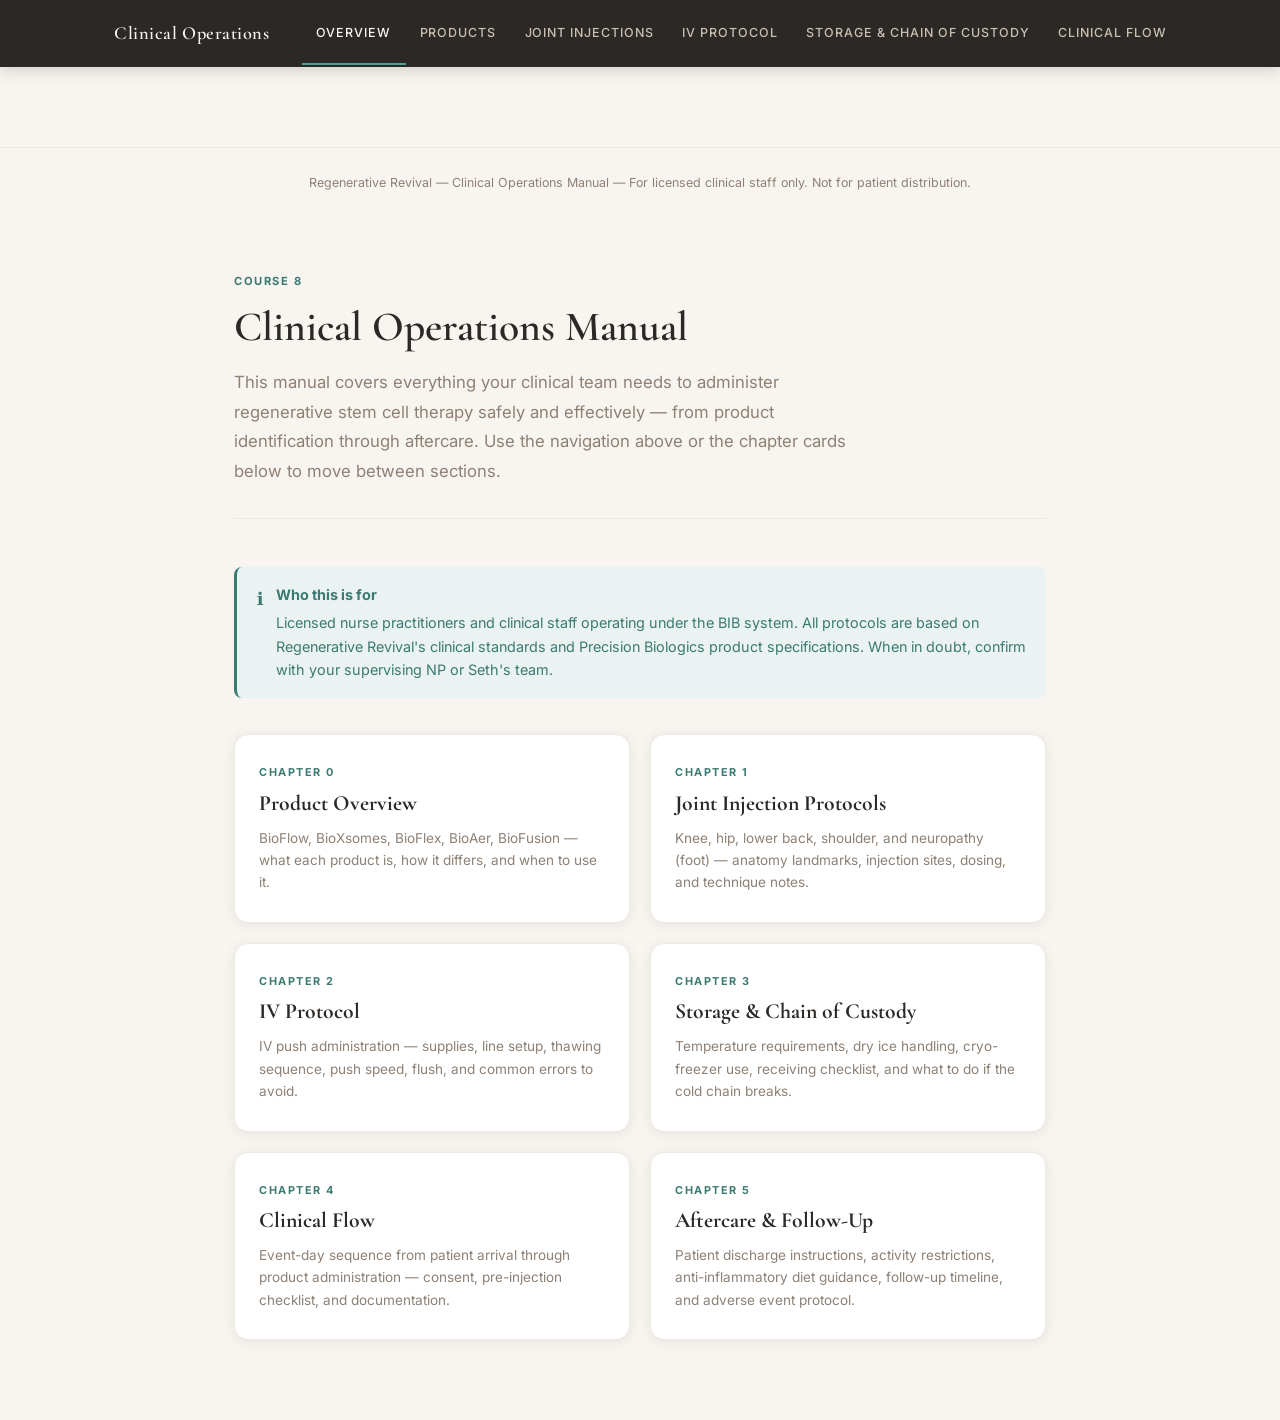
<file: index.html>
<!DOCTYPE html>
<html lang="en">
<head>
  <meta charset="UTF-8" />
  <meta name="viewport" content="width=device-width, initial-scale=1.0" />
  <title>Clinical Operations Manual</title>
  <link rel="preconnect" href="https://fonts.googleapis.com" />
  <link href="https://fonts.googleapis.com/css2?family=Cormorant+Garamond:wght@400;600;700&family=Inter:wght@400;500;600;700&display=swap" rel="stylesheet" />
  <link rel="icon" type="image/png" href="gsc-icon.png" />
  <link rel="stylesheet" href="styles.css" />
</head>
<body>
  <script src="nav.js"></script>

  <div class="page-wrap">

    <div class="page-header">
      <span class="chapter-label">Course 8</span>
      <h1 class="page-title">Clinical Operations Manual</h1>
      <p class="page-intro">
        This manual covers everything your clinical team needs to administer regenerative stem cell therapy safely and effectively — from product identification through aftercare. Use the navigation above or the chapter cards below to move between sections.
      </p>
    </div>

    <div class="callout info">
      <span class="callout-icon">ℹ️</span>
      <div>
        <strong>Who this is for</strong>
        Licensed nurse practitioners and clinical staff operating under the BIB system. All protocols are based on Regenerative Revival's clinical standards and Precision Biologics product specifications. When in doubt, confirm with your supervising NP or Seth's team.
      </div>
    </div>

    <div class="chapter-grid">

      <a class="chapter-card" href="ch0-products.html">
        <div class="ch-num">Chapter 0</div>
        <h3>Product Overview</h3>
        <p>BioFlow, BioXsomes, BioFlex, BioAer, BioFusion — what each product is, how it differs, and when to use it.</p>
      </a>

      <a class="chapter-card" href="ch1-joints.html">
        <div class="ch-num">Chapter 1</div>
        <h3>Joint Injection Protocols</h3>
        <p>Knee, hip, lower back, shoulder, and neuropathy (foot) — anatomy landmarks, injection sites, dosing, and technique notes.</p>
      </a>

      <a class="chapter-card" href="ch2-iv.html">
        <div class="ch-num">Chapter 2</div>
        <h3>IV Protocol</h3>
        <p>IV push administration — supplies, line setup, thawing sequence, push speed, flush, and common errors to avoid.</p>
      </a>

      <a class="chapter-card" href="ch3-storage.html">
        <div class="ch-num">Chapter 3</div>
        <h3>Storage &amp; Chain of Custody</h3>
        <p>Temperature requirements, dry ice handling, cryo-freezer use, receiving checklist, and what to do if the cold chain breaks.</p>
      </a>

      <a class="chapter-card" href="ch4-clinical.html">
        <div class="ch-num">Chapter 4</div>
        <h3>Clinical Flow</h3>
        <p>Event-day sequence from patient arrival through product administration — consent, pre-injection checklist, and documentation.</p>
      </a>

      <a class="chapter-card" href="ch5-aftercare.html">
        <div class="ch-num">Chapter 5</div>
        <h3>Aftercare &amp; Follow-Up</h3>
        <p>Patient discharge instructions, activity restrictions, anti-inflammatory diet guidance, follow-up timeline, and adverse event protocol.</p>
      </a>

    </div>

  </div>
</body>
</html>
</file>
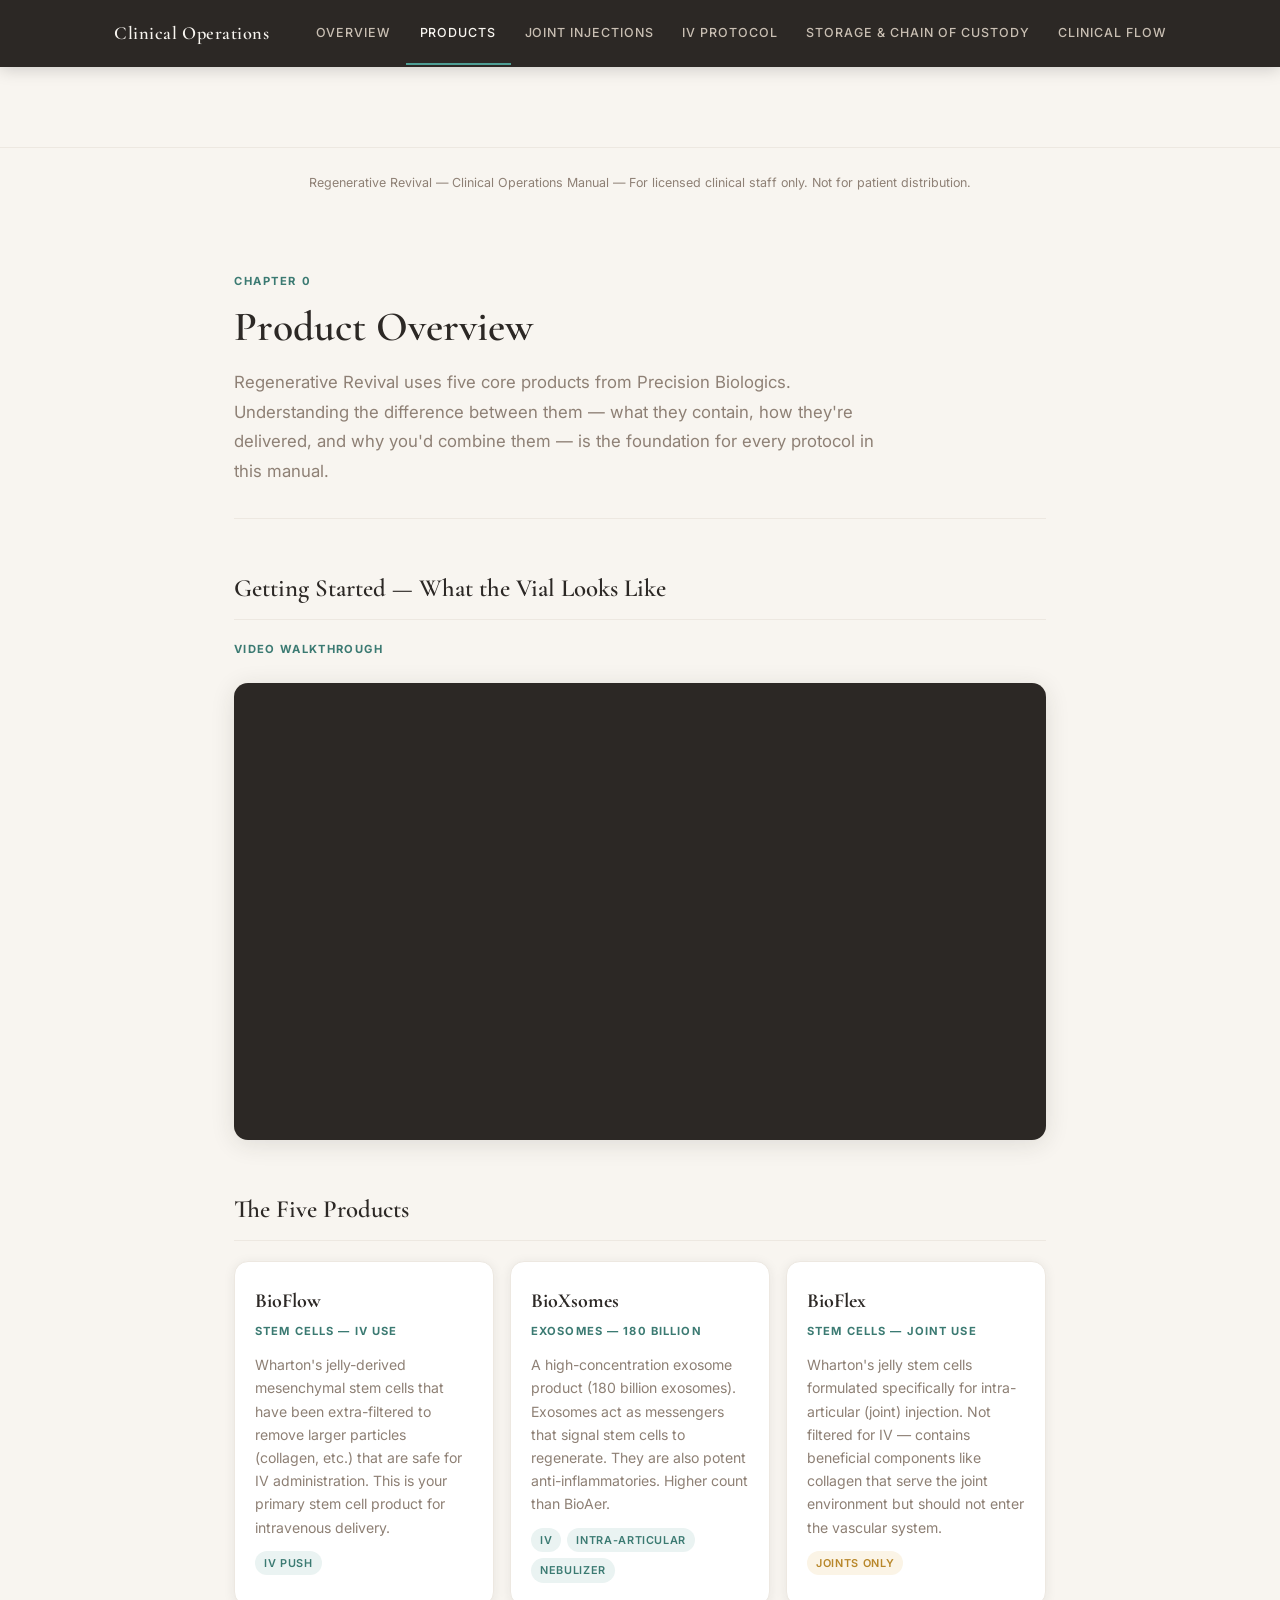
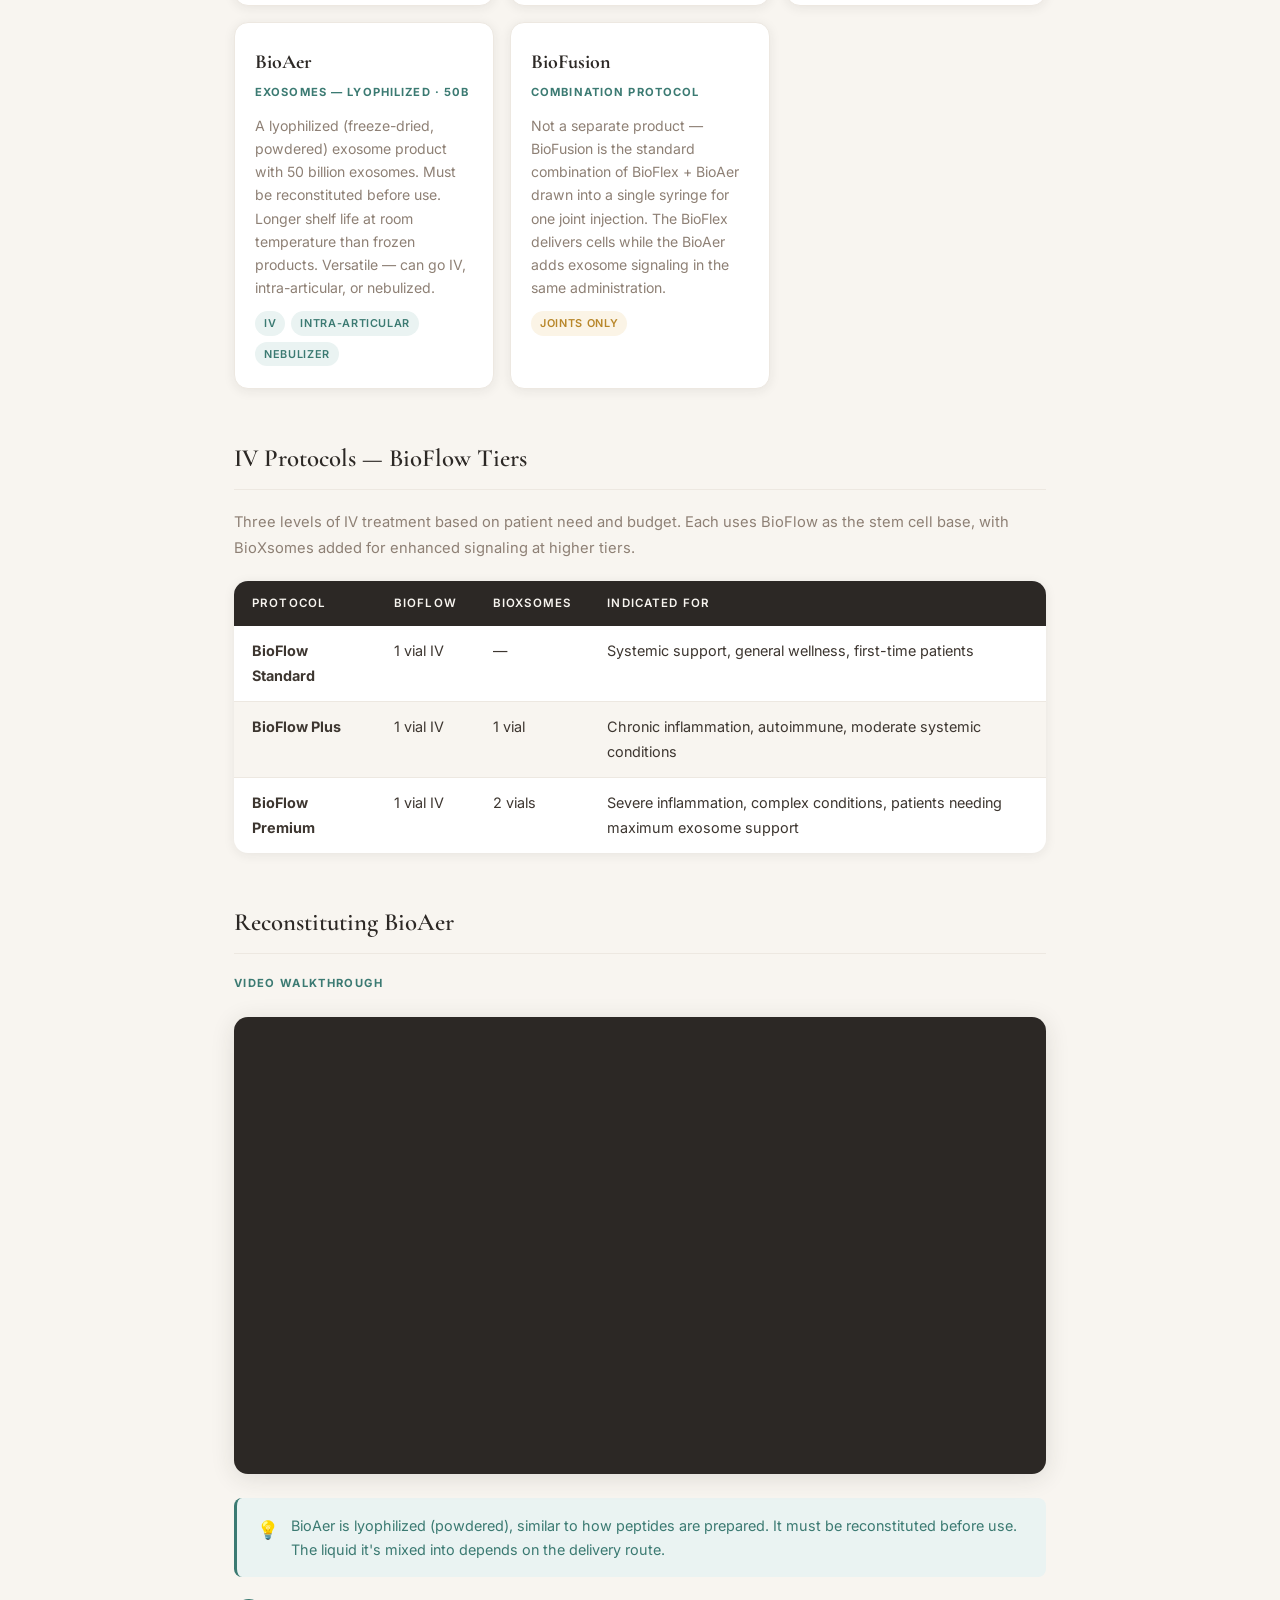
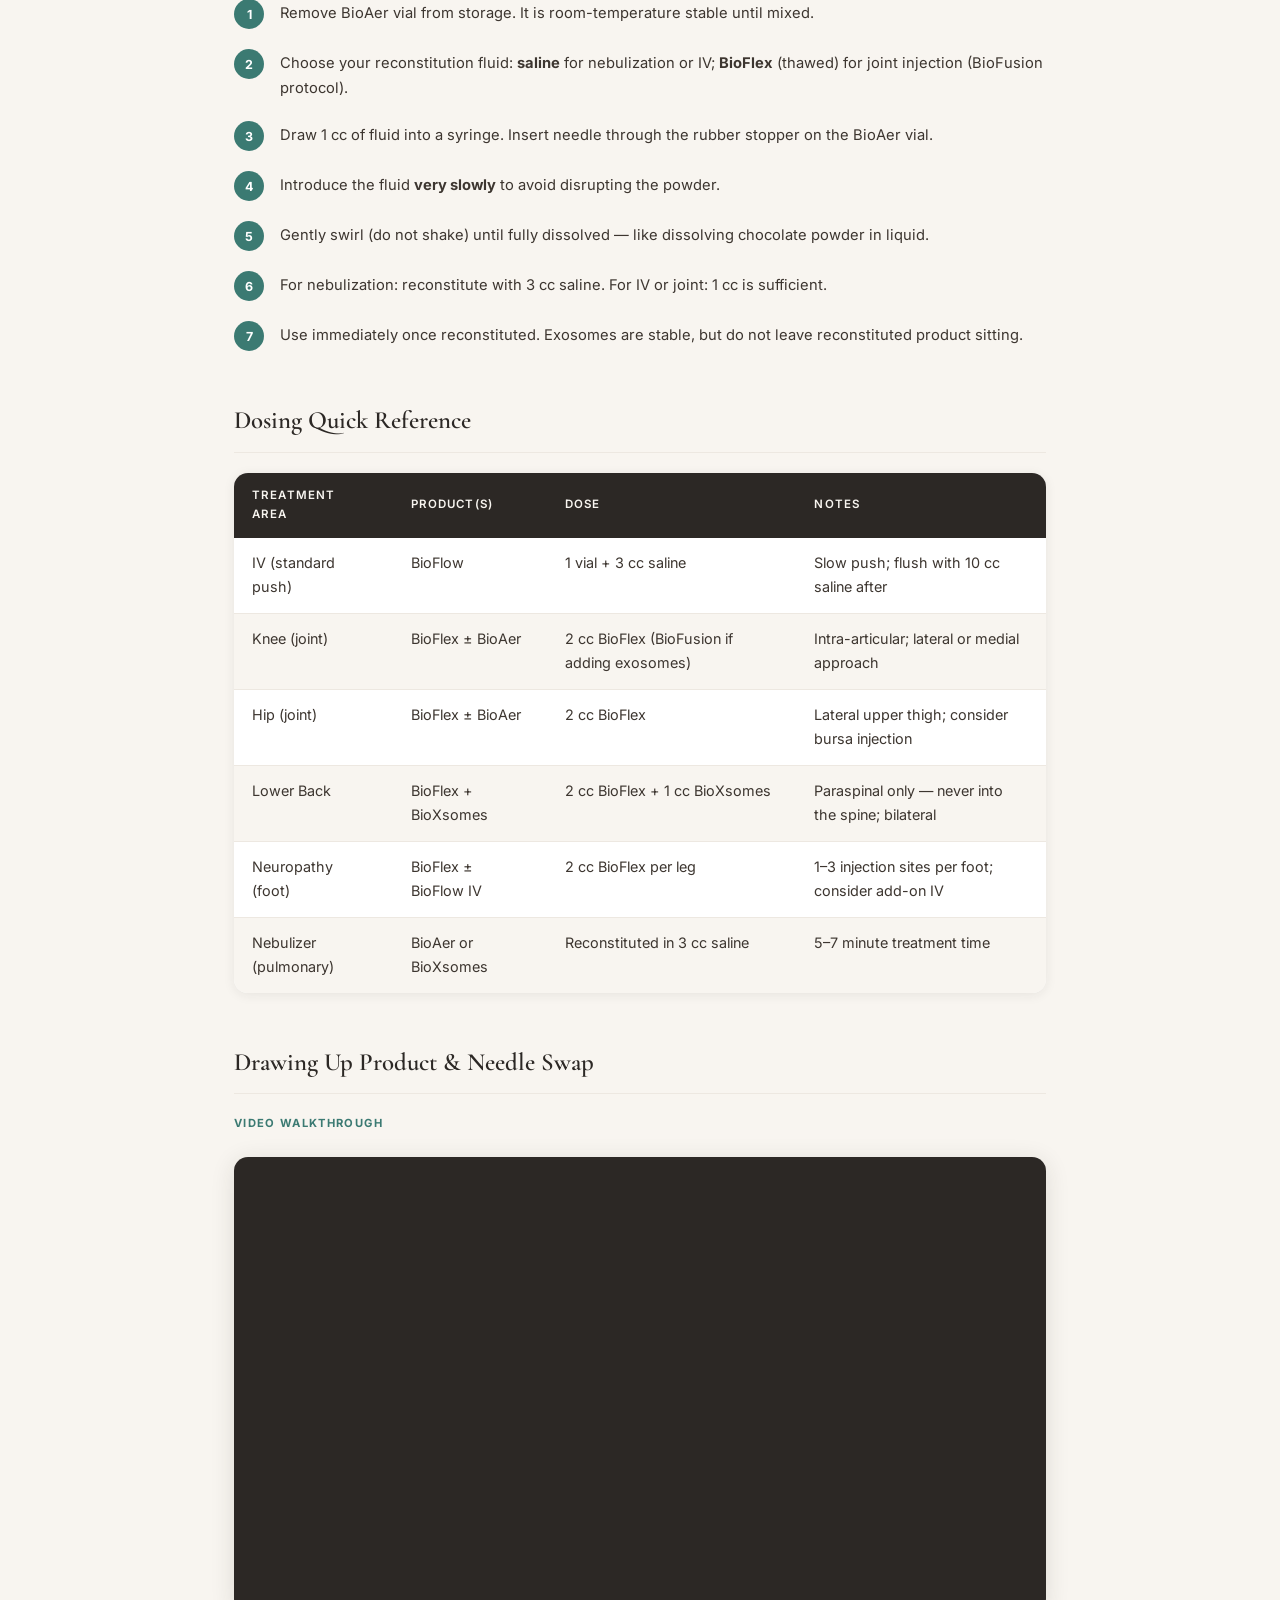
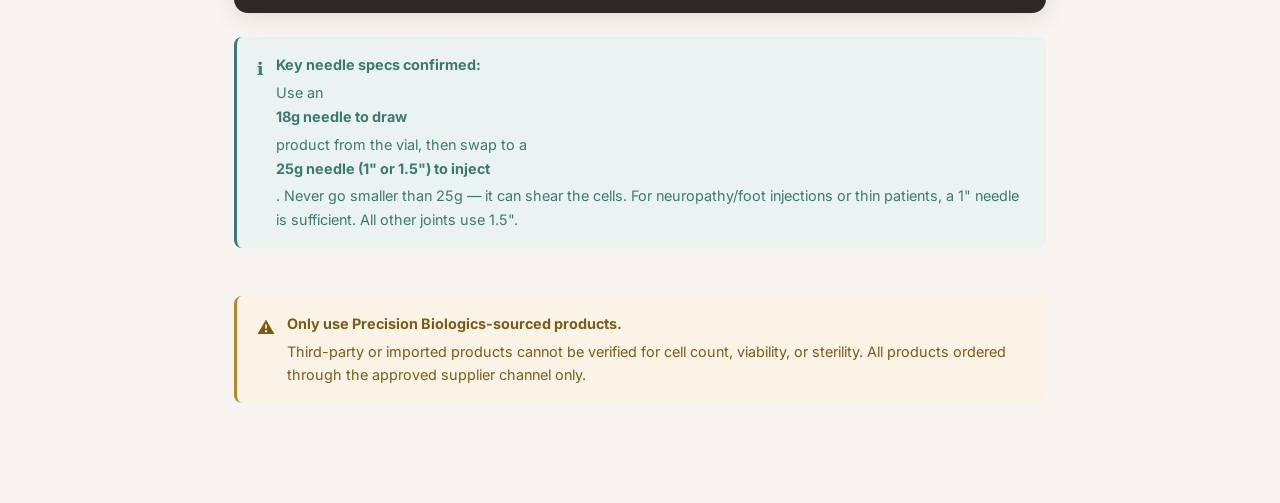
<file: ch0-products.html>
<!DOCTYPE html>
<html lang="en">
<head>
  <meta charset="UTF-8" />
  <meta name="viewport" content="width=device-width, initial-scale=1.0" />
  <title>Product Overview — Clinical Operations</title>
  <link rel="preconnect" href="https://fonts.googleapis.com" />
  <link href="https://fonts.googleapis.com/css2?family=Cormorant+Garamond:wght@400;600;700&family=Inter:wght@400;500;600;700&display=swap" rel="stylesheet" />
  <link rel="icon" type="image/png" href="gsc-icon.png" />
  <link rel="stylesheet" href="styles.css" />
</head>
<body>
  <script src="nav.js"></script>

  <div class="page-wrap">

    <div class="page-header">
      <span class="chapter-label">Chapter 0</span>
      <h1 class="page-title">Product Overview</h1>
      <p class="page-intro">
        Regenerative Revival uses five core products from Precision Biologics. Understanding the difference between them — what they contain, how they're delivered, and why you'd combine them — is the foundation for every protocol in this manual.
      </p>
    </div>

    <!-- VIAL PROCEDURE VIDEO -->
    <div class="section">
      <h2 class="section-title">Getting Started — What the Vial Looks Like</h2>
      <p class="video-label">Video Walkthrough</p>
      <div class="video-wrap">
        <iframe src="https://player.vimeo.com/video/1210325007?h=c1da92af6a&autoplay=0&title=0&byline=0&portrait=0" allowfullscreen></iframe>
      </div>
    </div>

    <!-- PRODUCT CARDS -->
    <div class="section">
      <h2 class="section-title">The Five Products</h2>

      <div class="product-grid">

        <div class="product-card">
          <div class="prod-name">BioFlow</div>
          <div class="prod-type">Stem Cells — IV Use</div>
          <p>Wharton's jelly-derived mesenchymal stem cells that have been extra-filtered to remove larger particles (collagen, etc.) that are safe for IV administration. This is your primary stem cell product for intravenous delivery.</p>
          <div class="route-tags">
            <span class="tag">IV Push</span>
          </div>
        </div>

        <div class="product-card">
          <div class="prod-name">BioXsomes</div>
          <div class="prod-type">Exosomes — 180 Billion</div>
          <p>A high-concentration exosome product (180 billion exosomes). Exosomes act as messengers that signal stem cells to regenerate. They are also potent anti-inflammatories. Higher count than BioAer.</p>
          <div class="route-tags">
            <span class="tag">IV</span>
            <span class="tag">Intra-Articular</span>
            <span class="tag">Nebulizer</span>
          </div>
        </div>

        <div class="product-card">
          <div class="prod-name">BioFlex</div>
          <div class="prod-type">Stem Cells — Joint Use</div>
          <p>Wharton's jelly stem cells formulated specifically for intra-articular (joint) injection. Not filtered for IV — contains beneficial components like collagen that serve the joint environment but should not enter the vascular system.</p>
          <div class="route-tags">
            <span class="tag gold">Joints Only</span>
          </div>
        </div>

        <div class="product-card">
          <div class="prod-name">BioAer</div>
          <div class="prod-type">Exosomes — Lyophilized · 50B</div>
          <p>A lyophilized (freeze-dried, powdered) exosome product with 50 billion exosomes. Must be reconstituted before use. Longer shelf life at room temperature than frozen products. Versatile — can go IV, intra-articular, or nebulized.</p>
          <div class="route-tags">
            <span class="tag">IV</span>
            <span class="tag">Intra-Articular</span>
            <span class="tag">Nebulizer</span>
          </div>
        </div>

        <div class="product-card">
          <div class="prod-name">BioFusion</div>
          <div class="prod-type">Combination Protocol</div>
          <p>Not a separate product — BioFusion is the standard combination of BioFlex + BioAer drawn into a single syringe for one joint injection. The BioFlex delivers cells while the BioAer adds exosome signaling in the same administration.</p>
          <div class="route-tags">
            <span class="tag gold">Joints Only</span>
          </div>
        </div>

      </div>
    </div>

    <!-- IV PROTOCOLS TIERS -->
    <div class="section">
      <h2 class="section-title">IV Protocols — BioFlow Tiers</h2>
      <p style="font-size:0.92rem; color:var(--stone-500); margin-bottom:20px;">
        Three levels of IV treatment based on patient need and budget. Each uses BioFlow as the stem cell base, with BioXsomes added for enhanced signaling at higher tiers.
      </p>

      <table class="dose-table">
        <thead>
          <tr>
            <th>Protocol</th>
            <th>BioFlow</th>
            <th>BioXsomes</th>
            <th>Indicated For</th>
          </tr>
        </thead>
        <tbody>
          <tr>
            <td><strong>BioFlow Standard</strong></td>
            <td>1 vial IV</td>
            <td>—</td>
            <td>Systemic support, general wellness, first-time patients</td>
          </tr>
          <tr>
            <td><strong>BioFlow Plus</strong></td>
            <td>1 vial IV</td>
            <td>1 vial</td>
            <td>Chronic inflammation, autoimmune, moderate systemic conditions</td>
          </tr>
          <tr>
            <td><strong>BioFlow Premium</strong></td>
            <td>1 vial IV</td>
            <td>2 vials</td>
            <td>Severe inflammation, complex conditions, patients needing maximum exosome support</td>
          </tr>
        </tbody>
      </table>
    </div>

    <!-- RECONSTITUTING BIOAER -->
    <div class="section">
      <h2 class="section-title">Reconstituting BioAer</h2>
      <p class="video-label">Video Walkthrough</p>
      <div class="video-wrap">
        <iframe src="https://player.vimeo.com/video/1210324397?h=0adc931b0e&autoplay=0&title=0&byline=0&portrait=0" allowfullscreen></iframe>
      </div>

      <div class="callout info">
        <span class="callout-icon">💡</span>
        <div>BioAer is lyophilized (powdered), similar to how peptides are prepared. It must be reconstituted before use. The liquid it's mixed into depends on the delivery route.</div>
      </div>

      <ol class="step-list">
        <li><p>Remove BioAer vial from storage. It is room-temperature stable until mixed.</p></li>
        <li><p>Choose your reconstitution fluid: <strong>saline</strong> for nebulization or IV; <strong>BioFlex</strong> (thawed) for joint injection (BioFusion protocol).</p></li>
        <li><p>Draw 1 cc of fluid into a syringe. Insert needle through the rubber stopper on the BioAer vial.</p></li>
        <li><p>Introduce the fluid <strong>very slowly</strong> to avoid disrupting the powder.</p></li>
        <li><p>Gently swirl (do not shake) until fully dissolved — like dissolving chocolate powder in liquid.</p></li>
        <li><p>For nebulization: reconstitute with 3 cc saline. For IV or joint: 1 cc is sufficient.</p></li>
        <li><p>Use immediately once reconstituted. Exosomes are stable, but do not leave reconstituted product sitting.</p></li>
      </ol>
    </div>

    <!-- DOSING QUICK REFERENCE -->
    <div class="section">
      <h2 class="section-title">Dosing Quick Reference</h2>

      <table class="dose-table">
        <thead>
          <tr>
            <th>Treatment Area</th>
            <th>Product(s)</th>
            <th>Dose</th>
            <th>Notes</th>
          </tr>
        </thead>
        <tbody>
          <tr>
            <td>IV (standard push)</td>
            <td>BioFlow</td>
            <td>1 vial + 3 cc saline</td>
            <td>Slow push; flush with 10 cc saline after</td>
          </tr>
          <tr>
            <td>Knee (joint)</td>
            <td>BioFlex ± BioAer</td>
            <td>2 cc BioFlex (BioFusion if adding exosomes)</td>
            <td>Intra-articular; lateral or medial approach</td>
          </tr>
          <tr>
            <td>Hip (joint)</td>
            <td>BioFlex ± BioAer</td>
            <td>2 cc BioFlex</td>
            <td>Lateral upper thigh; consider bursa injection</td>
          </tr>
          <tr>
            <td>Lower Back</td>
            <td>BioFlex + BioXsomes</td>
            <td>2 cc BioFlex + 1 cc BioXsomes</td>
            <td>Paraspinal only — never into the spine; bilateral</td>
          </tr>
          <tr>
            <td>Neuropathy (foot)</td>
            <td>BioFlex ± BioFlow IV</td>
            <td>2 cc BioFlex per leg</td>
            <td>1–3 injection sites per foot; consider add-on IV</td>
          </tr>
          <tr>
            <td>Nebulizer (pulmonary)</td>
            <td>BioAer or BioXsomes</td>
            <td>Reconstituted in 3 cc saline</td>
            <td>5–7 minute treatment time</td>
          </tr>
        </tbody>
      </table>
    </div>

    <!-- DRAWING PRODUCT VIDEO -->
    <div class="section">
      <h2 class="section-title">Drawing Up Product &amp; Needle Swap</h2>
      <p class="video-label">Video Walkthrough</p>
      <div class="video-wrap">
        <iframe src="https://player.vimeo.com/video/1210324395?h=7f142ab6fd&autoplay=0&title=0&byline=0&portrait=0" allowfullscreen></iframe>
      </div>
      <div class="callout info" style="margin-top:16px;">
        <span class="callout-icon">ℹ️</span>
        <div>
          <strong>Key needle specs confirmed:</strong> Use an <strong>18g needle to draw</strong> product from the vial, then swap to a <strong>25g needle (1" or 1.5") to inject</strong>. Never go smaller than 25g — it can shear the cells. For neuropathy/foot injections or thin patients, a 1" needle is sufficient. All other joints use 1.5".
        </div>
      </div>
    </div>

    <div class="callout warning">
      <span class="callout-icon">⚠️</span>
      <div>
        <strong>Only use Precision Biologics-sourced products.</strong>
        Third-party or imported products cannot be verified for cell count, viability, or sterility. All products ordered through the approved supplier channel only.
      </div>
    </div>

  </div>
</body>
</html>
</file>
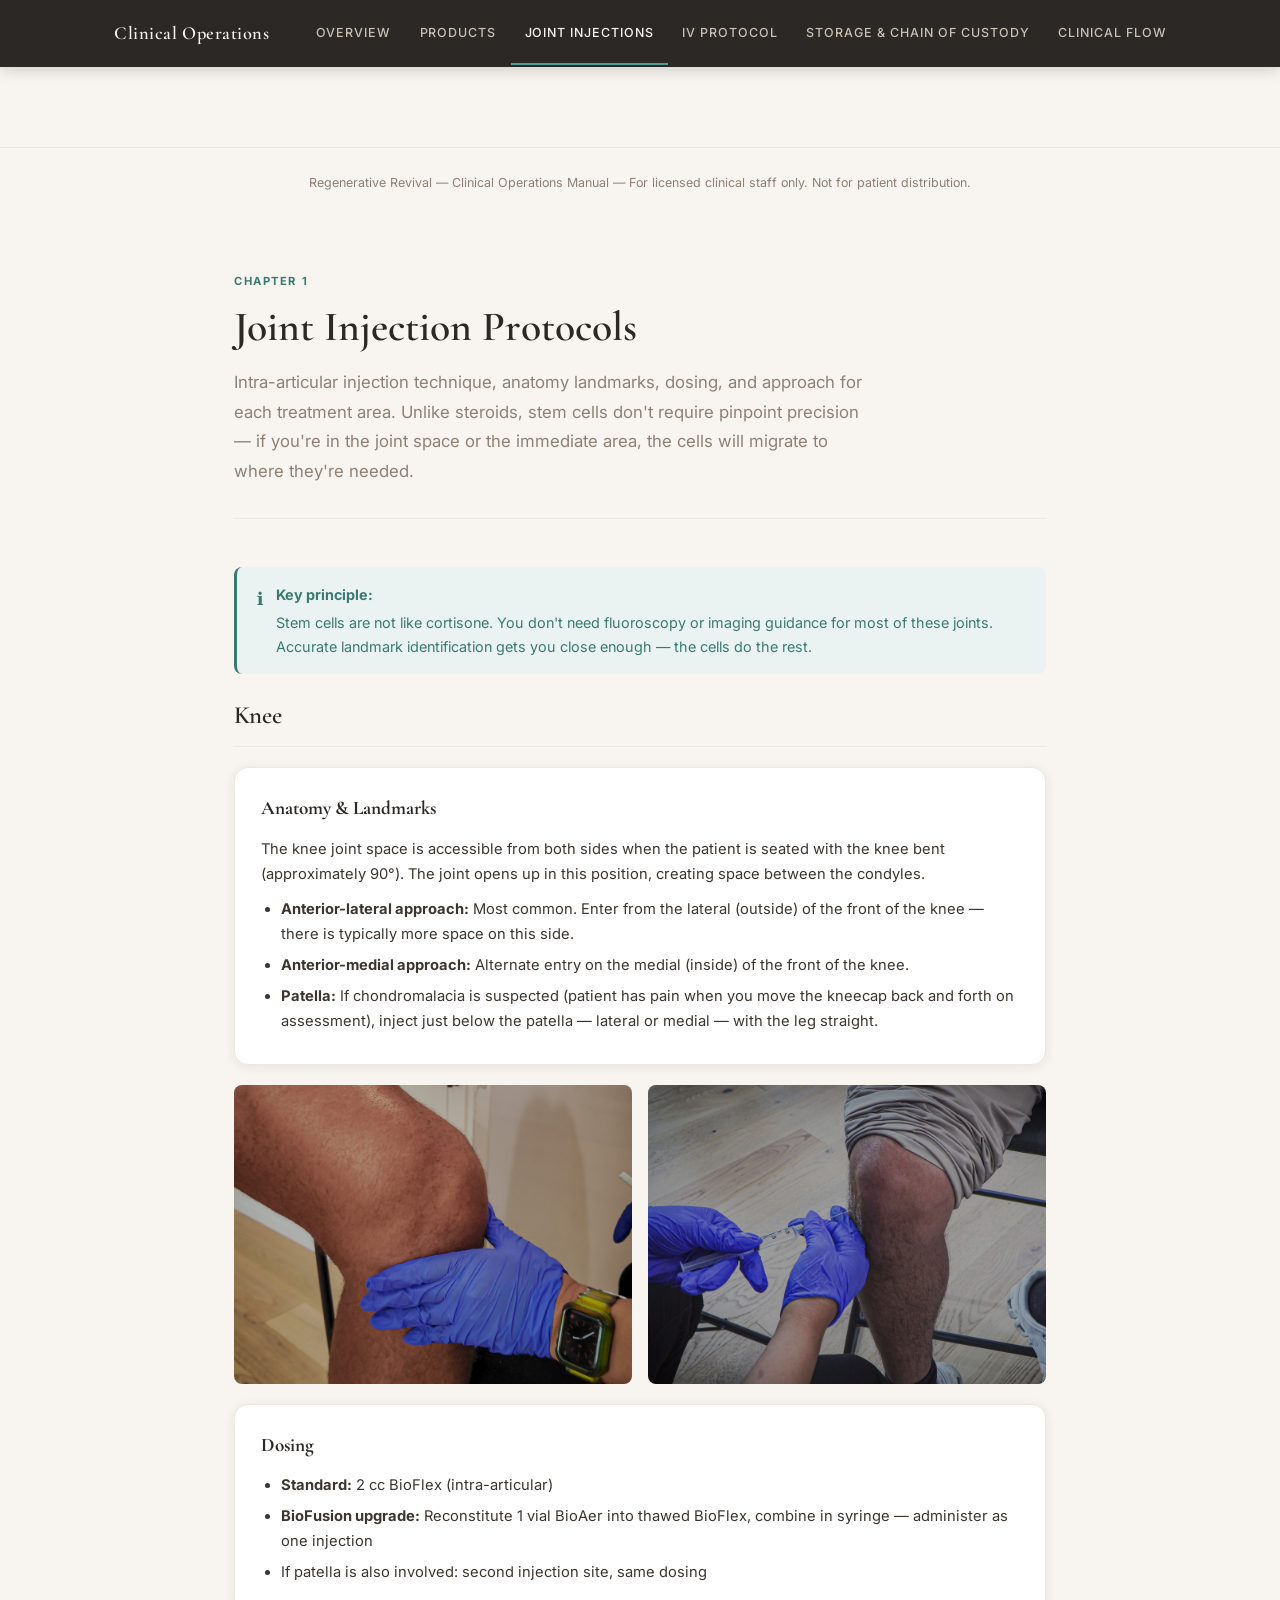
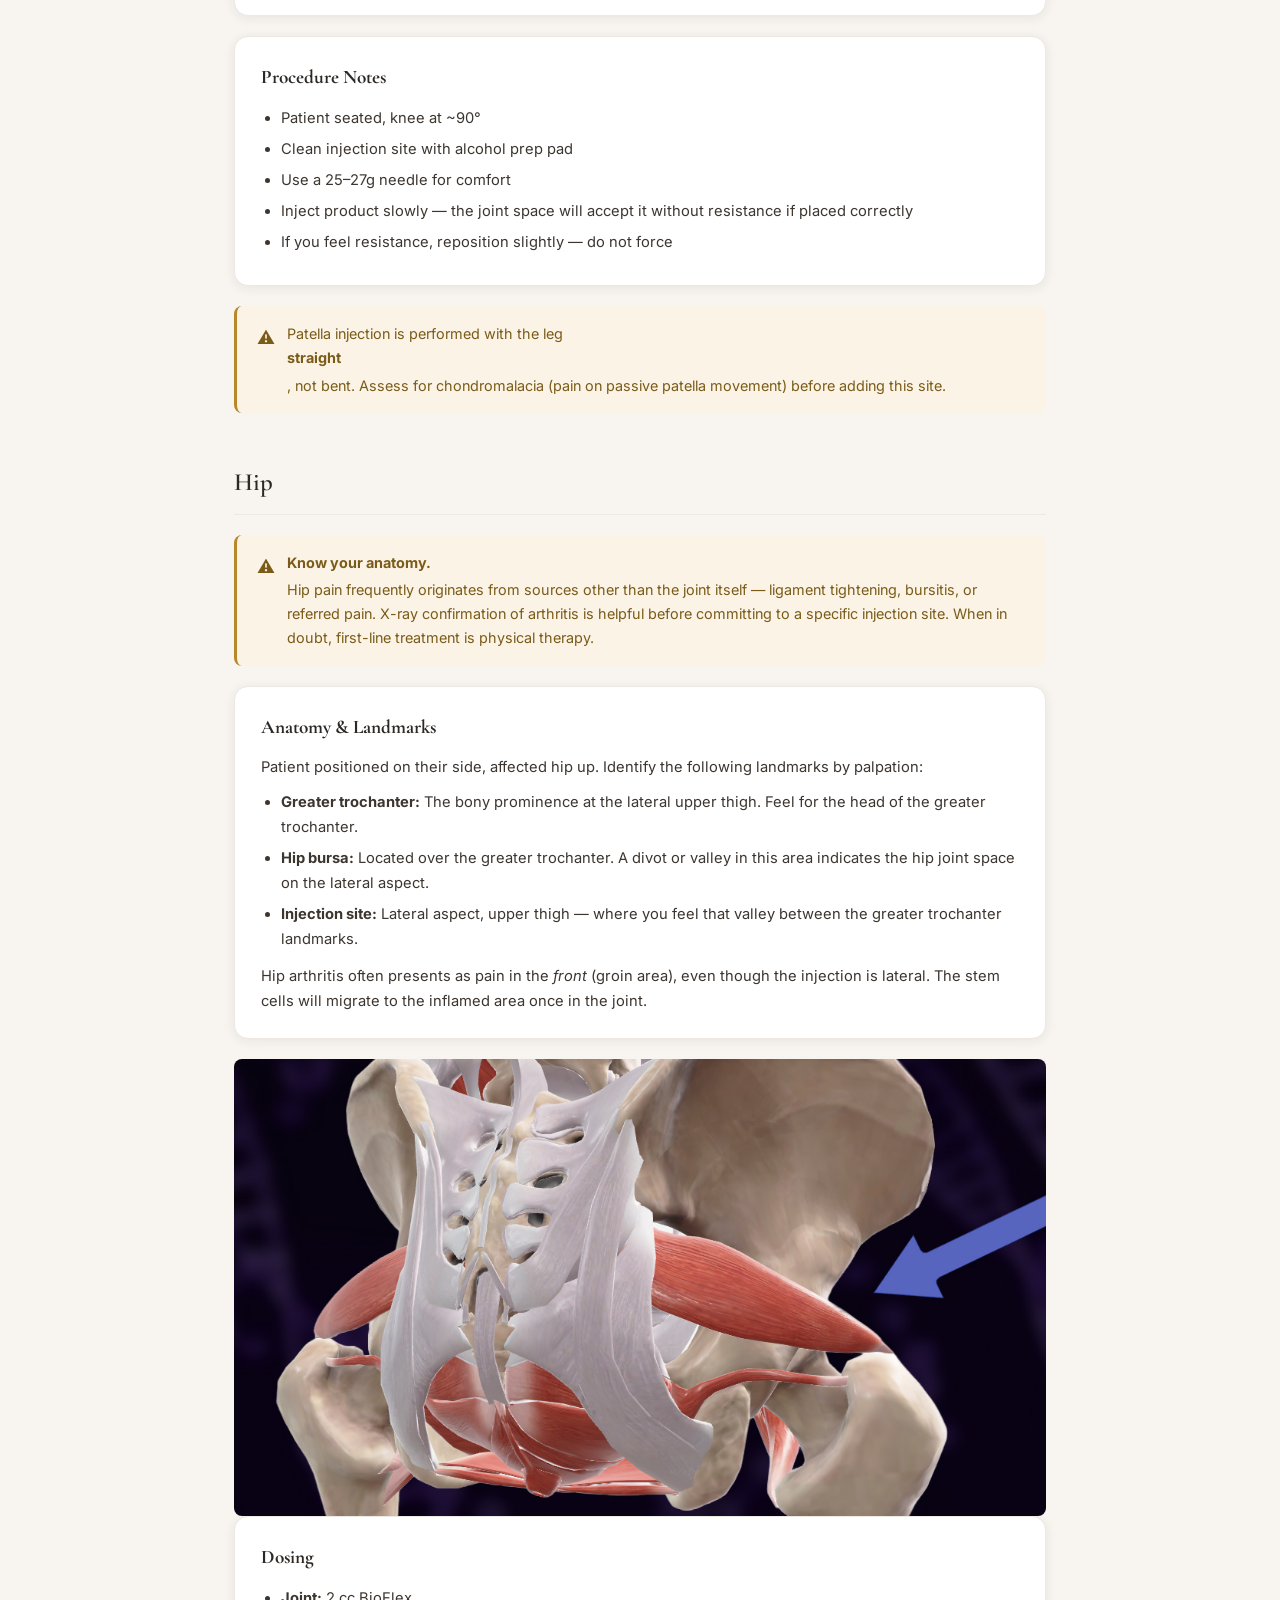
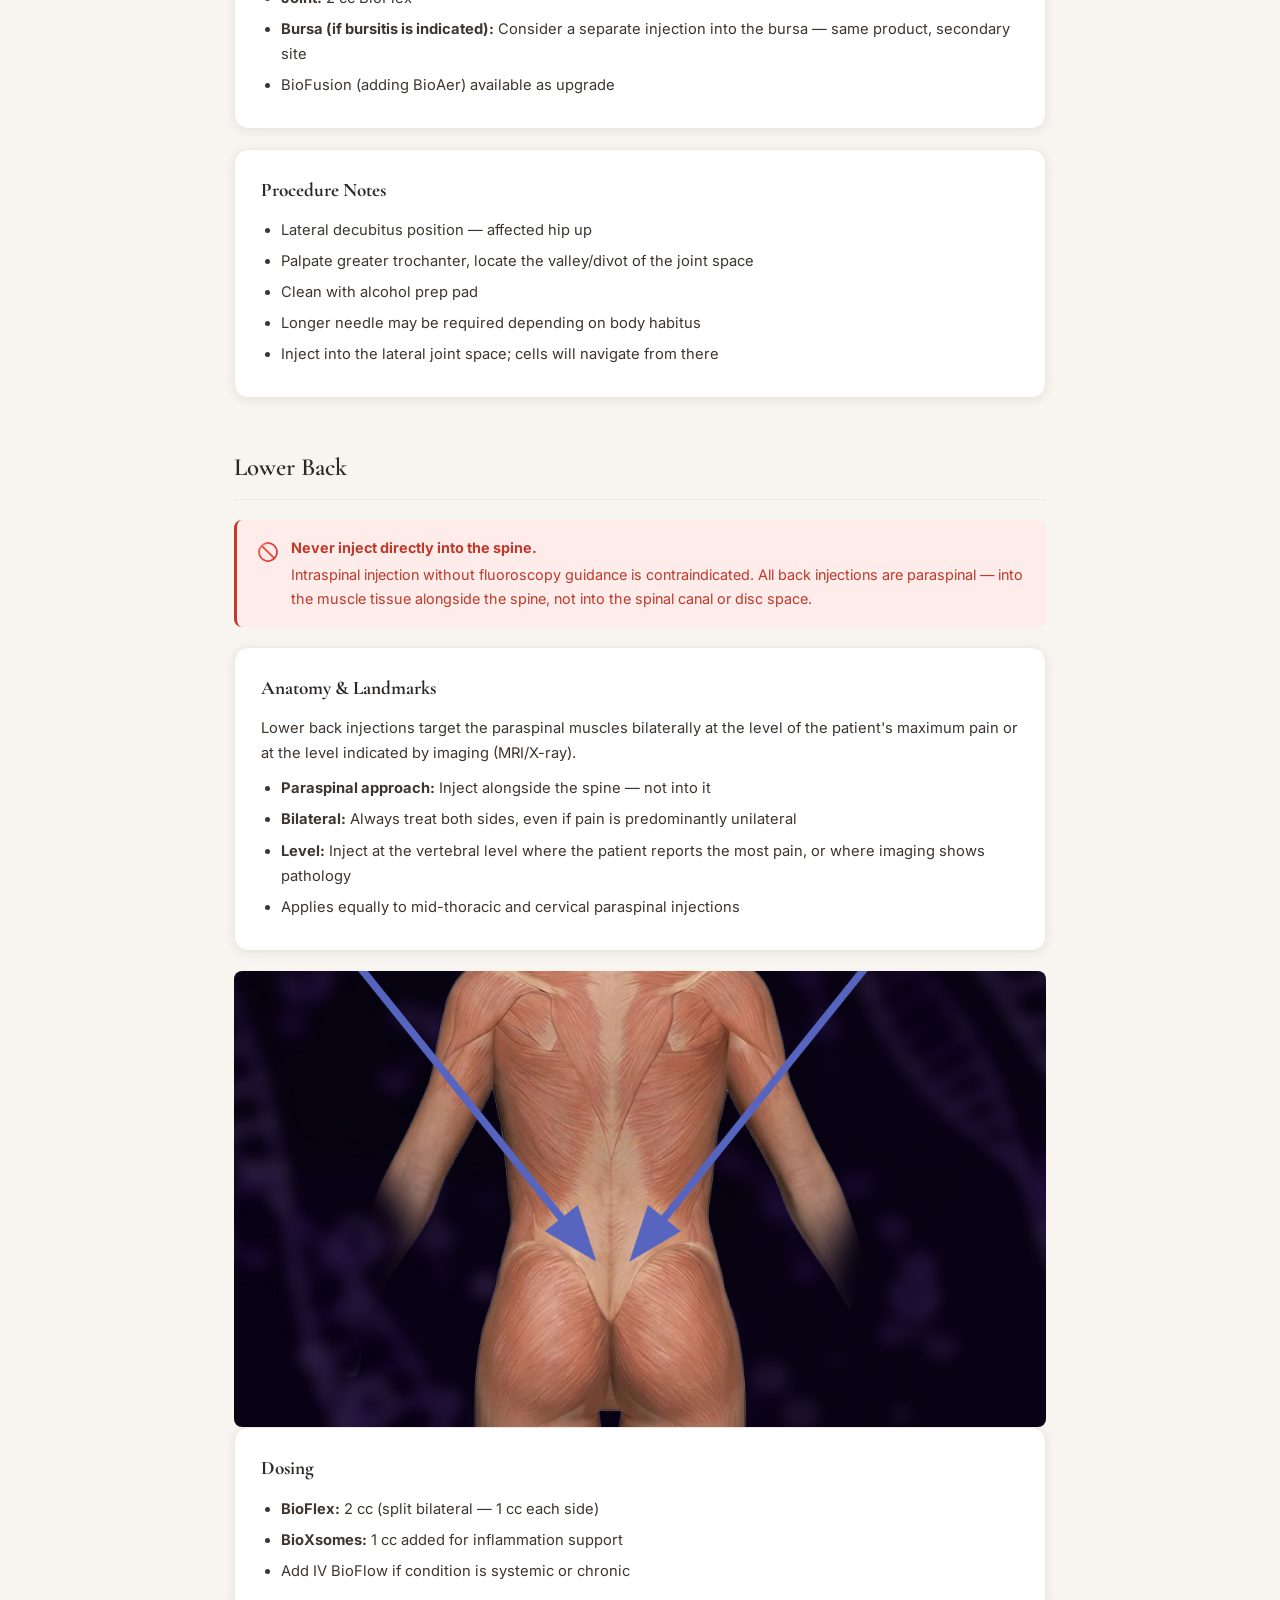
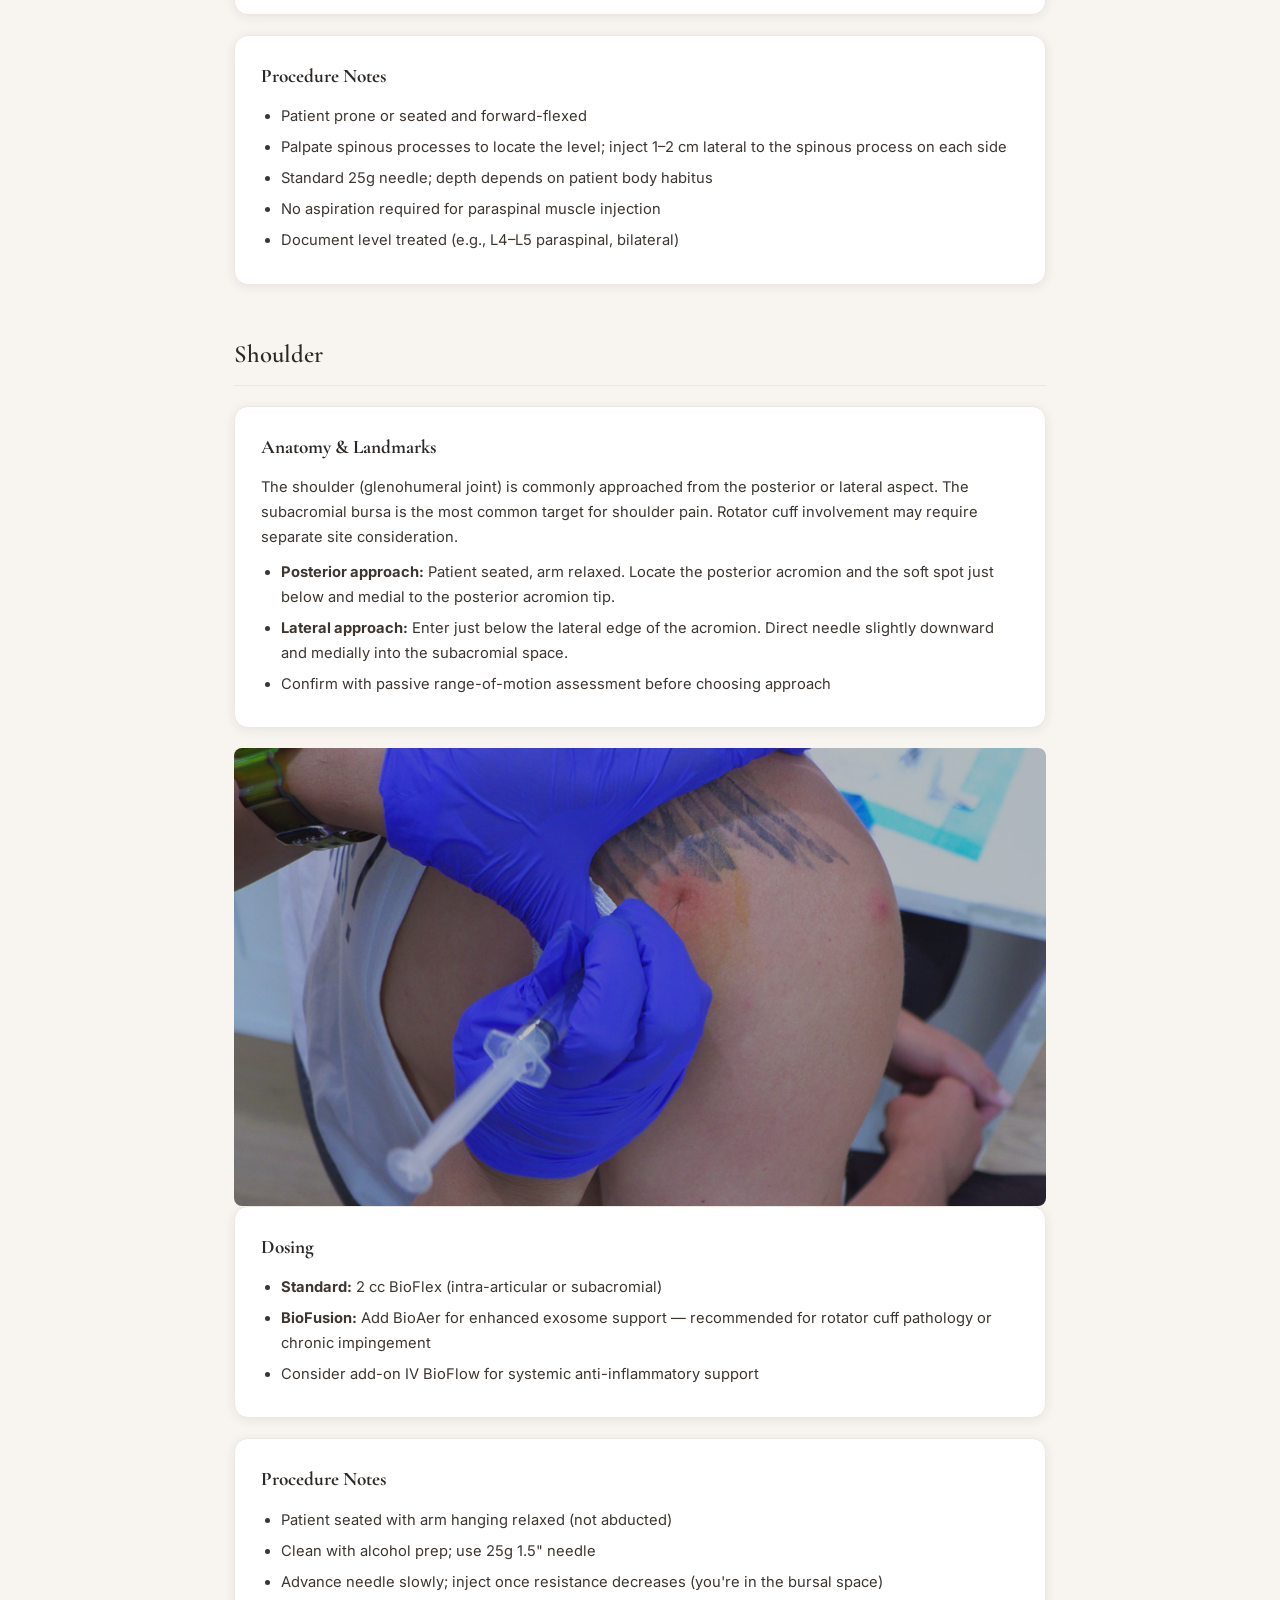
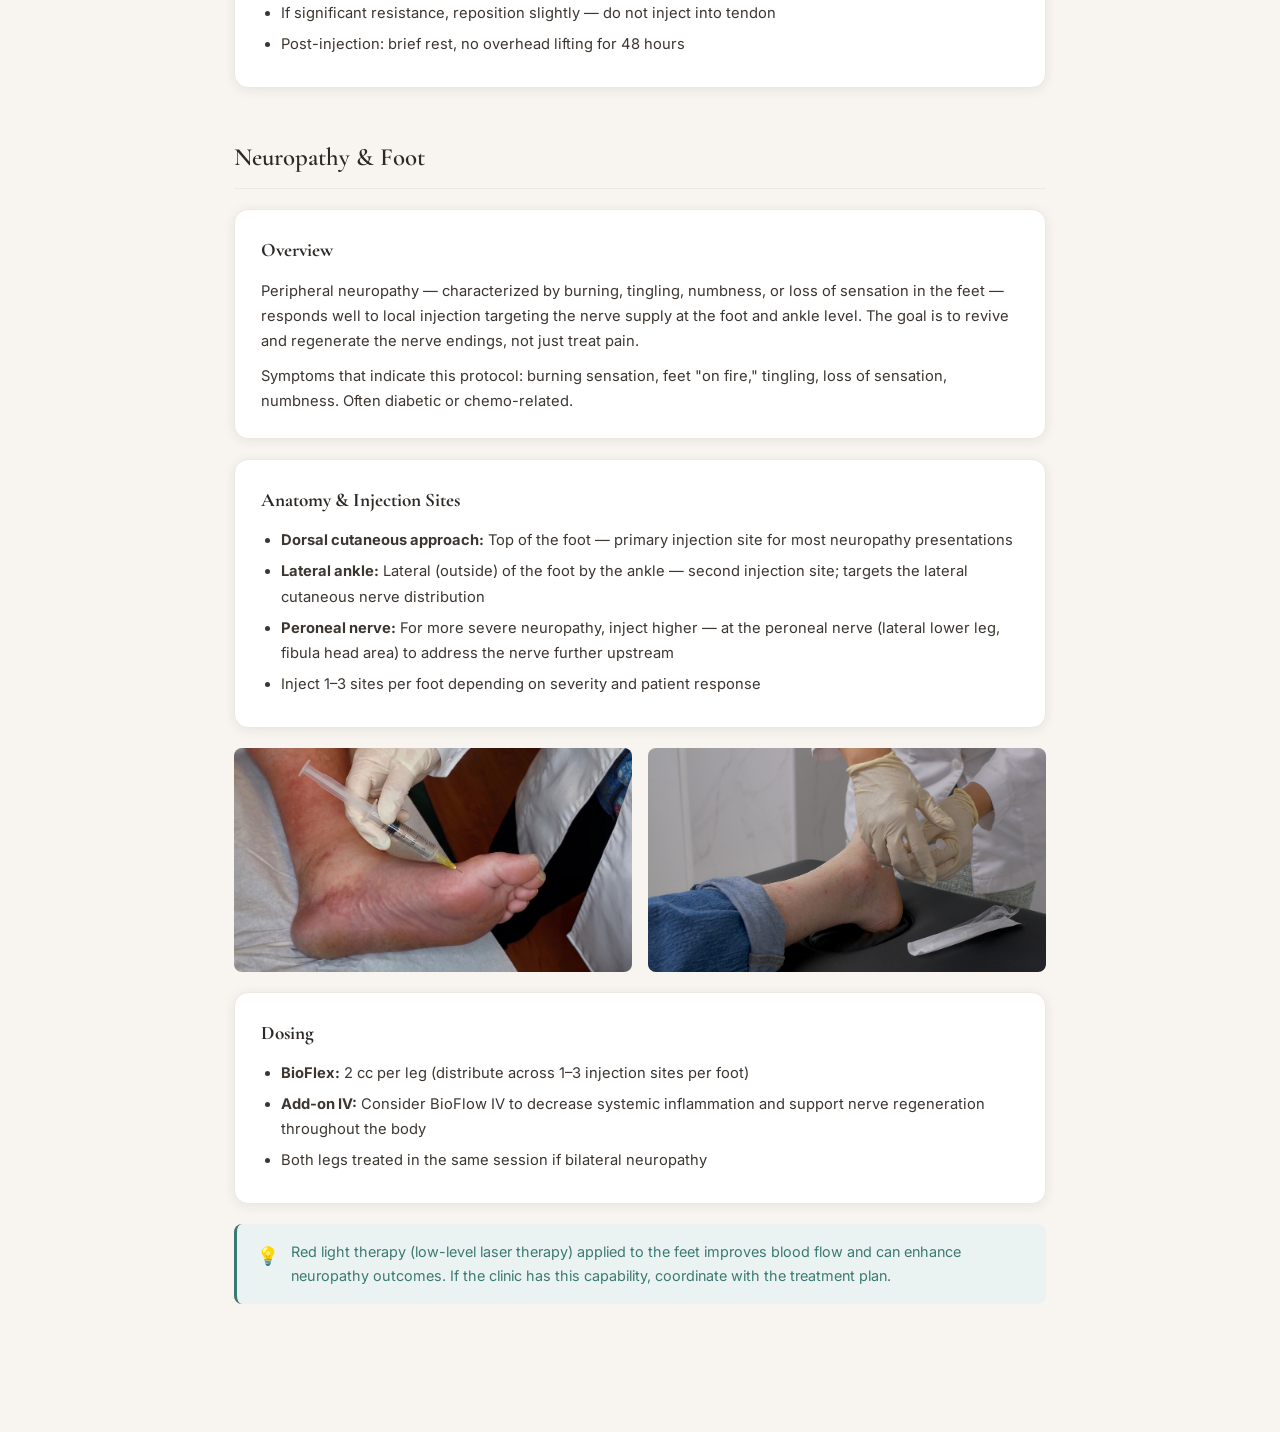
<file: ch1-joints.html>
<!DOCTYPE html>
<html lang="en">
<head>
  <meta charset="UTF-8" />
  <meta name="viewport" content="width=device-width, initial-scale=1.0" />
  <title>Joint Injection Protocols — Clinical Operations</title>
  <link rel="preconnect" href="https://fonts.googleapis.com" />
  <link href="https://fonts.googleapis.com/css2?family=Cormorant+Garamond:wght@400;600;700&family=Inter:wght@400;500;600;700&display=swap" rel="stylesheet" />
  <link rel="icon" type="image/png" href="gsc-icon.png" />
  <link rel="stylesheet" href="styles.css" />
</head>
<body>
  <script src="nav.js"></script>

  <div class="page-wrap">

    <div class="page-header">
      <span class="chapter-label">Chapter 1</span>
      <h1 class="page-title">Joint Injection Protocols</h1>
      <p class="page-intro">
        Intra-articular injection technique, anatomy landmarks, dosing, and approach for each treatment area. Unlike steroids, stem cells don't require pinpoint precision — if you're in the joint space or the immediate area, the cells will migrate to where they're needed.
      </p>
    </div>

    <div class="callout info">
      <span class="callout-icon">ℹ️</span>
      <div>
        <strong>Key principle:</strong> Stem cells are not like cortisone. You don't need fluoroscopy or imaging guidance for most of these joints. Accurate landmark identification gets you close enough — the cells do the rest.
      </div>
    </div>

    <!-- KNEE -->
    <div class="section">
      <h2 class="section-title">Knee</h2>

      <div class="info-card">
        <h3>Anatomy &amp; Landmarks</h3>
        <p>The knee joint space is accessible from both sides when the patient is seated with the knee bent (approximately 90°). The joint opens up in this position, creating space between the condyles.</p>
        <ul style="margin-top:10px;">
          <li><strong>Anterior-lateral approach:</strong> Most common. Enter from the lateral (outside) of the front of the knee — there is typically more space on this side.</li>
          <li><strong>Anterior-medial approach:</strong> Alternate entry on the medial (inside) of the front of the knee.</li>
          <li><strong>Patella:</strong> If chondromalacia is suspected (patient has pain when you move the kneecap back and forth on assessment), inject just below the patella — lateral or medial — with the leg straight.</li>
        </ul>
      </div>

      <div class="img-pair">
        <div>
          <img src="knee-lateral-approach.jpg" alt="Knee injection — lateral approach showing needle placement at the anterior-lateral joint line with patient seated" style="width:100%;border-radius:8px;" />
        </div>
        <div>
          <img src="knee-injection-progress.jpg" alt="Knee injection in progress — intra-articular injection technique" style="width:100%;border-radius:8px;" />
        </div>
      </div>

      <div class="info-card">
        <h3>Dosing</h3>
        <ul>
          <li><strong>Standard:</strong> 2 cc BioFlex (intra-articular)</li>
          <li><strong>BioFusion upgrade:</strong> Reconstitute 1 vial BioAer into thawed BioFlex, combine in syringe — administer as one injection</li>
          <li>If patella is also involved: second injection site, same dosing</li>
        </ul>
      </div>

      <div class="info-card">
        <h3>Procedure Notes</h3>
        <ul>
          <li>Patient seated, knee at ~90°</li>
          <li>Clean injection site with alcohol prep pad</li>
          <li>Use a 25–27g needle for comfort</li>
          <li>Inject product slowly — the joint space will accept it without resistance if placed correctly</li>
          <li>If you feel resistance, reposition slightly — do not force</li>
        </ul>
      </div>

      <div class="callout warning">
        <span class="callout-icon">⚠️</span>
        <div>Patella injection is performed with the leg <strong>straight</strong>, not bent. Assess for chondromalacia (pain on passive patella movement) before adding this site.</div>
      </div>
    </div>

    <!-- HIP -->
    <div class="section">
      <h2 class="section-title">Hip</h2>

      <div class="callout warning">
        <span class="callout-icon">⚠️</span>
        <div>
          <strong>Know your anatomy.</strong> Hip pain frequently originates from sources other than the joint itself — ligament tightening, bursitis, or referred pain. X-ray confirmation of arthritis is helpful before committing to a specific injection site. When in doubt, first-line treatment is physical therapy.
        </div>
      </div>

      <div class="info-card">
        <h3>Anatomy &amp; Landmarks</h3>
        <p>Patient positioned on their side, affected hip up. Identify the following landmarks by palpation:</p>
        <ul style="margin-top:10px;">
          <li><strong>Greater trochanter:</strong> The bony prominence at the lateral upper thigh. Feel for the head of the greater trochanter.</li>
          <li><strong>Hip bursa:</strong> Located over the greater trochanter. A divot or valley in this area indicates the hip joint space on the lateral aspect.</li>
          <li><strong>Injection site:</strong> Lateral aspect, upper thigh — where you feel that valley between the greater trochanter landmarks.</li>
        </ul>
        <p style="margin-top:12px;">Hip arthritis often presents as pain in the <em>front</em> (groin area), even though the injection is lateral. The stem cells will migrate to the inflamed area once in the joint.</p>
      </div>

      <img src="hip-lateral-approach.jpg" alt="Hip injection — lateral approach showing greater trochanter and injection site in muscle above the trochanteric bursa" style="width:100%;border-radius:8px;" />

      <div class="info-card">
        <h3>Dosing</h3>
        <ul>
          <li><strong>Joint:</strong> 2 cc BioFlex</li>
          <li><strong>Bursa (if bursitis is indicated):</strong> Consider a separate injection into the bursa — same product, secondary site</li>
          <li>BioFusion (adding BioAer) available as upgrade</li>
        </ul>
      </div>

      <div class="info-card">
        <h3>Procedure Notes</h3>
        <ul>
          <li>Lateral decubitus position — affected hip up</li>
          <li>Palpate greater trochanter, locate the valley/divot of the joint space</li>
          <li>Clean with alcohol prep pad</li>
          <li>Longer needle may be required depending on body habitus</li>
          <li>Inject into the lateral joint space; cells will navigate from there</li>
        </ul>
      </div>
    </div>

    <!-- LOWER BACK -->
    <div class="section">
      <h2 class="section-title">Lower Back</h2>

      <div class="callout danger">
        <span class="callout-icon">🚫</span>
        <div>
          <strong>Never inject directly into the spine.</strong> Intraspinal injection without fluoroscopy guidance is contraindicated. All back injections are paraspinal — into the muscle tissue alongside the spine, not into the spinal canal or disc space.
        </div>
      </div>

      <div class="info-card">
        <h3>Anatomy &amp; Landmarks</h3>
        <p>Lower back injections target the paraspinal muscles bilaterally at the level of the patient's maximum pain or at the level indicated by imaging (MRI/X-ray).</p>
        <ul style="margin-top:10px;">
          <li><strong>Paraspinal approach:</strong> Inject alongside the spine — not into it</li>
          <li><strong>Bilateral:</strong> Always treat both sides, even if pain is predominantly unilateral</li>
          <li><strong>Level:</strong> Inject at the vertebral level where the patient reports the most pain, or where imaging shows pathology</li>
          <li>Applies equally to mid-thoracic and cervical paraspinal injections</li>
        </ul>
      </div>

      <img src="back-paraspinal-sites.jpg" alt="Lower back — bilateral paraspinal injection sites at L4-L5 level shown from posterior view" style="width:100%;border-radius:8px;" />

      <div class="info-card">
        <h3>Dosing</h3>
        <ul>
          <li><strong>BioFlex:</strong> 2 cc (split bilateral — 1 cc each side)</li>
          <li><strong>BioXsomes:</strong> 1 cc added for inflammation support</li>
          <li>Add IV BioFlow if condition is systemic or chronic</li>
        </ul>
      </div>

      <div class="info-card">
        <h3>Procedure Notes</h3>
        <ul>
          <li>Patient prone or seated and forward-flexed</li>
          <li>Palpate spinous processes to locate the level; inject 1–2 cm lateral to the spinous process on each side</li>
          <li>Standard 25g needle; depth depends on patient body habitus</li>
          <li>No aspiration required for paraspinal muscle injection</li>
          <li>Document level treated (e.g., L4–L5 paraspinal, bilateral)</li>
        </ul>
      </div>
    </div>

    <!-- SHOULDER -->
    <div class="section">
      <h2 class="section-title">Shoulder</h2>

      <div class="info-card">
        <h3>Anatomy &amp; Landmarks</h3>
        <p>The shoulder (glenohumeral joint) is commonly approached from the posterior or lateral aspect. The subacromial bursa is the most common target for shoulder pain. Rotator cuff involvement may require separate site consideration.</p>
        <ul style="margin-top:10px;">
          <li><strong>Posterior approach:</strong> Patient seated, arm relaxed. Locate the posterior acromion and the soft spot just below and medial to the posterior acromion tip.</li>
          <li><strong>Lateral approach:</strong> Enter just below the lateral edge of the acromion. Direct needle slightly downward and medially into the subacromial space.</li>
          <li>Confirm with passive range-of-motion assessment before choosing approach</li>
        </ul>
      </div>

      <img src="shoulder-subacromial-approach.jpg" alt="Shoulder injection — lateral approach showing needle entry below the acromion into the subacromial space" style="width:100%;border-radius:8px;" />

      <div class="info-card">
        <h3>Dosing</h3>
        <ul>
          <li><strong>Standard:</strong> 2 cc BioFlex (intra-articular or subacromial)</li>
          <li><strong>BioFusion:</strong> Add BioAer for enhanced exosome support — recommended for rotator cuff pathology or chronic impingement</li>
          <li>Consider add-on IV BioFlow for systemic anti-inflammatory support</li>
        </ul>
      </div>

      <div class="info-card">
        <h3>Procedure Notes</h3>
        <ul>
          <li>Patient seated with arm hanging relaxed (not abducted)</li>
          <li>Clean with alcohol prep; use 25g 1.5" needle</li>
          <li>Advance needle slowly; inject once resistance decreases (you're in the bursal space)</li>
          <li>If significant resistance, reposition slightly — do not inject into tendon</li>
          <li>Post-injection: brief rest, no overhead lifting for 48 hours</li>
        </ul>
      </div>
    </div>

    <!-- NEUROPATHY / FOOT -->
    <div class="section">
      <h2 class="section-title">Neuropathy &amp; Foot</h2>

      <div class="info-card">
        <h3>Overview</h3>
        <p>Peripheral neuropathy — characterized by burning, tingling, numbness, or loss of sensation in the feet — responds well to local injection targeting the nerve supply at the foot and ankle level. The goal is to revive and regenerate the nerve endings, not just treat pain.</p>
        <p style="margin-top:10px;">Symptoms that indicate this protocol: burning sensation, feet "on fire," tingling, loss of sensation, numbness. Often diabetic or chemo-related.</p>
      </div>

      <div class="info-card">
        <h3>Anatomy &amp; Injection Sites</h3>
        <ul>
          <li><strong>Dorsal cutaneous approach:</strong> Top of the foot — primary injection site for most neuropathy presentations</li>
          <li><strong>Lateral ankle:</strong> Lateral (outside) of the foot by the ankle — second injection site; targets the lateral cutaneous nerve distribution</li>
          <li><strong>Peroneal nerve:</strong> For more severe neuropathy, inject higher — at the peroneal nerve (lateral lower leg, fibula head area) to address the nerve further upstream</li>
          <li>Inject 1–3 sites per foot depending on severity and patient response</li>
        </ul>
      </div>

      <div class="img-pair">
        <div>
          <img src="foot-dorsal-injection.jpg" alt="Foot neuropathy injection — dorsal approach at top of foot targeting cutaneous nerve region" style="width:100%;border-radius:8px;" />
        </div>
        <div>
          <img src="foot-lateral-ankle.jpg" alt="Foot neuropathy injection — lateral ankle injection site" style="width:100%;border-radius:8px;" />
        </div>
      </div>

      <div class="info-card">
        <h3>Dosing</h3>
        <ul>
          <li><strong>BioFlex:</strong> 2 cc per leg (distribute across 1–3 injection sites per foot)</li>
          <li><strong>Add-on IV:</strong> Consider BioFlow IV to decrease systemic inflammation and support nerve regeneration throughout the body</li>
          <li>Both legs treated in the same session if bilateral neuropathy</li>
        </ul>
      </div>

      <div class="callout info">
        <span class="callout-icon">💡</span>
        <div>
          Red light therapy (low-level laser therapy) applied to the feet improves blood flow and can enhance neuropathy outcomes. If the clinic has this capability, coordinate with the treatment plan.
        </div>
      </div>
    </div>

  </div>
</body>
</html>
</file>
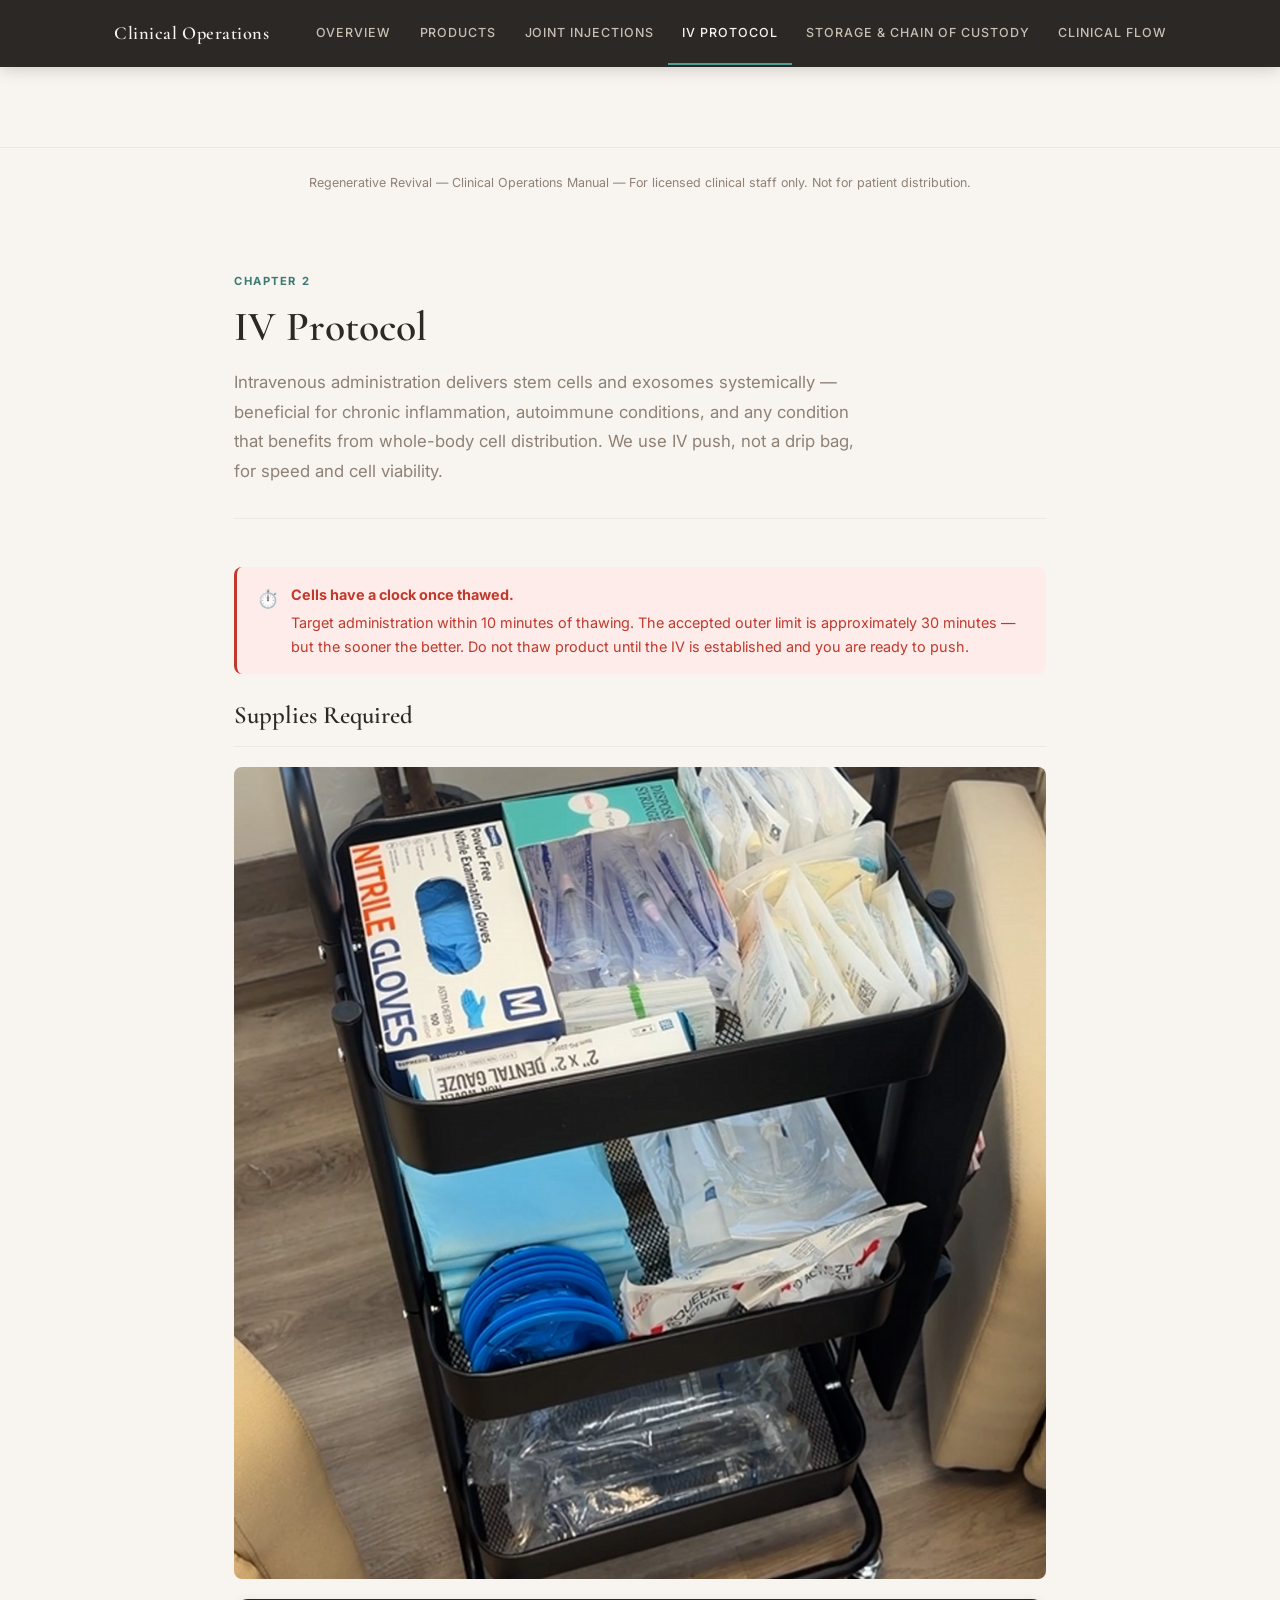
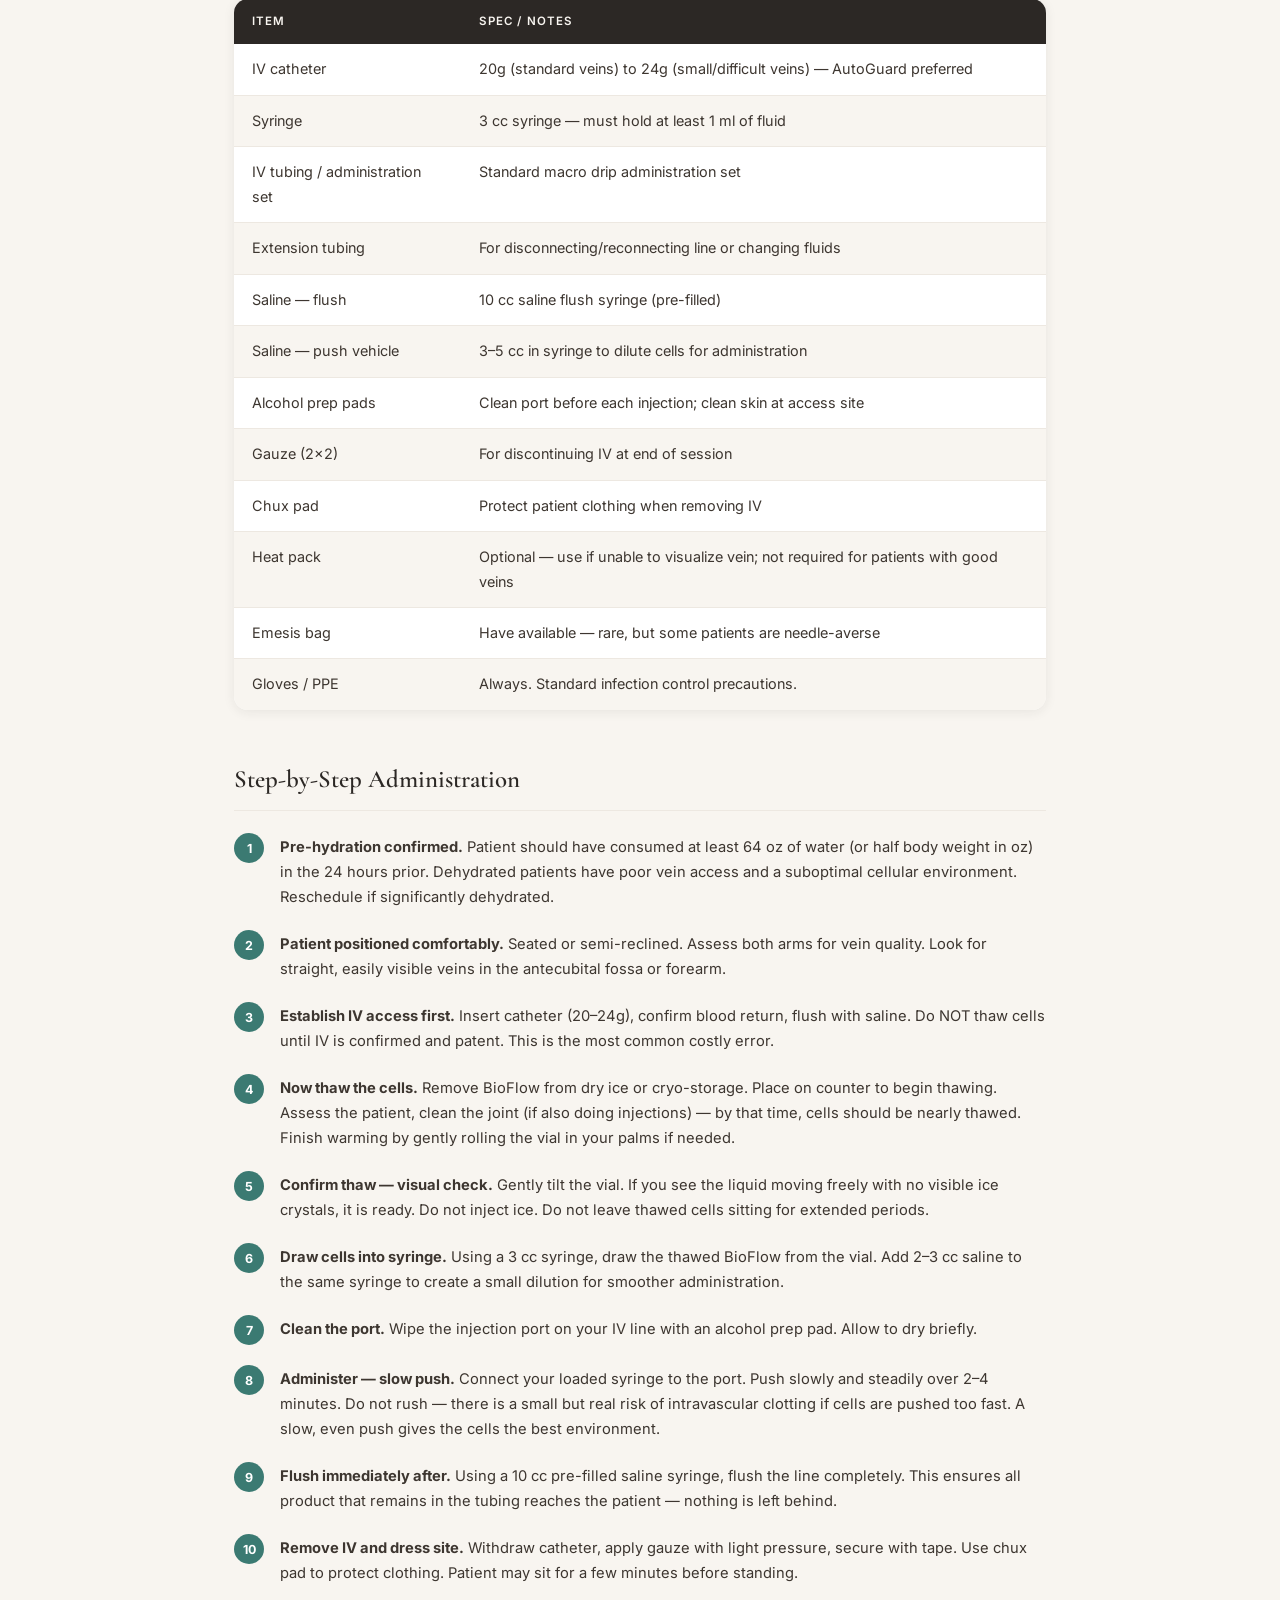
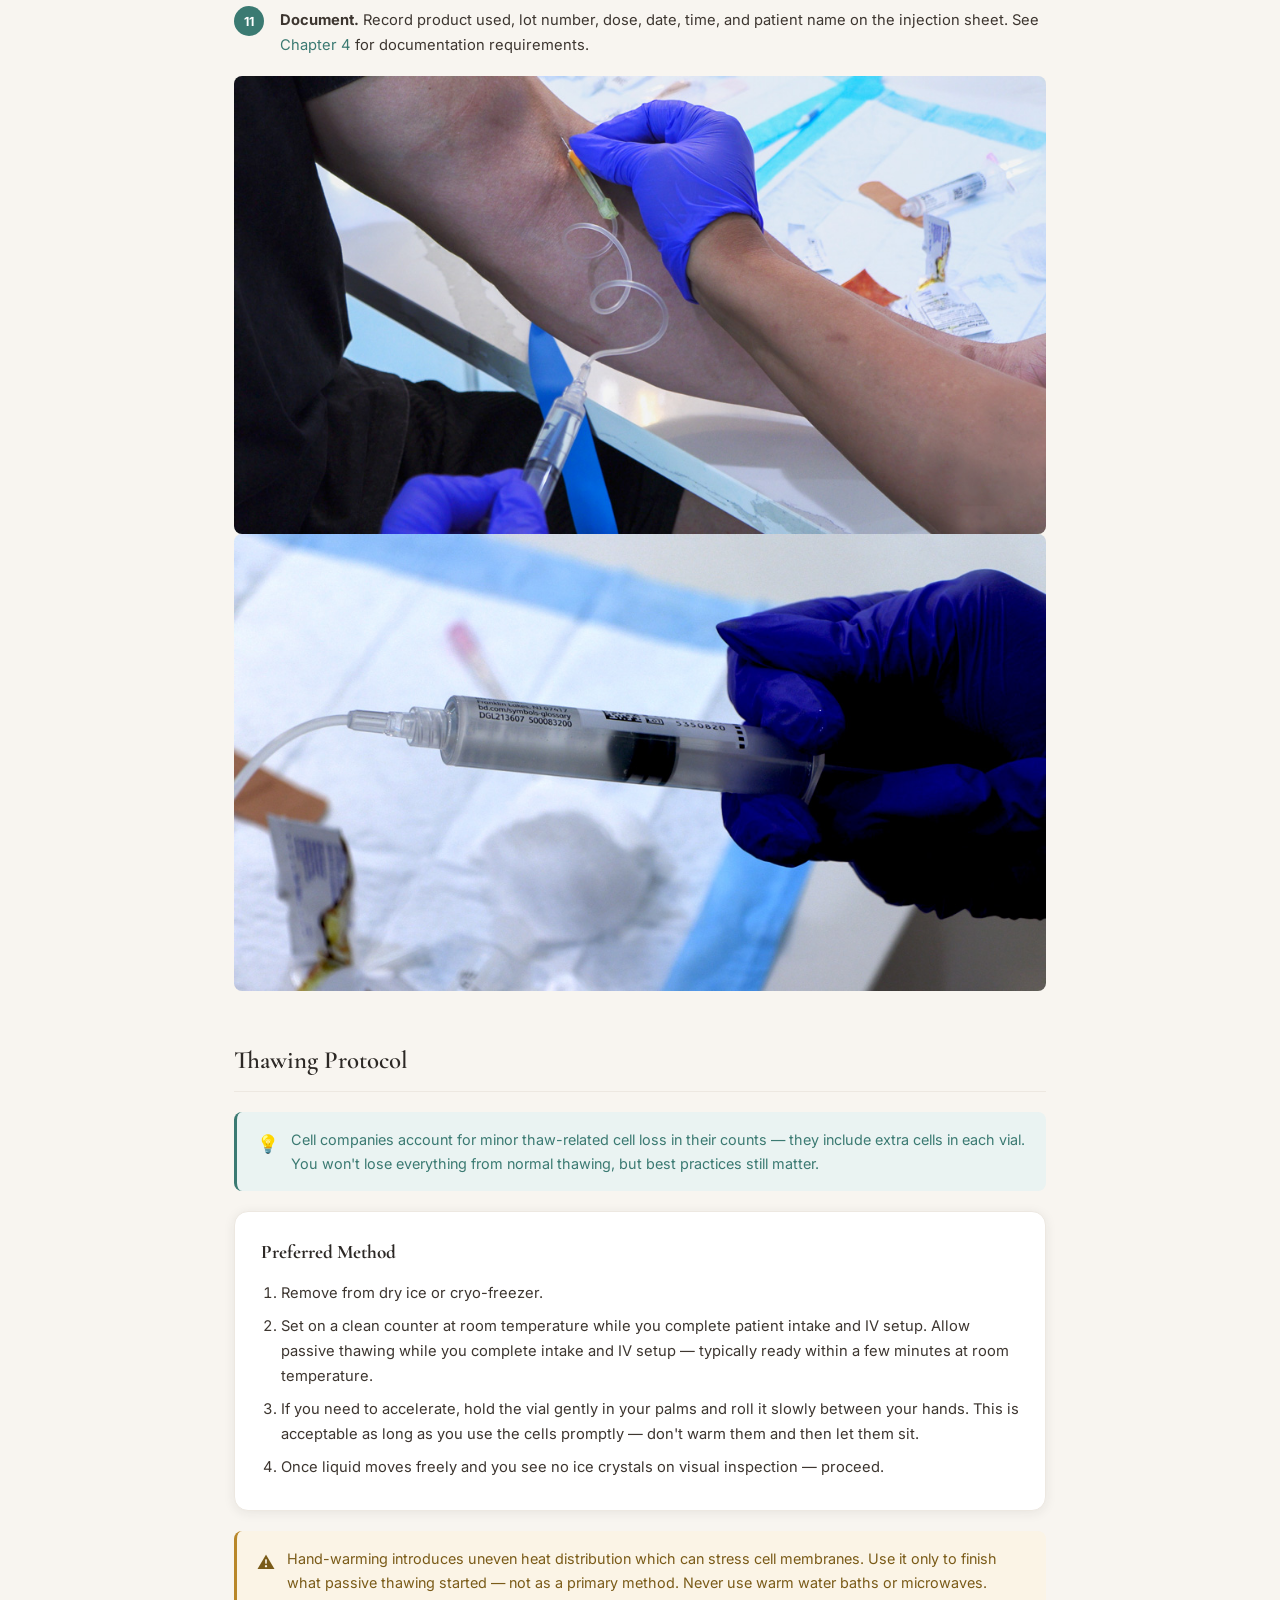
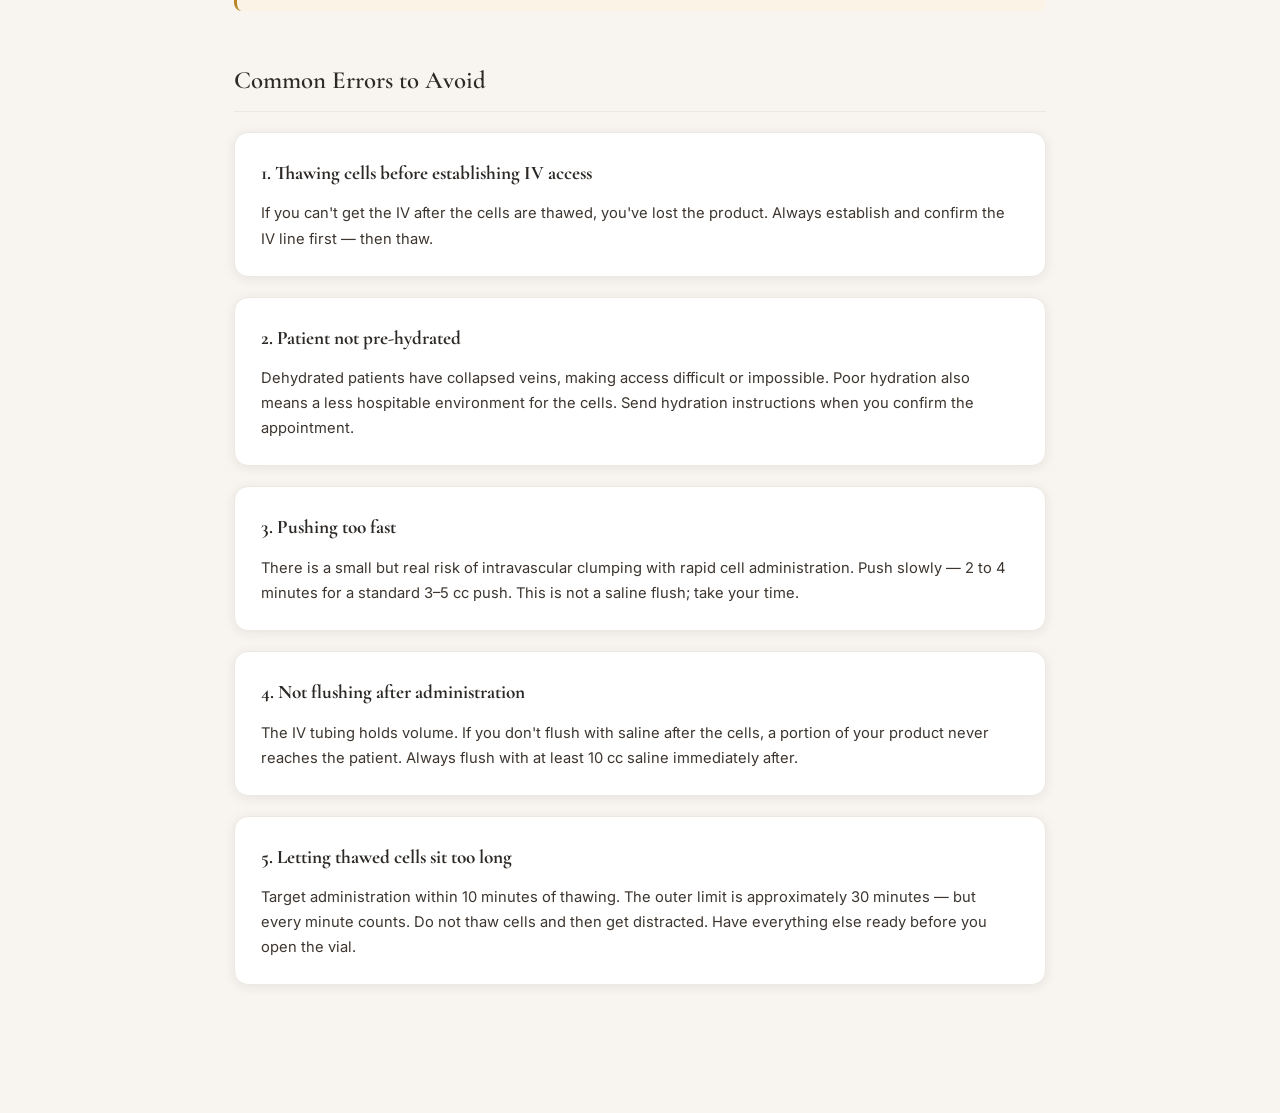
<file: ch2-iv.html>
<!DOCTYPE html>
<html lang="en">
<head>
  <meta charset="UTF-8" />
  <meta name="viewport" content="width=device-width, initial-scale=1.0" />
  <title>IV Protocol — Clinical Operations</title>
  <link rel="preconnect" href="https://fonts.googleapis.com" />
  <link href="https://fonts.googleapis.com/css2?family=Cormorant+Garamond:wght@400;600;700&family=Inter:wght@400;500;600;700&display=swap" rel="stylesheet" />
  <link rel="icon" type="image/png" href="gsc-icon.png" />
  <link rel="stylesheet" href="styles.css" />
</head>
<body>
  <script src="nav.js"></script>

  <div class="page-wrap">

    <div class="page-header">
      <span class="chapter-label">Chapter 2</span>
      <h1 class="page-title">IV Protocol</h1>
      <p class="page-intro">
        Intravenous administration delivers stem cells and exosomes systemically — beneficial for chronic inflammation, autoimmune conditions, and any condition that benefits from whole-body cell distribution. We use IV push, not a drip bag, for speed and cell viability.
      </p>
    </div>

    <!-- TIME CRITICAL CALLOUT -->
    <div class="callout danger">
      <span class="callout-icon">⏱️</span>
      <div>
        <strong>Cells have a clock once thawed.</strong> Target administration within 10 minutes of thawing. The accepted outer limit is approximately 30 minutes — but the sooner the better. Do not thaw product until the IV is established and you are ready to push.
      </div>
    </div>

    <!-- SUPPLIES -->
    <div class="section">
      <h2 class="section-title">Supplies Required</h2>

      <img src="iv-supply-cart.jpg" alt="IV supply cart — all required supplies for stem cell administration laid out" style="width:100%;border-radius:8px;" />

      <table class="dose-table" style="margin-top:20px;">
        <thead>
          <tr>
            <th>Item</th>
            <th>Spec / Notes</th>
          </tr>
        </thead>
        <tbody>
          <tr>
            <td>IV catheter</td>
            <td>20g (standard veins) to 24g (small/difficult veins) — AutoGuard preferred</td>
          </tr>
          <tr>
            <td>Syringe</td>
            <td>3 cc syringe — must hold at least 1 ml of fluid</td>
          </tr>
          <tr>
            <td>IV tubing / administration set</td>
            <td>Standard macro drip administration set</td>
          </tr>
          <tr>
            <td>Extension tubing</td>
            <td>For disconnecting/reconnecting line or changing fluids</td>
          </tr>
          <tr>
            <td>Saline — flush</td>
            <td>10 cc saline flush syringe (pre-filled)</td>
          </tr>
          <tr>
            <td>Saline — push vehicle</td>
            <td>3–5 cc in syringe to dilute cells for administration</td>
          </tr>
          <tr>
            <td>Alcohol prep pads</td>
            <td>Clean port before each injection; clean skin at access site</td>
          </tr>
          <tr>
            <td>Gauze (2×2)</td>
            <td>For discontinuing IV at end of session</td>
          </tr>
          <tr>
            <td>Chux pad</td>
            <td>Protect patient clothing when removing IV</td>
          </tr>
          <tr>
            <td>Heat pack</td>
            <td>Optional — use if unable to visualize vein; not required for patients with good veins</td>
          </tr>
          <tr>
            <td>Emesis bag</td>
            <td>Have available — rare, but some patients are needle-averse</td>
          </tr>
          <tr>
            <td>Gloves / PPE</td>
            <td>Always. Standard infection control precautions.</td>
          </tr>
        </tbody>
      </table>
    </div>

    <!-- STEP BY STEP -->
    <div class="section">
      <h2 class="section-title">Step-by-Step Administration</h2>

      <ol class="step-list">
        <li>
          <p><strong>Pre-hydration confirmed.</strong> Patient should have consumed at least 64 oz of water (or half body weight in oz) in the 24 hours prior. Dehydrated patients have poor vein access and a suboptimal cellular environment. Reschedule if significantly dehydrated.</p>
        </li>
        <li>
          <p><strong>Patient positioned comfortably.</strong> Seated or semi-reclined. Assess both arms for vein quality. Look for straight, easily visible veins in the antecubital fossa or forearm.</p>
        </li>
        <li>
          <p><strong>Establish IV access first.</strong> Insert catheter (20–24g), confirm blood return, flush with saline. Do NOT thaw cells until IV is confirmed and patent. This is the most common costly error.</p>
        </li>
        <li>
          <p><strong>Now thaw the cells.</strong> Remove BioFlow from dry ice or cryo-storage. Place on counter to begin thawing. Assess the patient, clean the joint (if also doing injections) — by that time, cells should be nearly thawed. Finish warming by gently rolling the vial in your palms if needed.</p>
        </li>
        <li>
          <p><strong>Confirm thaw — visual check.</strong> Gently tilt the vial. If you see the liquid moving freely with no visible ice crystals, it is ready. Do not inject ice. Do not leave thawed cells sitting for extended periods.</p>
        </li>
        <li>
          <p><strong>Draw cells into syringe.</strong> Using a 3 cc syringe, draw the thawed BioFlow from the vial. Add 2–3 cc saline to the same syringe to create a small dilution for smoother administration.</p>
        </li>

        <!-- REPLACE WITH: Screen capture — drawing up cells -->
        <li>
          <p><strong>Clean the port.</strong> Wipe the injection port on your IV line with an alcohol prep pad. Allow to dry briefly.</p>
        </li>
        <li>
          <p><strong>Administer — slow push.</strong> Connect your loaded syringe to the port. Push slowly and steadily over 2–4 minutes. Do not rush — there is a small but real risk of intravascular clotting if cells are pushed too fast. A slow, even push gives the cells the best environment.</p>
        </li>
        <li>
          <p><strong>Flush immediately after.</strong> Using a 10 cc pre-filled saline syringe, flush the line completely. This ensures all product that remains in the tubing reaches the patient — nothing is left behind.</p>
        </li>
        <li>
          <p><strong>Remove IV and dress site.</strong> Withdraw catheter, apply gauze with light pressure, secure with tape. Use chux pad to protect clothing. Patient may sit for a few minutes before standing.</p>
        </li>
        <li>
          <p><strong>Document.</strong> Record product used, lot number, dose, date, time, and patient name on the injection sheet. See <a href="ch4-clinical.html">Chapter 4</a> for documentation requirements.</p>
        </li>
      </ol>

      <img src="iv-push-administration.jpg" alt="IV push administration — syringe connected to IV port, slow push in progress" style="width:100%;border-radius:8px;" />

      <img src="iv-saline-flush.jpg" alt="Saline flush — 10cc saline push following cell administration to clear all product from the line" style="width:100%;border-radius:8px;" />
    </div>

    <!-- THAWING DETAILS -->
    <div class="section">
      <h2 class="section-title">Thawing Protocol</h2>

      <div class="callout info">
        <span class="callout-icon">💡</span>
        <div>Cell companies account for minor thaw-related cell loss in their counts — they include extra cells in each vial. You won't lose everything from normal thawing, but best practices still matter.
        </div>
      </div>

      <div class="info-card">
        <h3>Preferred Method</h3>
        <ol style="padding-left: 20px; margin-top:8px;">
          <li style="margin-bottom:8px;">Remove from dry ice or cryo-freezer.</li>
          <li style="margin-bottom:8px;">Set on a clean counter at room temperature while you complete patient intake and IV setup. Allow passive thawing while you complete intake and IV setup — typically ready within a few minutes at room temperature.</li>
          <li style="margin-bottom:8px;">If you need to accelerate, hold the vial gently in your palms and roll it slowly between your hands. This is acceptable as long as you use the cells promptly — don't warm them and then let them sit.</li>
          <li>Once liquid moves freely and you see no ice crystals on visual inspection — proceed.</li>
        </ol>
      </div>

      <div class="callout warning">
        <span class="callout-icon">⚠️</span>
        <div>
          Hand-warming introduces uneven heat distribution which can stress cell membranes. Use it only to finish what passive thawing started — not as a primary method. Never use warm water baths or microwaves.
        </div>
      </div>
    </div>

    <!-- COMMON ERRORS -->
    <div class="section">
      <h2 class="section-title">Common Errors to Avoid</h2>

      <div class="info-card">
        <h3>1. Thawing cells before establishing IV access</h3>
        <p>If you can't get the IV after the cells are thawed, you've lost the product. Always establish and confirm the IV line first — then thaw.</p>
      </div>

      <div class="info-card">
        <h3>2. Patient not pre-hydrated</h3>
        <p>Dehydrated patients have collapsed veins, making access difficult or impossible. Poor hydration also means a less hospitable environment for the cells. Send hydration instructions when you confirm the appointment.</p>
      </div>

      <div class="info-card">
        <h3>3. Pushing too fast</h3>
        <p>There is a small but real risk of intravascular clumping with rapid cell administration. Push slowly — 2 to 4 minutes for a standard 3–5 cc push. This is not a saline flush; take your time.</p>
      </div>

      <div class="info-card">
        <h3>4. Not flushing after administration</h3>
        <p>The IV tubing holds volume. If you don't flush with saline after the cells, a portion of your product never reaches the patient. Always flush with at least 10 cc saline immediately after.</p>
      </div>

      <div class="info-card">
        <h3>5. Letting thawed cells sit too long</h3>
        <p>Target administration within 10 minutes of thawing. The outer limit is approximately 30 minutes — but every minute counts. Do not thaw cells and then get distracted. Have everything else ready before you open the vial.</p>
      </div>
    </div>

  </div>
</body>
</html>
</file>
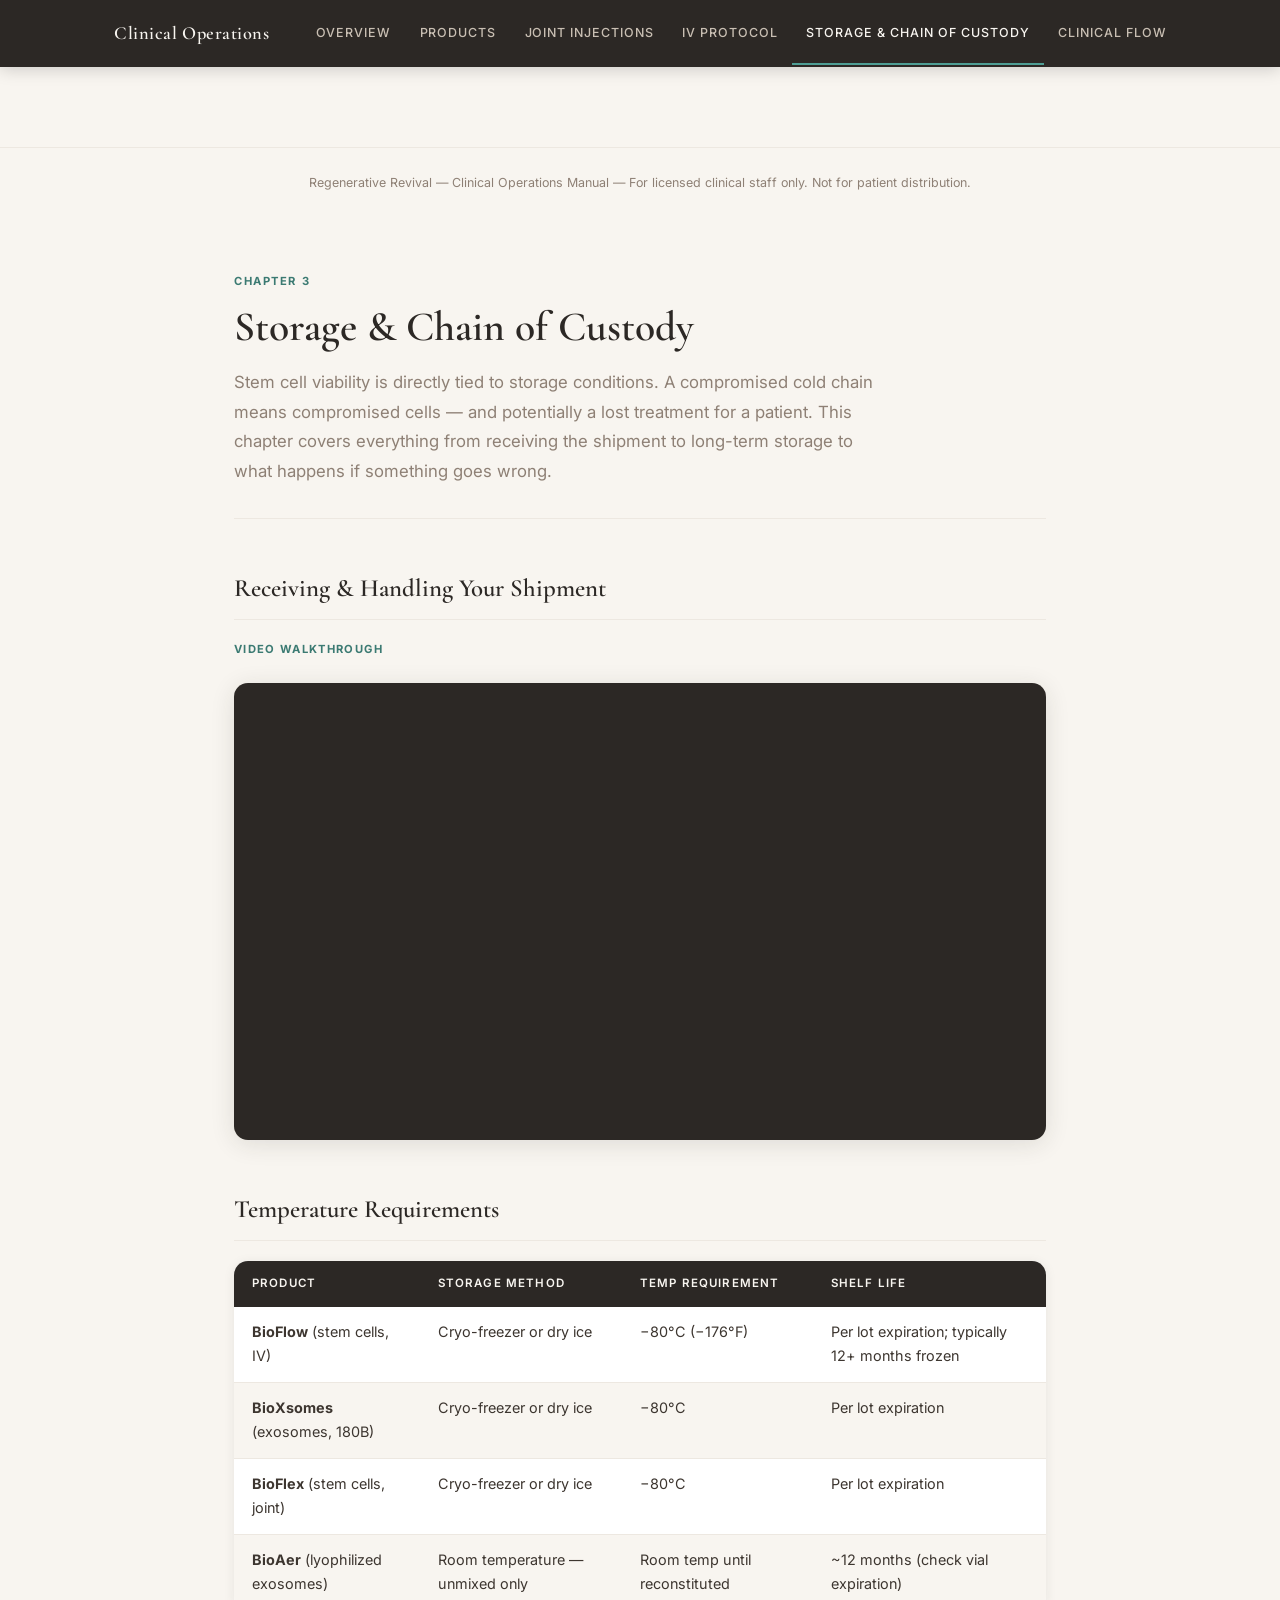
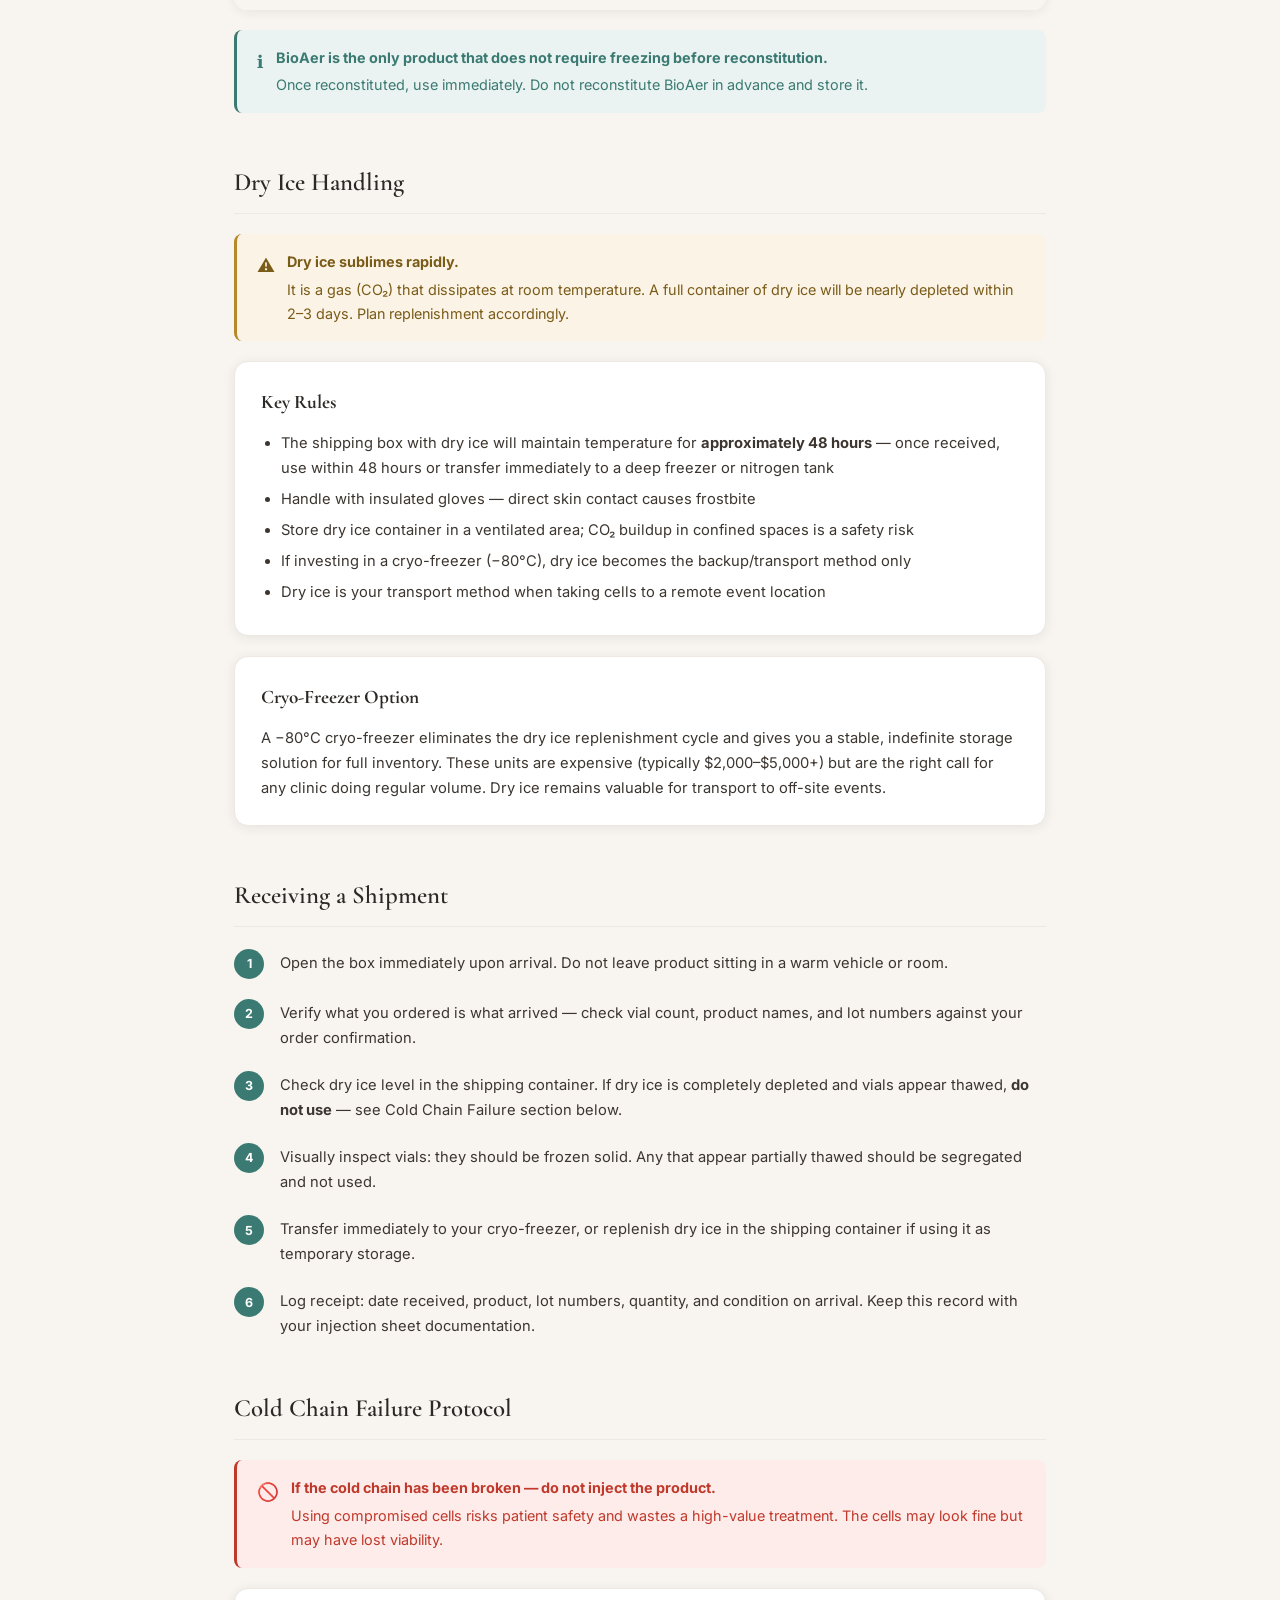
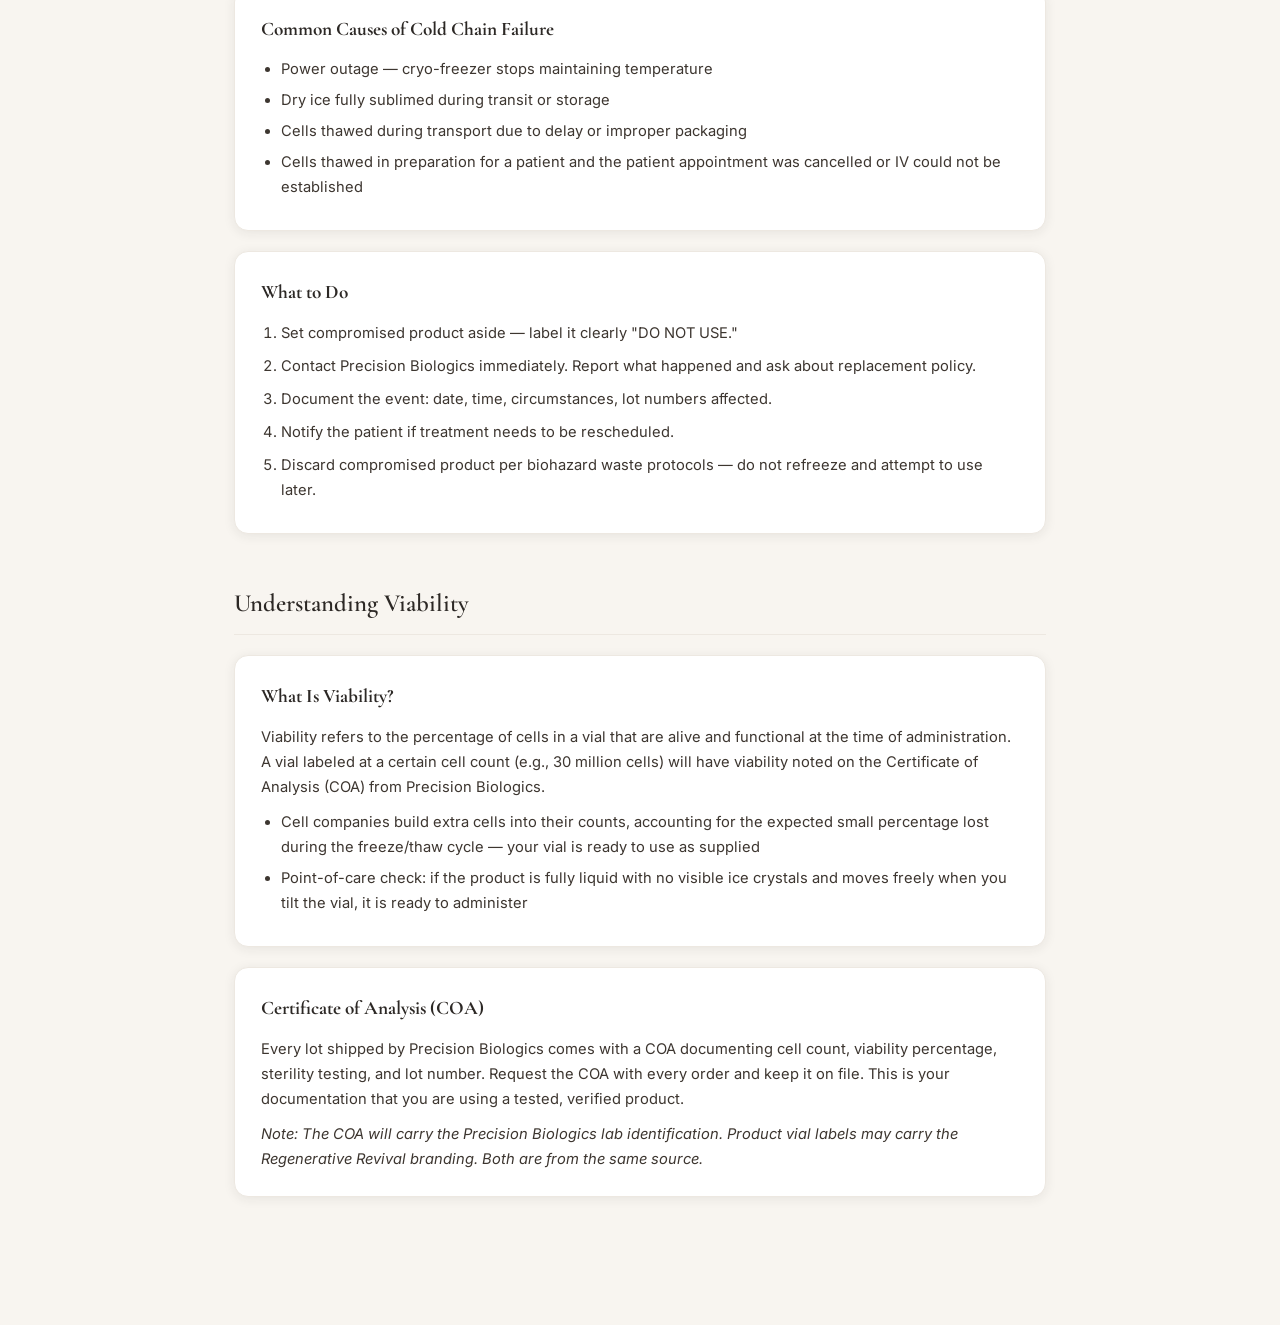
<file: ch3-storage.html>
<!DOCTYPE html>
<html lang="en">
<head>
  <meta charset="UTF-8" />
  <meta name="viewport" content="width=device-width, initial-scale=1.0" />
  <title>Storage & Chain of Custody — Clinical Operations</title>
  <link rel="preconnect" href="https://fonts.googleapis.com" />
  <link href="https://fonts.googleapis.com/css2?family=Cormorant+Garamond:wght@400;600;700&family=Inter:wght@400;500;600;700&display=swap" rel="stylesheet" />
  <link rel="icon" type="image/png" href="gsc-icon.png" />
  <link rel="stylesheet" href="styles.css" />
</head>
<body>
  <script src="nav.js"></script>

  <div class="page-wrap">

    <div class="page-header">
      <span class="chapter-label">Chapter 3</span>
      <h1 class="page-title">Storage &amp; Chain of Custody</h1>
      <p class="page-intro">
        Stem cell viability is directly tied to storage conditions. A compromised cold chain means compromised cells — and potentially a lost treatment for a patient. This chapter covers everything from receiving the shipment to long-term storage to what happens if something goes wrong.
      </p>
    </div>

    <!-- PRODUCT HANDLING VIDEO -->
    <div class="section">
      <h2 class="section-title">Receiving &amp; Handling Your Shipment</h2>
      <p class="video-label">Video Walkthrough</p>
      <div class="video-wrap">
        <iframe src="https://player.vimeo.com/video/1210324811?h=15e077d775&autoplay=0&title=0&byline=0&portrait=0" allowfullscreen></iframe>
      </div>
    </div>

    <!-- TEMPERATURE REQUIREMENTS -->
    <div class="section">
      <h2 class="section-title">Temperature Requirements</h2>

      <table class="dose-table">
        <thead>
          <tr>
            <th>Product</th>
            <th>Storage Method</th>
            <th>Temp Requirement</th>
            <th>Shelf Life</th>
          </tr>
        </thead>
        <tbody>
          <tr>
            <td><strong>BioFlow</strong> (stem cells, IV)</td>
            <td>Cryo-freezer or dry ice</td>
            <td>−80°C (−176°F)</td>
            <td>Per lot expiration; typically 12+ months frozen</td>
          </tr>
          <tr>
            <td><strong>BioXsomes</strong> (exosomes, 180B)</td>
            <td>Cryo-freezer or dry ice</td>
            <td>−80°C</td>
            <td>Per lot expiration</td>
          </tr>
          <tr>
            <td><strong>BioFlex</strong> (stem cells, joint)</td>
            <td>Cryo-freezer or dry ice</td>
            <td>−80°C</td>
            <td>Per lot expiration</td>
          </tr>
          <tr>
            <td><strong>BioAer</strong> (lyophilized exosomes)</td>
            <td>Room temperature — unmixed only</td>
            <td>Room temp until reconstituted</td>
            <td>~12 months (check vial expiration)</td>
          </tr>
        </tbody>
      </table>

      <div class="callout info" style="margin-top:20px;">
        <span class="callout-icon">ℹ️</span>
        <div>
          <strong>BioAer is the only product that does not require freezing before reconstitution.</strong> Once reconstituted, use immediately. Do not reconstitute BioAer in advance and store it.
        </div>
      </div>
    </div>

    <!-- DRY ICE -->
    <div class="section">
      <h2 class="section-title">Dry Ice Handling</h2>

      <div class="callout warning">
        <span class="callout-icon">⚠️</span>
        <div>
          <strong>Dry ice sublimes rapidly.</strong> It is a gas (CO₂) that dissipates at room temperature. A full container of dry ice will be nearly depleted within 2–3 days. Plan replenishment accordingly.
        </div>
      </div>

      <div class="info-card">
        <h3>Key Rules</h3>
        <ul>
          <li>The shipping box with dry ice will maintain temperature for <strong>approximately 48 hours</strong> — once received, use within 48 hours or transfer immediately to a deep freezer or nitrogen tank</li>
          <li>Handle with insulated gloves — direct skin contact causes frostbite</li>
          <li>Store dry ice container in a ventilated area; CO₂ buildup in confined spaces is a safety risk</li>
          <li>If investing in a cryo-freezer (−80°C), dry ice becomes the backup/transport method only</li>
          <li>Dry ice is your transport method when taking cells to a remote event location</li>
        </ul>
      </div>

      <div class="info-card">
        <h3>Cryo-Freezer Option</h3>
        <p>A −80°C cryo-freezer eliminates the dry ice replenishment cycle and gives you a stable, indefinite storage solution for full inventory. These units are expensive (typically $2,000–$5,000+) but are the right call for any clinic doing regular volume. Dry ice remains valuable for transport to off-site events.</p>
      </div>
    </div>

    <!-- RECEIVING SHIPMENT -->
    <div class="section">
      <h2 class="section-title">Receiving a Shipment</h2>

      <ol class="step-list">
        <li><p>Open the box immediately upon arrival. Do not leave product sitting in a warm vehicle or room.</p></li>
        <li><p>Verify what you ordered is what arrived — check vial count, product names, and lot numbers against your order confirmation.</p></li>
        <li><p>Check dry ice level in the shipping container. If dry ice is completely depleted and vials appear thawed, <strong>do not use</strong> — see Cold Chain Failure section below.</p></li>
        <li><p>Visually inspect vials: they should be frozen solid. Any that appear partially thawed should be segregated and not used.</p></li>
        <li><p>Transfer immediately to your cryo-freezer, or replenish dry ice in the shipping container if using it as temporary storage.</p></li>
        <li><p>Log receipt: date received, product, lot numbers, quantity, and condition on arrival. Keep this record with your injection sheet documentation.</p></li>
      </ol>
    </div>

    <!-- COLD CHAIN FAILURE -->
    <div class="section">
      <h2 class="section-title">Cold Chain Failure Protocol</h2>

      <div class="callout danger">
        <span class="callout-icon">🚫</span>
        <div>
          <strong>If the cold chain has been broken — do not inject the product.</strong> Using compromised cells risks patient safety and wastes a high-value treatment. The cells may look fine but may have lost viability.
        </div>
      </div>

      <div class="info-card">
        <h3>Common Causes of Cold Chain Failure</h3>
        <ul>
          <li>Power outage — cryo-freezer stops maintaining temperature</li>
          <li>Dry ice fully sublimed during transit or storage</li>
          <li>Cells thawed during transport due to delay or improper packaging</li>
          <li>Cells thawed in preparation for a patient and the patient appointment was cancelled or IV could not be established</li>
        </ul>
      </div>

      <div class="info-card">
        <h3>What to Do</h3>
        <ol style="padding-left:20px; margin-top:8px;">
          <li style="margin-bottom:8px;">Set compromised product aside — label it clearly "DO NOT USE."</li>
          <li style="margin-bottom:8px;">Contact Precision Biologics immediately. Report what happened and ask about replacement policy.</li>
          <li style="margin-bottom:8px;">Document the event: date, time, circumstances, lot numbers affected.</li>
          <li style="margin-bottom:8px;">Notify the patient if treatment needs to be rescheduled.</li>
          <li>Discard compromised product per biohazard waste protocols — do not refreeze and attempt to use later.</li>
        </ol>
      </div>
    </div>

    <!-- VIABILITY -->
    <div class="section">
      <h2 class="section-title">Understanding Viability</h2>

      <div class="info-card">
        <h3>What Is Viability?</h3>
        <p>Viability refers to the percentage of cells in a vial that are alive and functional at the time of administration. A vial labeled at a certain cell count (e.g., 30 million cells) will have viability noted on the Certificate of Analysis (COA) from Precision Biologics.</p>
        <ul style="margin-top:10px;">
          <li>Cell companies build extra cells into their counts, accounting for the expected small percentage lost during the freeze/thaw cycle — your vial is ready to use as supplied</li>
          <li>Point-of-care check: if the product is fully liquid with no visible ice crystals and moves freely when you tilt the vial, it is ready to administer</li>
        </ul>
      </div>

      <div class="info-card">
        <h3>Certificate of Analysis (COA)</h3>
        <p>Every lot shipped by Precision Biologics comes with a COA documenting cell count, viability percentage, sterility testing, and lot number. Request the COA with every order and keep it on file. This is your documentation that you are using a tested, verified product.</p>
        <p style="margin-top:10px;"><em>Note: The COA will carry the Precision Biologics lab identification. Product vial labels may carry the Regenerative Revival branding. Both are from the same source.</em></p>
      </div>
    </div>

  </div>
</body>
</html>
</file>
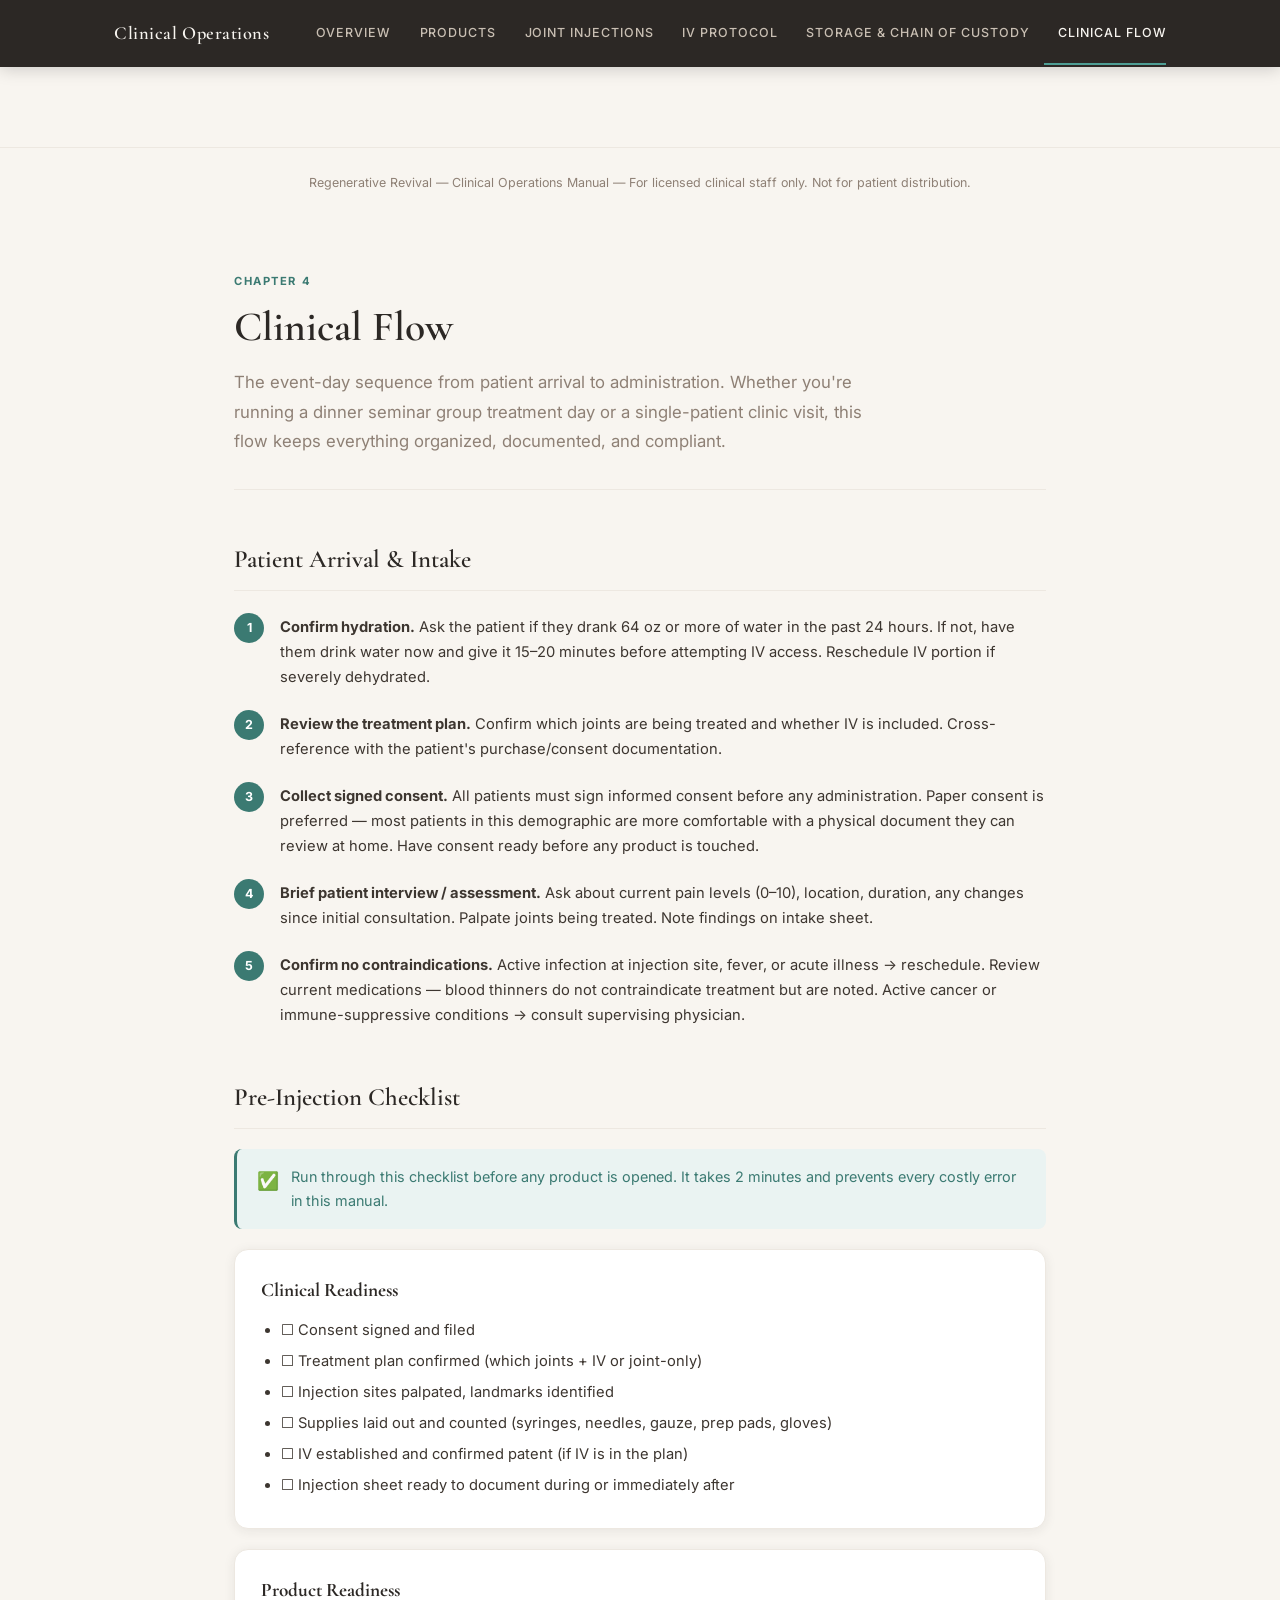
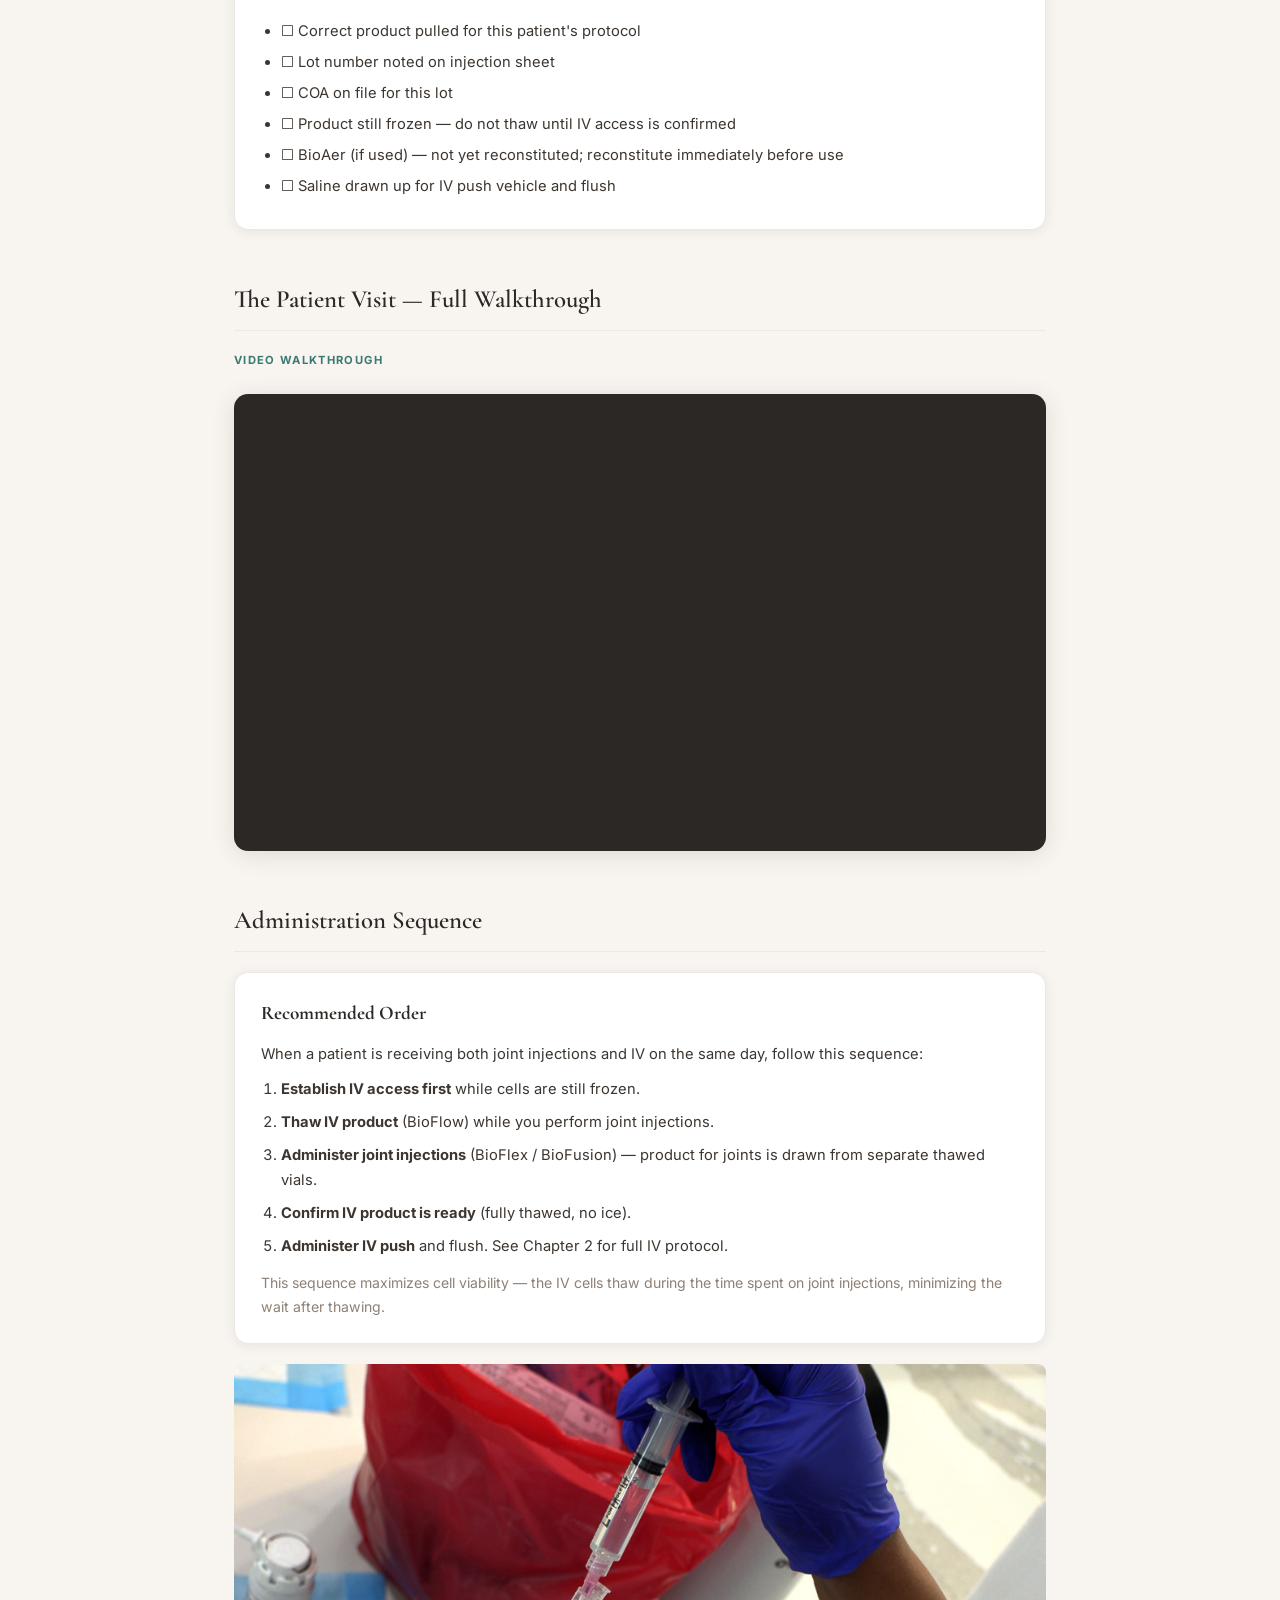
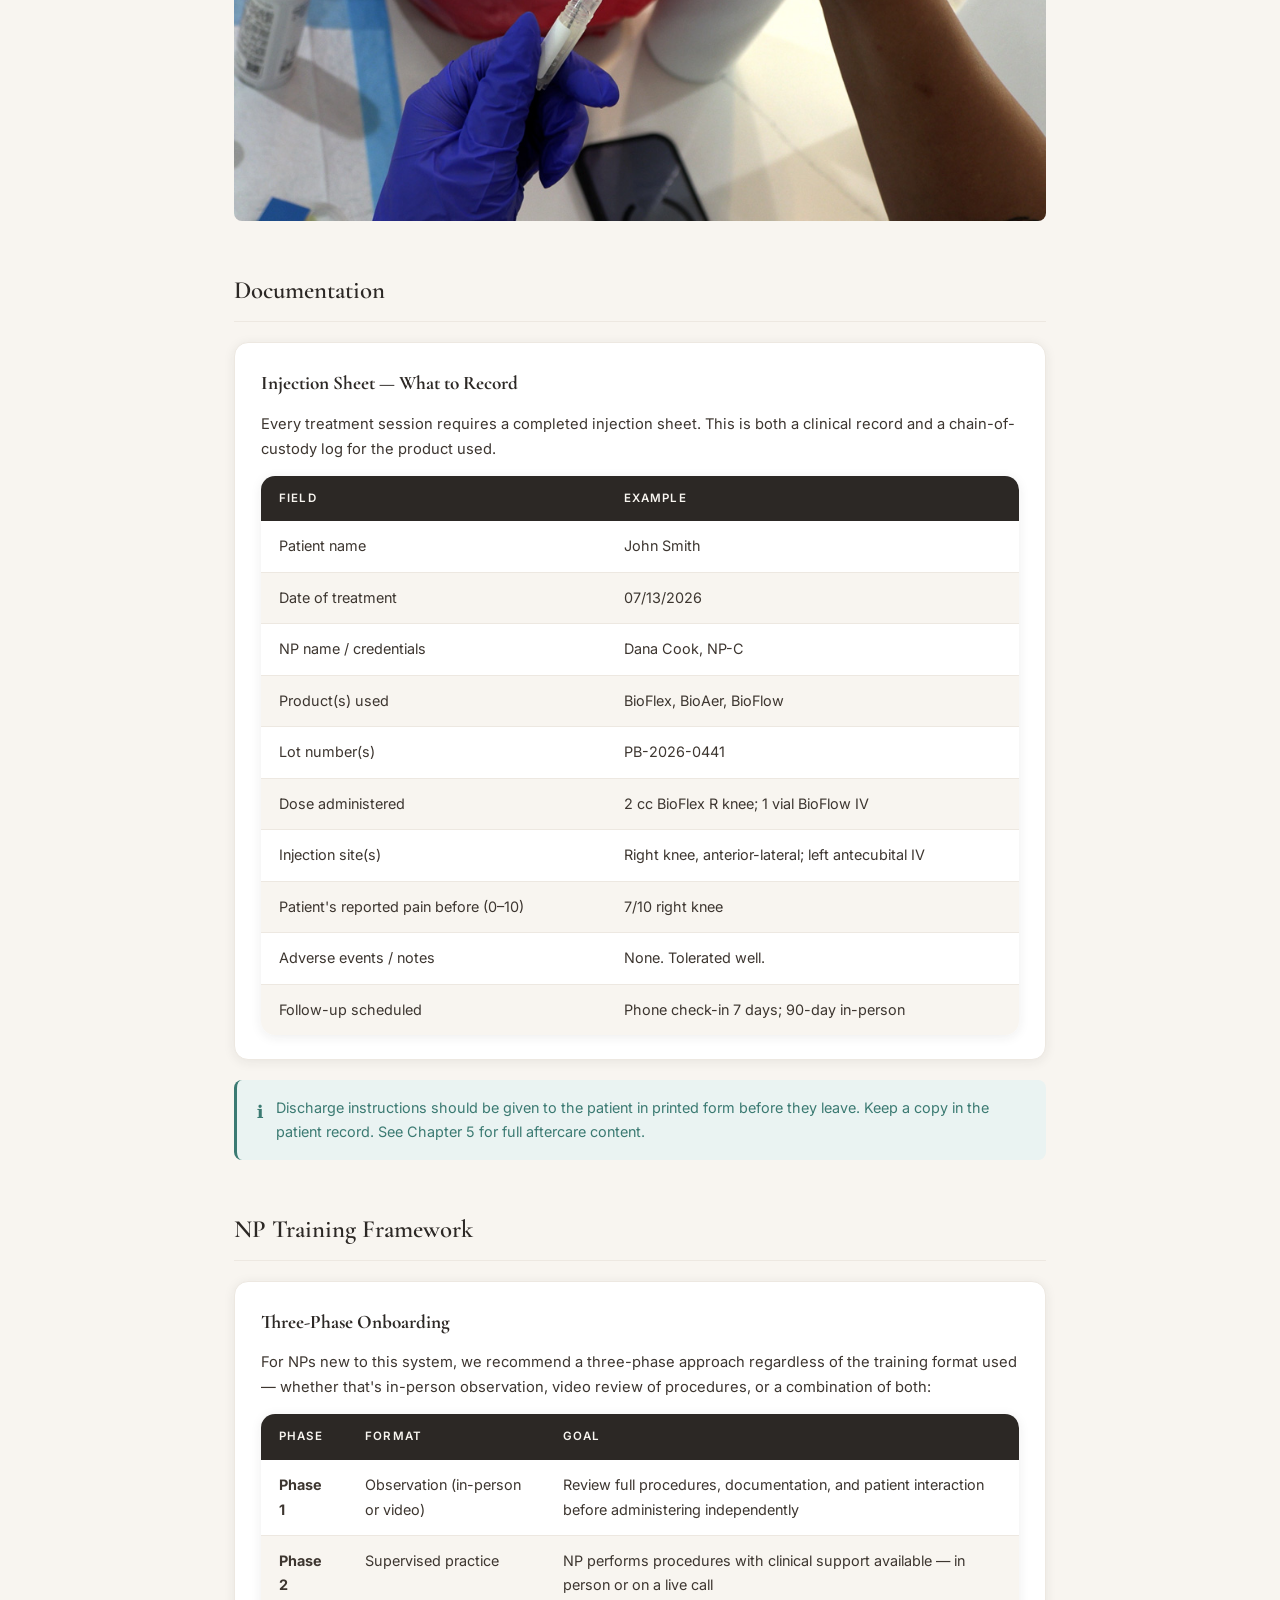
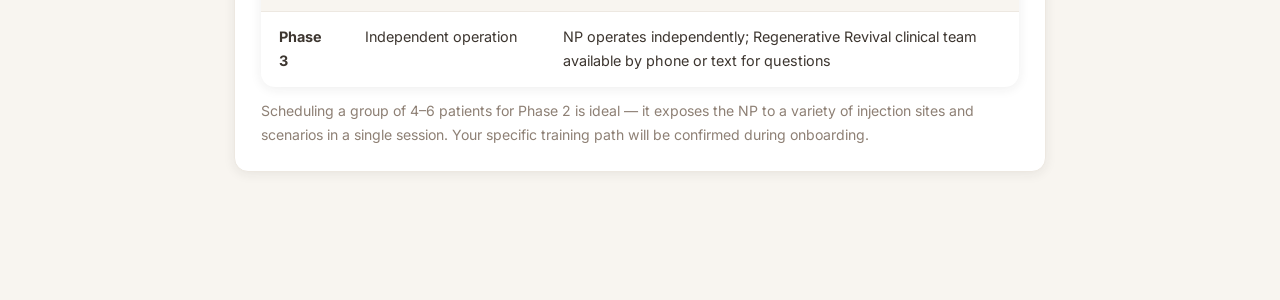
<file: ch4-clinical.html>
<!DOCTYPE html>
<html lang="en">
<head>
  <meta charset="UTF-8" />
  <meta name="viewport" content="width=device-width, initial-scale=1.0" />
  <title>Clinical Flow — Clinical Operations</title>
  <link rel="preconnect" href="https://fonts.googleapis.com" />
  <link href="https://fonts.googleapis.com/css2?family=Cormorant+Garamond:wght@400;600;700&family=Inter:wght@400;500;600;700&display=swap" rel="stylesheet" />
  <link rel="icon" type="image/png" href="gsc-icon.png" />
  <link rel="stylesheet" href="styles.css" />
</head>
<body>
  <script src="nav.js"></script>

  <div class="page-wrap">

    <div class="page-header">
      <span class="chapter-label">Chapter 4</span>
      <h1 class="page-title">Clinical Flow</h1>
      <p class="page-intro">
        The event-day sequence from patient arrival to administration. Whether you're running a dinner seminar group treatment day or a single-patient clinic visit, this flow keeps everything organized, documented, and compliant.
      </p>
    </div>

    <!-- PATIENT ARRIVAL -->
    <div class="section">
      <h2 class="section-title">Patient Arrival &amp; Intake</h2>

      <ol class="step-list">
        <li>
          <p><strong>Confirm hydration.</strong> Ask the patient if they drank 64 oz or more of water in the past 24 hours. If not, have them drink water now and give it 15–20 minutes before attempting IV access. Reschedule IV portion if severely dehydrated.</p>
        </li>
        <li>
          <p><strong>Review the treatment plan.</strong> Confirm which joints are being treated and whether IV is included. Cross-reference with the patient's purchase/consent documentation.</p>
        </li>
        <li>
          <p><strong>Collect signed consent.</strong> All patients must sign informed consent before any administration. Paper consent is preferred — most patients in this demographic are more comfortable with a physical document they can review at home. Have consent ready before any product is touched.</p>
        </li>
        <li>
          <p><strong>Brief patient interview / assessment.</strong> Ask about current pain levels (0–10), location, duration, any changes since initial consultation. Palpate joints being treated. Note findings on intake sheet.</p>
        </li>
        <li>
          <p><strong>Confirm no contraindications.</strong> Active infection at injection site, fever, or acute illness → reschedule. Review current medications — blood thinners do not contraindicate treatment but are noted. Active cancer or immune-suppressive conditions → consult supervising physician.</p>
        </li>
      </ol>
    </div>

    <!-- PRE-INJECTION CHECKLIST -->
    <div class="section">
      <h2 class="section-title">Pre-Injection Checklist</h2>

      <div class="callout info">
        <span class="callout-icon">✅</span>
        <div>Run through this checklist before any product is opened. It takes 2 minutes and prevents every costly error in this manual.</div>
      </div>

      <div class="info-card">
        <h3>Clinical Readiness</h3>
        <ul>
          <li>☐ Consent signed and filed</li>
          <li>☐ Treatment plan confirmed (which joints + IV or joint-only)</li>
          <li>☐ Injection sites palpated, landmarks identified</li>
          <li>☐ Supplies laid out and counted (syringes, needles, gauze, prep pads, gloves)</li>
          <li>☐ IV established and confirmed patent (if IV is in the plan)</li>
          <li>☐ Injection sheet ready to document during or immediately after</li>
        </ul>
      </div>

      <div class="info-card">
        <h3>Product Readiness</h3>
        <ul>
          <li>☐ Correct product pulled for this patient's protocol</li>
          <li>☐ Lot number noted on injection sheet</li>
          <li>☐ COA on file for this lot</li>
          <li>☐ Product still frozen — do not thaw until IV access is confirmed</li>
          <li>☐ BioAer (if used) — not yet reconstituted; reconstitute immediately before use</li>
          <li>☐ Saline drawn up for IV push vehicle and flush</li>
        </ul>
      </div>
    </div>

    <!-- PATIENT VISIT VIDEO -->
    <div class="section">
      <h2 class="section-title">The Patient Visit — Full Walkthrough</h2>
      <p class="video-label">Video Walkthrough</p>
      <div class="video-wrap">
        <iframe src="https://player.vimeo.com/video/1210323680?h=4c584bf66a&autoplay=0&title=0&byline=0&portrait=0" allowfullscreen></iframe>
      </div>
    </div>

    <!-- ADMINISTRATION SEQUENCE -->
    <div class="section">
      <h2 class="section-title">Administration Sequence</h2>

      <div class="info-card">
        <h3>Recommended Order</h3>
        <p>When a patient is receiving both joint injections and IV on the same day, follow this sequence:</p>
        <ol style="padding-left:20px; margin-top:10px;">
          <li style="margin-bottom:8px;"><strong>Establish IV access first</strong> while cells are still frozen.</li>
          <li style="margin-bottom:8px;"><strong>Thaw IV product</strong> (BioFlow) while you perform joint injections.</li>
          <li style="margin-bottom:8px;"><strong>Administer joint injections</strong> (BioFlex / BioFusion) — product for joints is drawn from separate thawed vials.</li>
          <li style="margin-bottom:8px;"><strong>Confirm IV product is ready</strong> (fully thawed, no ice).</li>
          <li><strong>Administer IV push</strong> and flush. See Chapter 2 for full IV protocol.</li>
        </ol>
        <p style="margin-top:12px; font-size:0.88rem; color:var(--stone-500);">This sequence maximizes cell viability — the IV cells thaw during the time spent on joint injections, minimizing the wait after thawing.</p>
      </div>

      <img src="product-draw-up.jpg" alt="Product draw-up — NP drawing BioFlex from vial into syringe for joint injection" style="width:100%;border-radius:8px;" />
    </div>

    <!-- DOCUMENTATION -->
    <div class="section">
      <h2 class="section-title">Documentation</h2>

      <div class="info-card">
        <h3>Injection Sheet — What to Record</h3>
        <p>Every treatment session requires a completed injection sheet. This is both a clinical record and a chain-of-custody log for the product used.</p>
        <table class="dose-table" style="margin-top:14px;">
          <thead>
            <tr>
              <th>Field</th>
              <th>Example</th>
            </tr>
          </thead>
          <tbody>
            <tr><td>Patient name</td><td>John Smith</td></tr>
            <tr><td>Date of treatment</td><td>07/13/2026</td></tr>
            <tr><td>NP name / credentials</td><td>Dana Cook, NP-C</td></tr>
            <tr><td>Product(s) used</td><td>BioFlex, BioAer, BioFlow</td></tr>
            <tr><td>Lot number(s)</td><td>PB-2026-0441</td></tr>
            <tr><td>Dose administered</td><td>2 cc BioFlex R knee; 1 vial BioFlow IV</td></tr>
            <tr><td>Injection site(s)</td><td>Right knee, anterior-lateral; left antecubital IV</td></tr>
            <tr><td>Patient's reported pain before (0–10)</td><td>7/10 right knee</td></tr>
            <tr><td>Adverse events / notes</td><td>None. Tolerated well.</td></tr>
            <tr><td>Follow-up scheduled</td><td>Phone check-in 7 days; 90-day in-person</td></tr>
          </tbody>
        </table>
      </div>

      <div class="callout info">
        <span class="callout-icon">ℹ️</span>
        <div>
          Discharge instructions should be given to the patient in printed form before they leave. Keep a copy in the patient record. See Chapter 5 for full aftercare content.
        </div>
      </div>
    </div>

    <!-- TRAINING PROTOCOL -->
    <div class="section">
      <h2 class="section-title">NP Training Framework</h2>

      <div class="info-card">
        <h3>Three-Phase Onboarding</h3>
        <p>For NPs new to this system, we recommend a three-phase approach regardless of the training format used — whether that's in-person observation, video review of procedures, or a combination of both:</p>
        <table class="dose-table" style="margin-top:14px;">
          <thead>
            <tr>
              <th>Phase</th>
              <th>Format</th>
              <th>Goal</th>
            </tr>
          </thead>
          <tbody>
            <tr>
              <td><strong>Phase 1</strong></td>
              <td>Observation (in-person or video)</td>
              <td>Review full procedures, documentation, and patient interaction before administering independently</td>
            </tr>
            <tr>
              <td><strong>Phase 2</strong></td>
              <td>Supervised practice</td>
              <td>NP performs procedures with clinical support available — in person or on a live call</td>
            </tr>
            <tr>
              <td><strong>Phase 3</strong></td>
              <td>Independent operation</td>
              <td>NP operates independently; Regenerative Revival clinical team available by phone or text for questions</td>
            </tr>
          </tbody>
        </table>
        <p style="margin-top:12px; font-size:0.88rem; color:var(--stone-500);">Scheduling a group of 4–6 patients for Phase 2 is ideal — it exposes the NP to a variety of injection sites and scenarios in a single session. Your specific training path will be confirmed during onboarding.</p>
      </div>
    </div>

  </div>
</body>
</html>
</file>
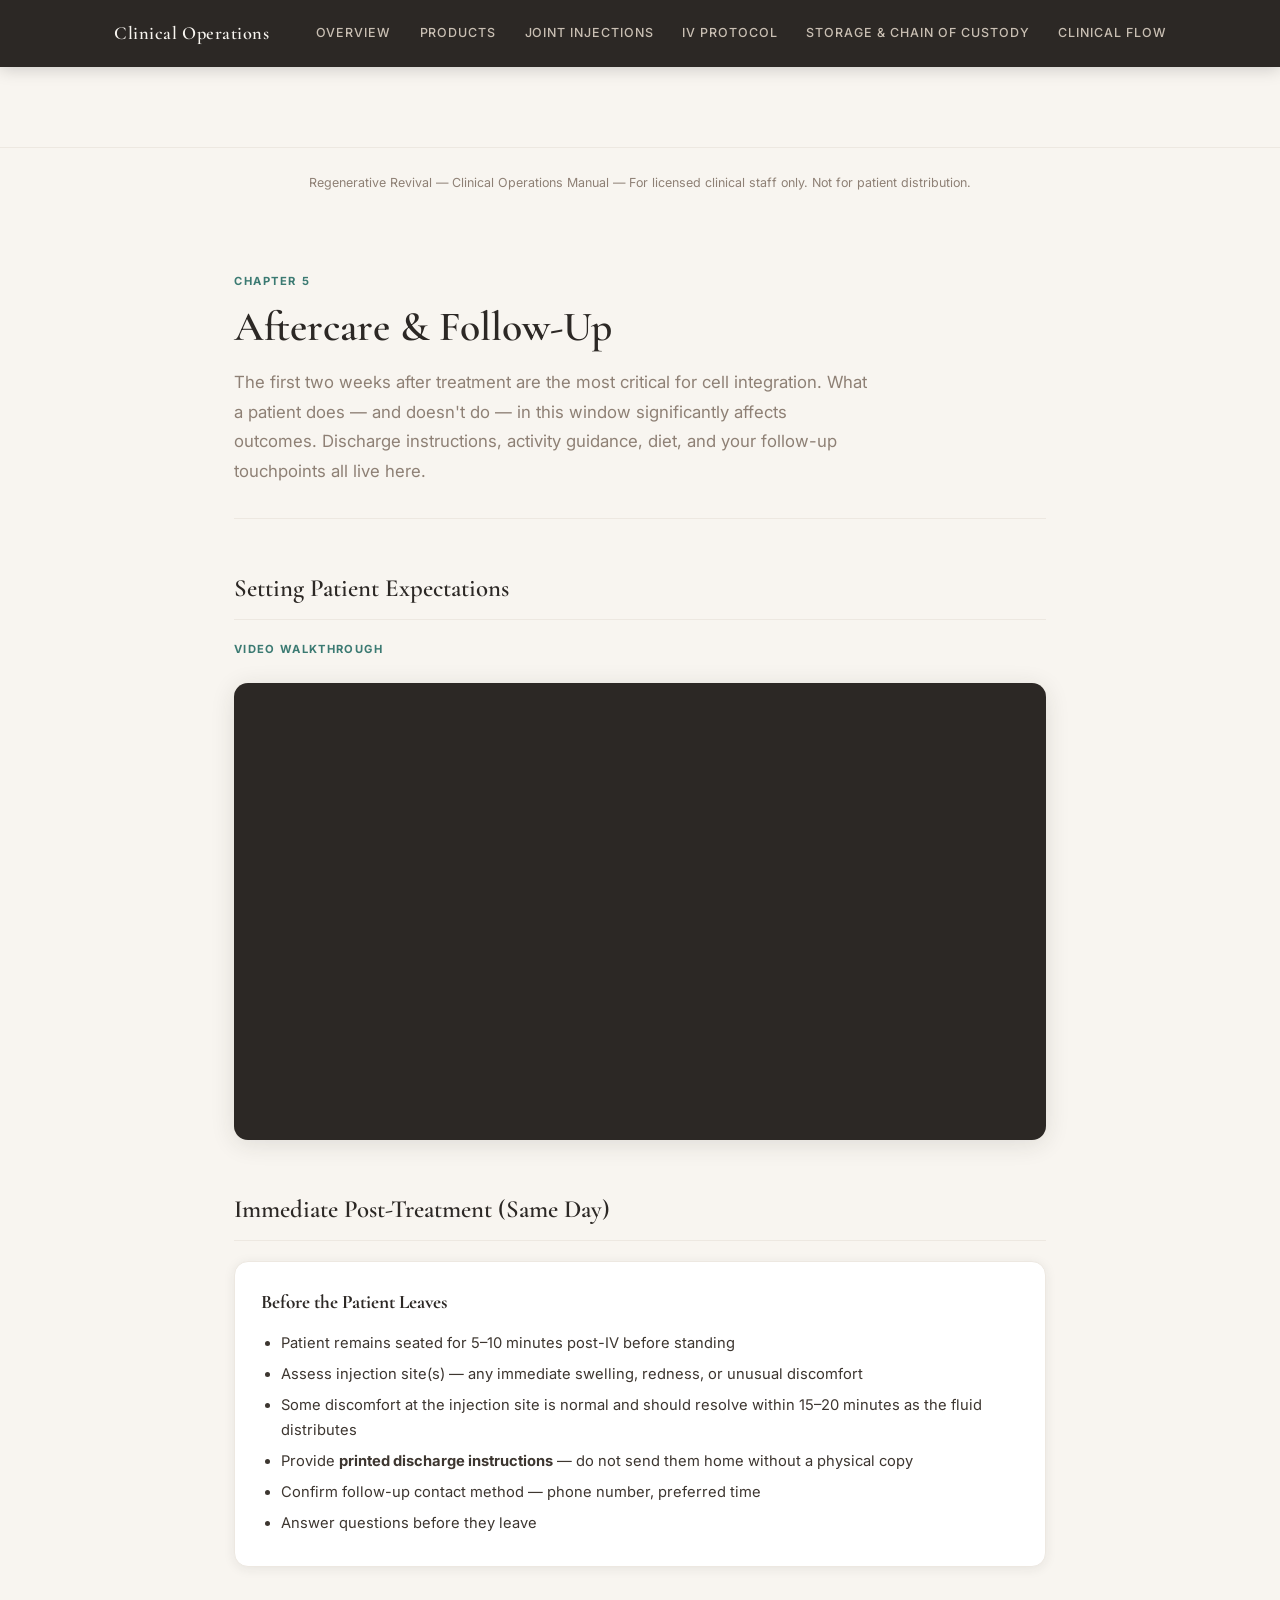
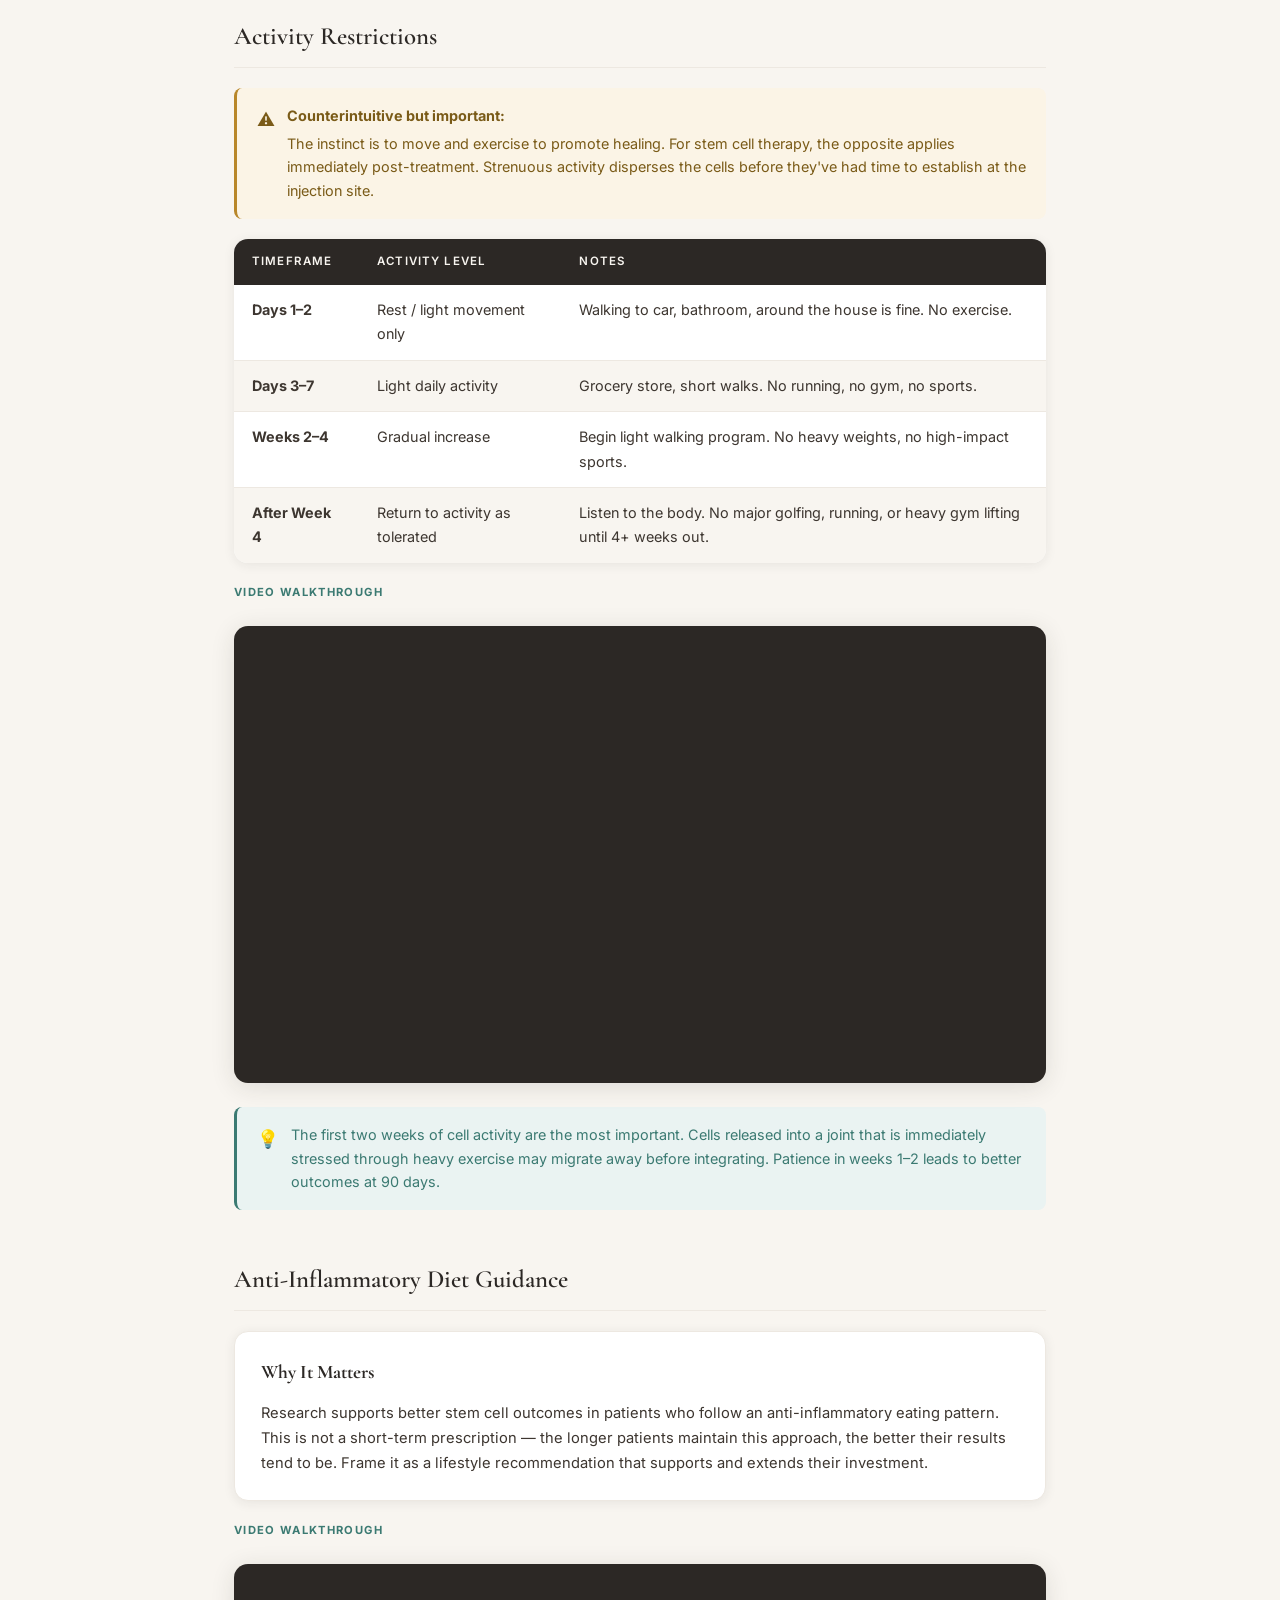
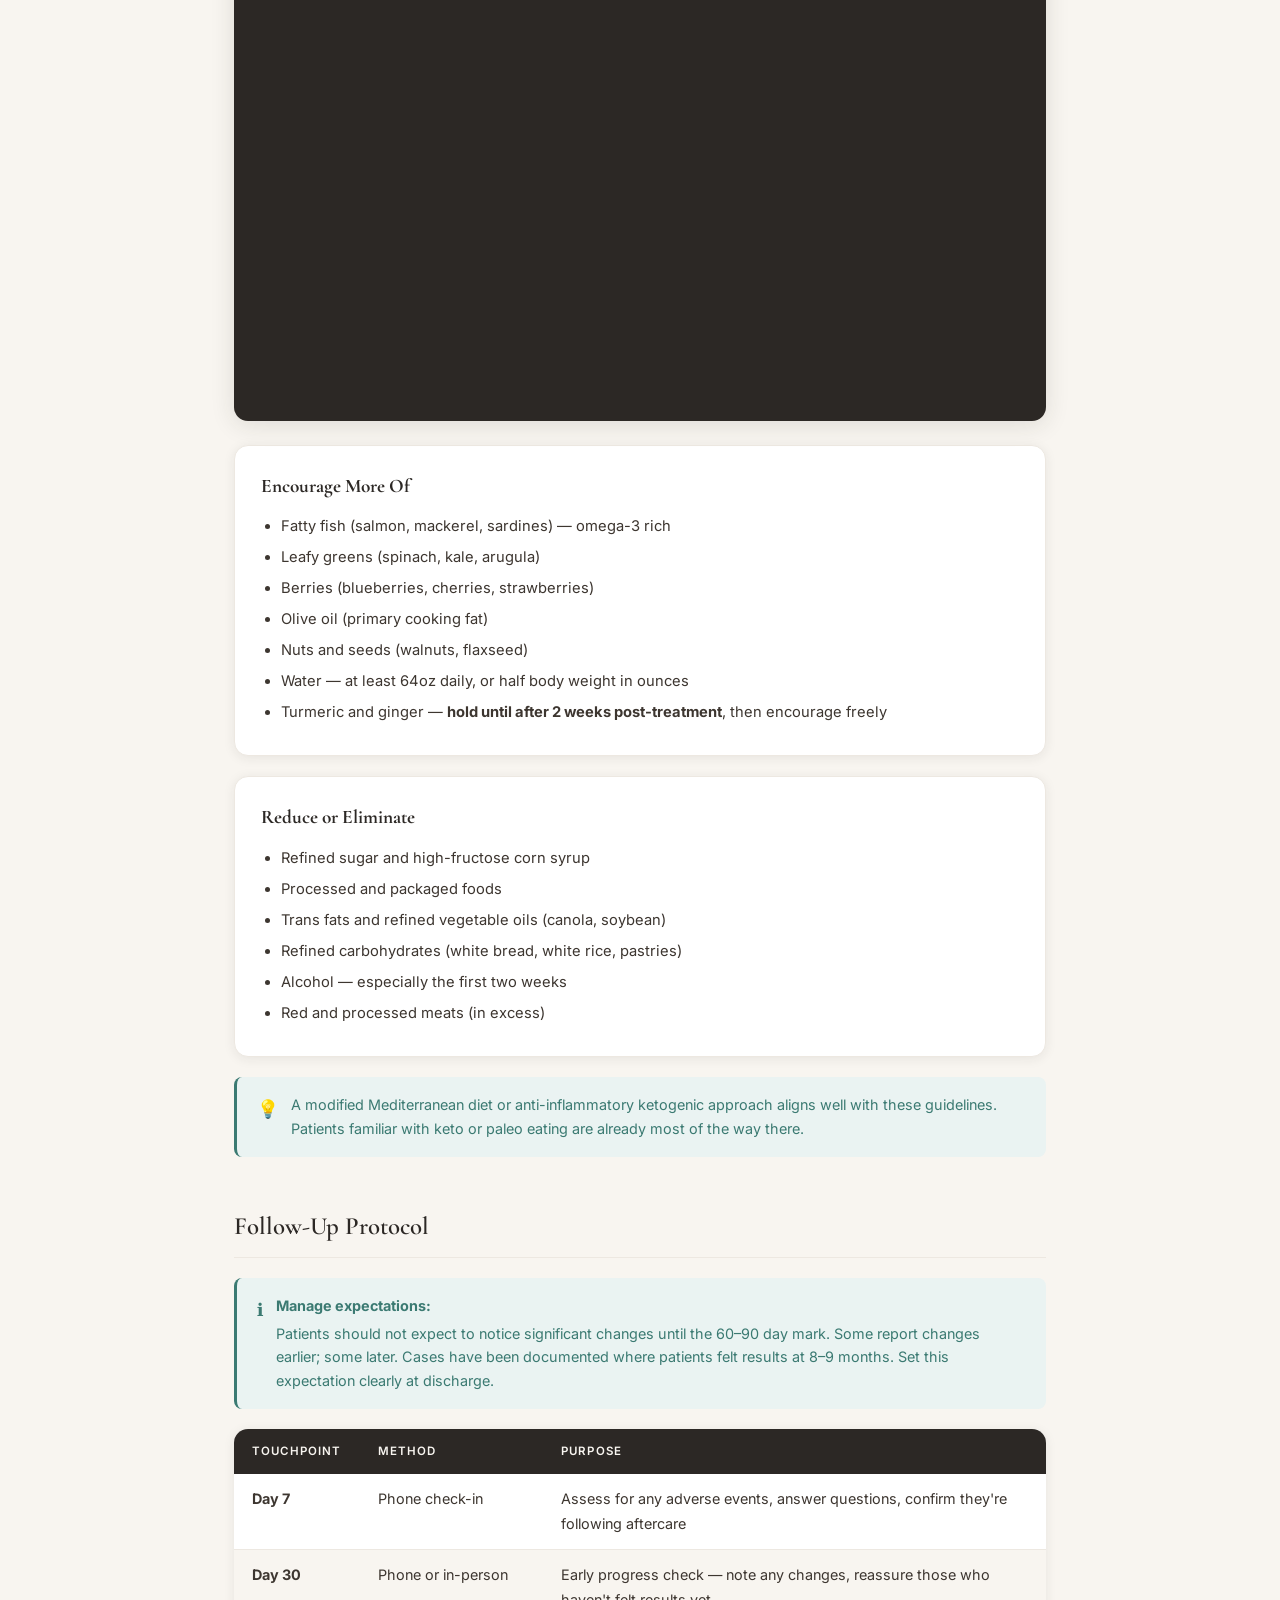
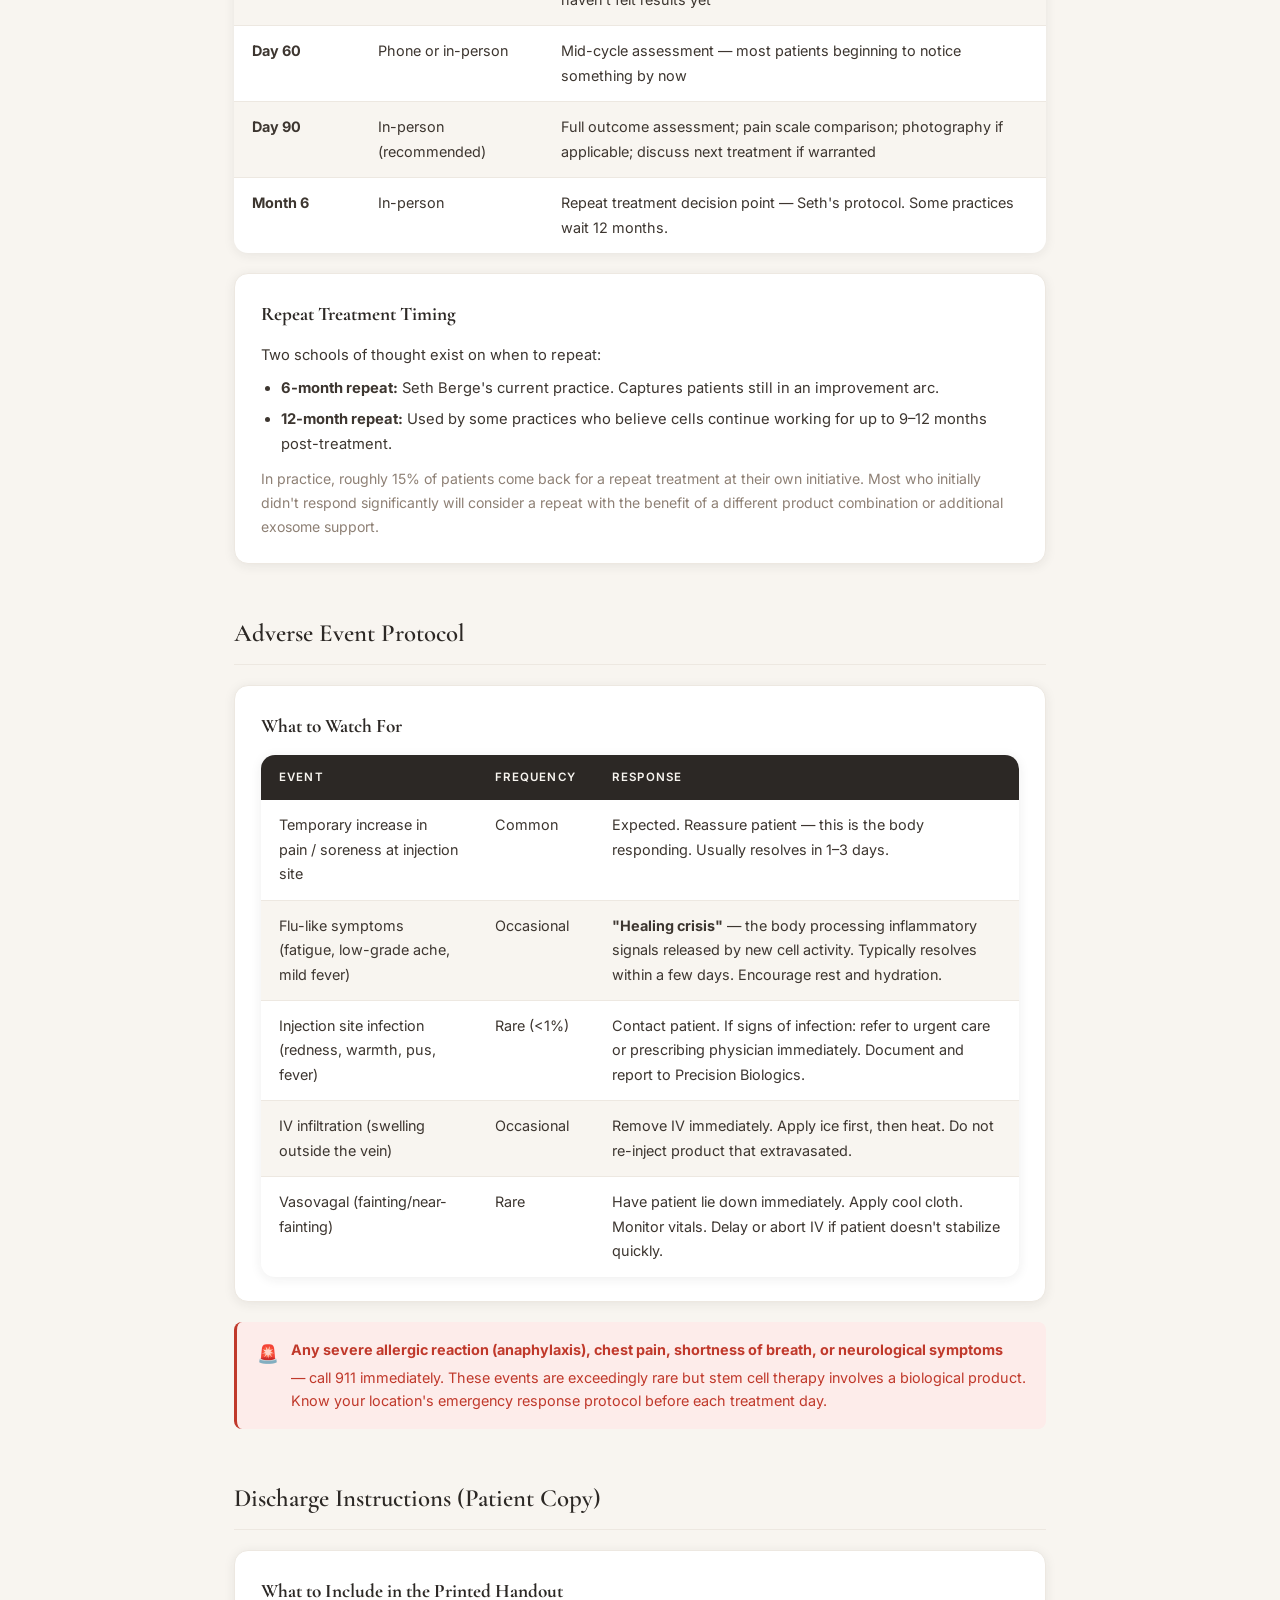
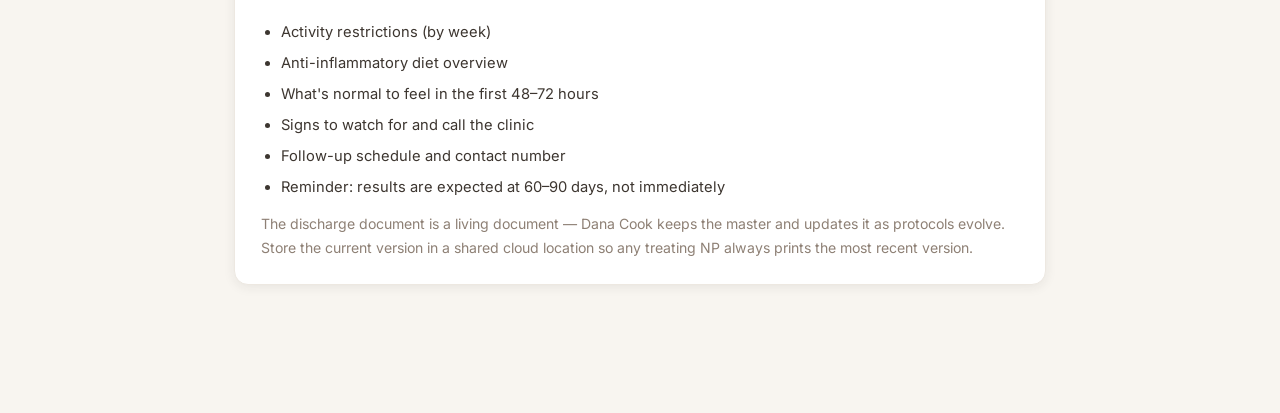
<file: ch5-aftercare.html>
<!DOCTYPE html>
<html lang="en">
<head>
  <meta charset="UTF-8" />
  <meta name="viewport" content="width=device-width, initial-scale=1.0" />
  <title>Aftercare & Follow-Up — Clinical Operations</title>
  <link rel="preconnect" href="https://fonts.googleapis.com" />
  <link href="https://fonts.googleapis.com/css2?family=Cormorant+Garamond:wght@400;600;700&family=Inter:wght@400;500;600;700&display=swap" rel="stylesheet" />
  <link rel="icon" type="image/png" href="gsc-icon.png" />
  <link rel="stylesheet" href="styles.css" />
</head>
<body>
  <script src="nav.js"></script>

  <div class="page-wrap">

    <div class="page-header">
      <span class="chapter-label">Chapter 5</span>
      <h1 class="page-title">Aftercare &amp; Follow-Up</h1>
      <p class="page-intro">
        The first two weeks after treatment are the most critical for cell integration. What a patient does — and doesn't do — in this window significantly affects outcomes. Discharge instructions, activity guidance, diet, and your follow-up touchpoints all live here.
      </p>
    </div>

    <!-- SETTING EXPECTATIONS VIDEO -->
    <div class="section">
      <h2 class="section-title">Setting Patient Expectations</h2>
      <p class="video-label">Video Walkthrough</p>
      <div class="video-wrap">
        <iframe src="https://player.vimeo.com/video/1210324931?h=d7e69119fa&autoplay=0&title=0&byline=0&portrait=0" allowfullscreen></iframe>
      </div>
    </div>

    <!-- IMMEDIATE POST-TREATMENT -->
    <div class="section">
      <h2 class="section-title">Immediate Post-Treatment (Same Day)</h2>

      <div class="info-card">
        <h3>Before the Patient Leaves</h3>
        <ul>
          <li>Patient remains seated for 5–10 minutes post-IV before standing</li>
          <li>Assess injection site(s) — any immediate swelling, redness, or unusual discomfort</li>
          <li>Some discomfort at the injection site is normal and should resolve within 15–20 minutes as the fluid distributes</li>
          <li>Provide <strong>printed discharge instructions</strong> — do not send them home without a physical copy</li>
          <li>Confirm follow-up contact method — phone number, preferred time</li>
          <li>Answer questions before they leave</li>
        </ul>
      </div>
    </div>

    <!-- ACTIVITY RESTRICTIONS -->
    <div class="section">
      <h2 class="section-title">Activity Restrictions</h2>

      <div class="callout warning">
        <span class="callout-icon">⚠️</span>
        <div>
          <strong>Counterintuitive but important:</strong> The instinct is to move and exercise to promote healing. For stem cell therapy, the opposite applies immediately post-treatment. Strenuous activity disperses the cells before they've had time to establish at the injection site.
        </div>
      </div>

      <table class="dose-table">
        <thead>
          <tr>
            <th>Timeframe</th>
            <th>Activity Level</th>
            <th>Notes</th>
          </tr>
        </thead>
        <tbody>
          <tr>
            <td><strong>Days 1–2</strong></td>
            <td>Rest / light movement only</td>
            <td>Walking to car, bathroom, around the house is fine. No exercise.</td>
          </tr>
          <tr>
            <td><strong>Days 3–7</strong></td>
            <td>Light daily activity</td>
            <td>Grocery store, short walks. No running, no gym, no sports.</td>
          </tr>
          <tr>
            <td><strong>Weeks 2–4</strong></td>
            <td>Gradual increase</td>
            <td>Begin light walking program. No heavy weights, no high-impact sports.</td>
          </tr>
          <tr>
            <td><strong>After Week 4</strong></td>
            <td>Return to activity as tolerated</td>
            <td>Listen to the body. No major golfing, running, or heavy gym lifting until 4+ weeks out.</td>
          </tr>
        </tbody>
      </table>

      <p class="video-label" style="margin-top:20px;">Video Walkthrough</p>
      <div class="video-wrap">
        <iframe src="https://player.vimeo.com/video/1210324396?h=d426489776&autoplay=0&title=0&byline=0&portrait=0" allowfullscreen></iframe>
      </div>

      <div class="callout info" style="margin-top:20px;">
        <span class="callout-icon">💡</span>
        <div>The first two weeks of cell activity are the most important. Cells released into a joint that is immediately stressed through heavy exercise may migrate away before integrating. Patience in weeks 1–2 leads to better outcomes at 90 days.
        </div>
      </div>
    </div>

    <!-- DIET GUIDANCE -->
    <div class="section">
      <h2 class="section-title">Anti-Inflammatory Diet Guidance</h2>

      <div class="info-card">
        <h3>Why It Matters</h3>
        <p>Research supports better stem cell outcomes in patients who follow an anti-inflammatory eating pattern. This is not a short-term prescription — the longer patients maintain this approach, the better their results tend to be. Frame it as a lifestyle recommendation that supports and extends their investment.</p>
      </div>

      <p class="video-label">Video Walkthrough</p>
      <div class="video-wrap">
        <iframe src="https://player.vimeo.com/video/1210324394?h=2f568717d4&autoplay=0&title=0&byline=0&portrait=0" allowfullscreen></iframe>
      </div>

      <div class="info-card">
        <h3>Encourage More Of</h3>
        <ul>
          <li>Fatty fish (salmon, mackerel, sardines) — omega-3 rich</li>
          <li>Leafy greens (spinach, kale, arugula)</li>
          <li>Berries (blueberries, cherries, strawberries)</li>
          <li>Olive oil (primary cooking fat)</li>
          <li>Nuts and seeds (walnuts, flaxseed)</li>
          <li>Water — at least 64oz daily, or half body weight in ounces</li>
          <li>Turmeric and ginger — <strong>hold until after 2 weeks post-treatment</strong>, then encourage freely</li>
        </ul>
      </div>

      <div class="info-card">
        <h3>Reduce or Eliminate</h3>
        <ul>
          <li>Refined sugar and high-fructose corn syrup</li>
          <li>Processed and packaged foods</li>
          <li>Trans fats and refined vegetable oils (canola, soybean)</li>
          <li>Refined carbohydrates (white bread, white rice, pastries)</li>
          <li>Alcohol — especially the first two weeks</li>
          <li>Red and processed meats (in excess)</li>
        </ul>
      </div>

      <div class="callout info">
        <span class="callout-icon">💡</span>
        <div>A modified Mediterranean diet or anti-inflammatory ketogenic approach aligns well with these guidelines. Patients familiar with keto or paleo eating are already most of the way there.
        </div>
      </div>
    </div>

    <!-- FOLLOW-UP TIMELINE -->
    <div class="section">
      <h2 class="section-title">Follow-Up Protocol</h2>

      <div class="callout info">
        <span class="callout-icon">ℹ️</span>
        <div>
          <strong>Manage expectations:</strong> Patients should not expect to notice significant changes until the 60–90 day mark. Some report changes earlier; some later. Cases have been documented where patients felt results at 8–9 months. Set this expectation clearly at discharge.
        </div>
      </div>

      <table class="dose-table">
        <thead>
          <tr>
            <th>Touchpoint</th>
            <th>Method</th>
            <th>Purpose</th>
          </tr>
        </thead>
        <tbody>
          <tr>
            <td><strong>Day 7</strong></td>
            <td>Phone check-in</td>
            <td>Assess for any adverse events, answer questions, confirm they're following aftercare</td>
          </tr>
          <tr>
            <td><strong>Day 30</strong></td>
            <td>Phone or in-person</td>
            <td>Early progress check — note any changes, reassure those who haven't felt results yet</td>
          </tr>
          <tr>
            <td><strong>Day 60</strong></td>
            <td>Phone or in-person</td>
            <td>Mid-cycle assessment — most patients beginning to notice something by now</td>
          </tr>
          <tr>
            <td><strong>Day 90</strong></td>
            <td>In-person (recommended)</td>
            <td>Full outcome assessment; pain scale comparison; photography if applicable; discuss next treatment if warranted</td>
          </tr>
          <tr>
            <td><strong>Month 6</strong></td>
            <td>In-person</td>
            <td>Repeat treatment decision point — Seth's protocol. Some practices wait 12 months.</td>
          </tr>
        </tbody>
      </table>

      <div class="info-card" style="margin-top:20px;">
        <h3>Repeat Treatment Timing</h3>
        <p>Two schools of thought exist on when to repeat:</p>
        <ul style="margin-top:8px;">
          <li><strong>6-month repeat:</strong> Seth Berge's current practice. Captures patients still in an improvement arc.</li>
          <li><strong>12-month repeat:</strong> Used by some practices who believe cells continue working for up to 9–12 months post-treatment.</li>
        </ul>
        <p style="margin-top:10px; font-size:0.88rem; color:var(--stone-500);">In practice, roughly 15% of patients come back for a repeat treatment at their own initiative. Most who initially didn't respond significantly will consider a repeat with the benefit of a different product combination or additional exosome support.</p>
      </div>
    </div>

    <!-- ADVERSE EVENTS -->
    <div class="section">
      <h2 class="section-title">Adverse Event Protocol</h2>

      <div class="info-card">
        <h3>What to Watch For</h3>
        <table class="dose-table" style="margin-top:8px;">
          <thead>
            <tr>
              <th>Event</th>
              <th>Frequency</th>
              <th>Response</th>
            </tr>
          </thead>
          <tbody>
            <tr>
              <td>Temporary increase in pain / soreness at injection site</td>
              <td>Common</td>
              <td>Expected. Reassure patient — this is the body responding. Usually resolves in 1–3 days.</td>
            </tr>
            <tr>
              <td>Flu-like symptoms (fatigue, low-grade ache, mild fever)</td>
              <td>Occasional</td>
              <td><strong>"Healing crisis"</strong> — the body processing inflammatory signals released by new cell activity. Typically resolves within a few days. Encourage rest and hydration.</td>
            </tr>
            <tr>
              <td>Injection site infection (redness, warmth, pus, fever)</td>
              <td>Rare (&lt;1%)</td>
              <td>Contact patient. If signs of infection: refer to urgent care or prescribing physician immediately. Document and report to Precision Biologics.</td>
            </tr>
            <tr>
              <td>IV infiltration (swelling outside the vein)</td>
              <td>Occasional</td>
              <td>Remove IV immediately. Apply ice first, then heat. Do not re-inject product that extravasated.</td>
            </tr>
            <tr>
              <td>Vasovagal (fainting/near-fainting)</td>
              <td>Rare</td>
              <td>Have patient lie down immediately. Apply cool cloth. Monitor vitals. Delay or abort IV if patient doesn't stabilize quickly.</td>
            </tr>
          </tbody>
        </table>
      </div>

      <div class="callout danger">
        <span class="callout-icon">🚨</span>
        <div>
          <strong>Any severe allergic reaction (anaphylaxis), chest pain, shortness of breath, or neurological symptoms</strong> — call 911 immediately. These events are exceedingly rare but stem cell therapy involves a biological product. Know your location's emergency response protocol before each treatment day.
        </div>
      </div>
    </div>

    <!-- PATIENT DISCHARGE SHEET NOTE -->
    <div class="section">
      <h2 class="section-title">Discharge Instructions (Patient Copy)</h2>

      <div class="info-card">
        <h3>What to Include in the Printed Handout</h3>
        <ul>
          <li>Activity restrictions (by week)</li>
          <li>Anti-inflammatory diet overview</li>
          <li>What's normal to feel in the first 48–72 hours</li>
          <li>Signs to watch for and call the clinic</li>
          <li>Follow-up schedule and contact number</li>
          <li>Reminder: results are expected at 60–90 days, not immediately</li>
        </ul>
        <p style="margin-top:12px; font-size:0.88rem; color:var(--stone-500);">
          The discharge document is a living document — Dana Cook keeps the master and updates it as protocols evolve. Store the current version in a shared cloud location so any treating NP always prints the most recent version.
        </p>
      </div>
    </div>

  </div>
</body>
</html>
</file>
<file: styles.css>
/* ─── TOKENS ──────────────────────────────────────────────────────────────── */
:root {
  --cream:       #F8F5F0;
  --white:       #FFFFFF;
  --stone-100:   #EDE8E1;
  --stone-300:   #C9BFB3;
  --stone-500:   #8E8075;
  --charcoal:    #2C2825;
  --ink:         #3D3630;
  --teal:        #3B7A72;
  --teal-light:  #4E9E94;
  --teal-pale:   #EAF3F2;
  --gold:        #B8872A;
  --gold-pale:   #FBF4E6;
  --danger:      #C0392B;
  --danger-pale: #FDECEA;

  --font-display: 'Cormorant Garamond', Georgia, serif;
  --font-body:    'Inter', system-ui, sans-serif;

  --radius:  8px;
  --radius-lg: 14px;
  --shadow:  0 2px 12px rgba(44,40,37,0.08);
  --shadow-md: 0 4px 24px rgba(44,40,37,0.12);
}

/* ─── RESET ───────────────────────────────────────────────────────────────── */
*, *::before, *::after { box-sizing: border-box; margin: 0; padding: 0; }
html { font-size: 16px; scroll-behavior: smooth; }
body {
  font-family: var(--font-body);
  background: var(--cream);
  color: var(--ink);
  line-height: 1.7;
  -webkit-font-smoothing: antialiased;
}
a { color: var(--teal); text-decoration: none; }
a:hover { text-decoration: underline; }
img { max-width: 100%; border-radius: var(--radius); display: block; }

/* ─── NAV ─────────────────────────────────────────────────────────────────── */
.site-nav {
  background: var(--charcoal);
  position: sticky;
  top: 0;
  z-index: 100;
  box-shadow: 0 2px 16px rgba(0,0,0,0.18);
}
.site-nav .nav-inner {
  max-width: 1100px;
  margin: 0 auto;
  padding: 0 24px;
  display: flex;
  align-items: center;
  gap: 0;
}
.nav-logo {
  font-family: var(--font-display);
  font-size: 1.15rem;
  font-weight: 600;
  color: var(--cream);
  letter-spacing: 0.03em;
  padding: 18px 0;
  margin-right: 32px;
  white-space: nowrap;
  text-decoration: none;
}
.nav-logo:hover { text-decoration: none; color: var(--stone-100); }
.nav-links {
  display: flex;
  align-items: center;
  gap: 0;
  overflow-x: auto;
  -ms-overflow-style: none;
  scrollbar-width: none;
  flex: 1;
}
.nav-links::-webkit-scrollbar { display: none; }
.nav-links a {
  color: var(--stone-300);
  font-size: 0.78rem;
  font-weight: 500;
  letter-spacing: 0.08em;
  text-transform: uppercase;
  padding: 20px 14px;
  white-space: nowrap;
  border-bottom: 2px solid transparent;
  transition: color 0.2s, border-color 0.2s;
  text-decoration: none;
}
.nav-links a:hover { color: var(--cream); text-decoration: none; }
.nav-links a.active {
  color: var(--cream);
  border-bottom-color: var(--teal-light);
}

/* ─── PAGE SHELL ──────────────────────────────────────────────────────────── */
.page-wrap {
  max-width: 860px;
  margin: 0 auto;
  padding: 48px 24px 80px;
}

/* ─── PAGE HEADER ─────────────────────────────────────────────────────────── */
.page-header {
  margin-bottom: 48px;
  padding-bottom: 32px;
  border-bottom: 1px solid var(--stone-100);
}
.chapter-label {
  display: inline-block;
  font-size: 0.7rem;
  font-weight: 700;
  letter-spacing: 0.14em;
  text-transform: uppercase;
  color: var(--teal);
  margin-bottom: 12px;
}
.page-title {
  font-family: var(--font-display);
  font-size: 2.6rem;
  font-weight: 600;
  color: var(--charcoal);
  line-height: 1.2;
  margin-bottom: 16px;
}
.page-intro {
  font-size: 1.05rem;
  color: var(--stone-500);
  max-width: 640px;
  line-height: 1.75;
}

/* ─── SECTION ─────────────────────────────────────────────────────────────── */
.section {
  margin-bottom: 48px;
}
.section-title {
  font-family: var(--font-display);
  font-size: 1.55rem;
  font-weight: 600;
  color: var(--charcoal);
  margin-bottom: 20px;
  padding-bottom: 10px;
  border-bottom: 1px solid var(--stone-100);
}
.section-subtitle {
  font-size: 0.72rem;
  font-weight: 700;
  letter-spacing: 0.12em;
  text-transform: uppercase;
  color: var(--stone-500);
  margin-bottom: 10px;
  margin-top: 24px;
}

/* ─── PRODUCT CARDS ───────────────────────────────────────────────────────── */
.product-grid {
  display: grid;
  grid-template-columns: repeat(auto-fill, minmax(240px, 1fr));
  gap: 16px;
  margin-top: 16px;
}
.product-card {
  background: var(--white);
  border: 1px solid var(--stone-100);
  border-radius: var(--radius-lg);
  padding: 22px 20px;
  box-shadow: var(--shadow);
}
.product-card .prod-name {
  font-family: var(--font-display);
  font-size: 1.25rem;
  font-weight: 700;
  color: var(--charcoal);
  margin-bottom: 4px;
}
.product-card .prod-type {
  font-size: 0.7rem;
  font-weight: 700;
  letter-spacing: 0.1em;
  text-transform: uppercase;
  color: var(--teal);
  margin-bottom: 12px;
}
.product-card p {
  font-size: 0.88rem;
  color: var(--stone-500);
  line-height: 1.65;
}
.route-tags {
  display: flex;
  flex-wrap: wrap;
  gap: 6px;
  margin-top: 12px;
}
.tag {
  display: inline-block;
  background: var(--teal-pale);
  color: var(--teal);
  font-size: 0.68rem;
  font-weight: 600;
  letter-spacing: 0.06em;
  text-transform: uppercase;
  padding: 3px 9px;
  border-radius: 20px;
}
.tag.gold {
  background: var(--gold-pale);
  color: var(--gold);
}

/* ─── INFO CARDS ──────────────────────────────────────────────────────────── */
.info-card {
  background: var(--white);
  border: 1px solid var(--stone-100);
  border-radius: var(--radius-lg);
  padding: 24px 26px;
  box-shadow: var(--shadow);
  margin-bottom: 20px;
}
.info-card h3 {
  font-family: var(--font-display);
  font-size: 1.2rem;
  color: var(--charcoal);
  margin-bottom: 12px;
}
.info-card p, .info-card li {
  font-size: 0.92rem;
  color: var(--ink);
  line-height: 1.7;
}
.info-card ul, .info-card ol {
  padding-left: 20px;
}
.info-card li { margin-bottom: 6px; }

/* ─── DOSING TABLE ────────────────────────────────────────────────────────── */
.dose-table {
  width: 100%;
  border-collapse: collapse;
  background: var(--white);
  border-radius: var(--radius-lg);
  overflow: hidden;
  box-shadow: var(--shadow);
  margin-top: 16px;
}
.dose-table thead {
  background: var(--charcoal);
  color: var(--cream);
}
.dose-table th {
  padding: 13px 18px;
  font-size: 0.72rem;
  font-weight: 600;
  letter-spacing: 0.1em;
  text-transform: uppercase;
  text-align: left;
}
.dose-table td {
  padding: 13px 18px;
  font-size: 0.9rem;
  border-bottom: 1px solid var(--stone-100);
  vertical-align: top;
}
.dose-table tr:last-child td { border-bottom: none; }
.dose-table tr:nth-child(even) td { background: var(--cream); }

/* ─── STEP LIST ───────────────────────────────────────────────────────────── */
.step-list {
  counter-reset: steps;
  list-style: none;
  padding: 0;
}
.step-list li {
  counter-increment: steps;
  display: flex;
  gap: 16px;
  margin-bottom: 18px;
  align-items: flex-start;
}
.step-list li::before {
  content: counter(steps);
  flex-shrink: 0;
  width: 30px;
  height: 30px;
  background: var(--teal);
  color: white;
  font-size: 0.78rem;
  font-weight: 700;
  border-radius: 50%;
  display: flex;
  align-items: center;
  justify-content: center;
  margin-top: 2px;
}
.step-list li p {
  font-size: 0.92rem;
  color: var(--ink);
  line-height: 1.7;
  padding-top: 4px;
}

/* ─── CALLOUT BOXES ───────────────────────────────────────────────────────── */
.callout {
  border-radius: var(--radius);
  padding: 16px 20px;
  margin: 20px 0;
  font-size: 0.9rem;
  line-height: 1.65;
  display: flex;
  gap: 12px;
  align-items: flex-start;
}
.callout-icon { font-size: 1.1rem; flex-shrink: 0; margin-top: 1px; }
.callout.info    { background: var(--teal-pale); color: var(--teal); border-left: 3px solid var(--teal); }
.callout.warning { background: var(--gold-pale);  color: #7A5B18; border-left: 3px solid var(--gold); }
.callout.danger  { background: var(--danger-pale); color: var(--danger); border-left: 3px solid var(--danger); }
.callout strong  { display: block; margin-bottom: 4px; }

/* ─── IMAGE PLACEHOLDER ───────────────────────────────────────────────────── */
.img-placeholder {
  background: var(--stone-100);
  border: 2px dashed var(--stone-300);
  border-radius: var(--radius-lg);
  display: flex;
  flex-direction: column;
  align-items: center;
  justify-content: center;
  gap: 10px;
  padding: 40px 24px;
  margin: 20px 0;
  text-align: center;
}
.img-placeholder .ph-icon {
  font-size: 2rem;
  color: var(--stone-300);
}
.img-placeholder .ph-label {
  font-size: 0.78rem;
  font-weight: 700;
  letter-spacing: 0.1em;
  text-transform: uppercase;
  color: var(--stone-500);
}
.img-placeholder .ph-desc {
  font-size: 0.82rem;
  color: var(--stone-500);
  max-width: 320px;
}
.img-pair {
  display: grid;
  grid-template-columns: 1fr 1fr;
  gap: 16px;
  margin: 20px 0;
}

/* ─── INDEX GRID ──────────────────────────────────────────────────────────── */
.chapter-grid {
  display: grid;
  grid-template-columns: repeat(auto-fill, minmax(260px, 1fr));
  gap: 20px;
  margin-top: 36px;
}
.chapter-card {
  background: var(--white);
  border: 1px solid var(--stone-100);
  border-radius: var(--radius-lg);
  padding: 28px 24px;
  box-shadow: var(--shadow);
  transition: box-shadow 0.2s, transform 0.2s;
  text-decoration: none;
  display: block;
  color: inherit;
}
.chapter-card:hover {
  box-shadow: var(--shadow-md);
  transform: translateY(-2px);
  text-decoration: none;
  color: inherit;
}
.chapter-card .ch-num {
  font-size: 0.68rem;
  font-weight: 700;
  letter-spacing: 0.14em;
  text-transform: uppercase;
  color: var(--teal);
  margin-bottom: 8px;
}
.chapter-card h3 {
  font-family: var(--font-display);
  font-size: 1.35rem;
  color: var(--charcoal);
  margin-bottom: 10px;
  line-height: 1.25;
}
.chapter-card p {
  font-size: 0.85rem;
  color: var(--stone-500);
  line-height: 1.65;
}

/* ─── FOOTER ──────────────────────────────────────────────────────────────── */
.site-footer {
  margin-top: 80px;
  padding: 24px;
  text-align: center;
  font-size: 0.78rem;
  color: var(--stone-500);
  border-top: 1px solid var(--stone-100);
}

/* ─── VIDEO EMBED ─────────────────────────────────────────────────────────── */
.video-wrap {
  position: relative;
  padding-bottom: 56.25%;
  height: 0;
  overflow: hidden;
  border-radius: var(--radius-lg);
  box-shadow: var(--shadow-md);
  margin: 24px 0;
  background: var(--charcoal);
}
.video-wrap iframe {
  position: absolute;
  top: 0;
  left: 0;
  width: 100%;
  height: 100%;
  border: 0;
  border-radius: var(--radius-lg);
}
.video-label {
  font-size: 0.7rem;
  font-weight: 700;
  letter-spacing: 0.12em;
  text-transform: uppercase;
  color: var(--teal);
  margin-bottom: 8px;
}

/* ─── HAMBURGER BUTTON ────────────────────────────────────────────────────── */
.nav-hamburger {
  display: none;
  flex-direction: column;
  justify-content: center;
  align-items: center;
  gap: 5px;
  width: 40px;
  height: 40px;
  background: none;
  border: none;
  cursor: pointer;
  padding: 4px;
  margin-left: auto;
  flex-shrink: 0;
}
.nav-hamburger span {
  display: block;
  width: 22px;
  height: 2px;
  background: var(--stone-300);
  border-radius: 2px;
  transition: transform 0.25s ease, opacity 0.25s ease;
  transform-origin: center;
}
.nav-hamburger.open span:nth-child(1) { transform: translateY(7px) rotate(45deg); }
.nav-hamburger.open span:nth-child(2) { opacity: 0; }
.nav-hamburger.open span:nth-child(3) { transform: translateY(-7px) rotate(-45deg); }

/* ─── MOBILE DROPDOWN MENU ────────────────────────────────────────────────── */
.nav-mobile-menu {
  display: none;
  flex-direction: column;
  background: var(--charcoal);
  border-top: 1px solid rgba(255,255,255,0.08);
  padding: 8px 0 16px;
}
.nav-mobile-menu.open {
  display: flex;
}
.nav-mobile-menu a {
  color: var(--stone-300);
  font-size: 0.88rem;
  font-weight: 500;
  letter-spacing: 0.04em;
  padding: 14px 24px;
  border-left: 3px solid transparent;
  transition: color 0.2s, border-color 0.2s, background 0.2s;
  text-decoration: none;
}
.nav-mobile-menu a:hover {
  color: var(--cream);
  background: rgba(255,255,255,0.05);
  text-decoration: none;
}
.nav-mobile-menu a.active {
  color: var(--cream);
  border-left-color: var(--teal-light);
  background: rgba(255,255,255,0.04);
}

/* ─── RESPONSIVE ──────────────────────────────────────────────────────────── */
@media (max-width: 768px) {
  .nav-links { display: none; }
  .nav-hamburger { display: flex; }
  .nav-logo { font-size: 1rem; }
  .page-title { font-size: 2rem; }
  .img-pair { grid-template-columns: 1fr; }
  .product-grid { grid-template-columns: 1fr; }
}
@media (min-width: 769px) {
  .nav-mobile-menu { display: none !important; }
  .nav-hamburger { display: none !important; }
}
</file>
